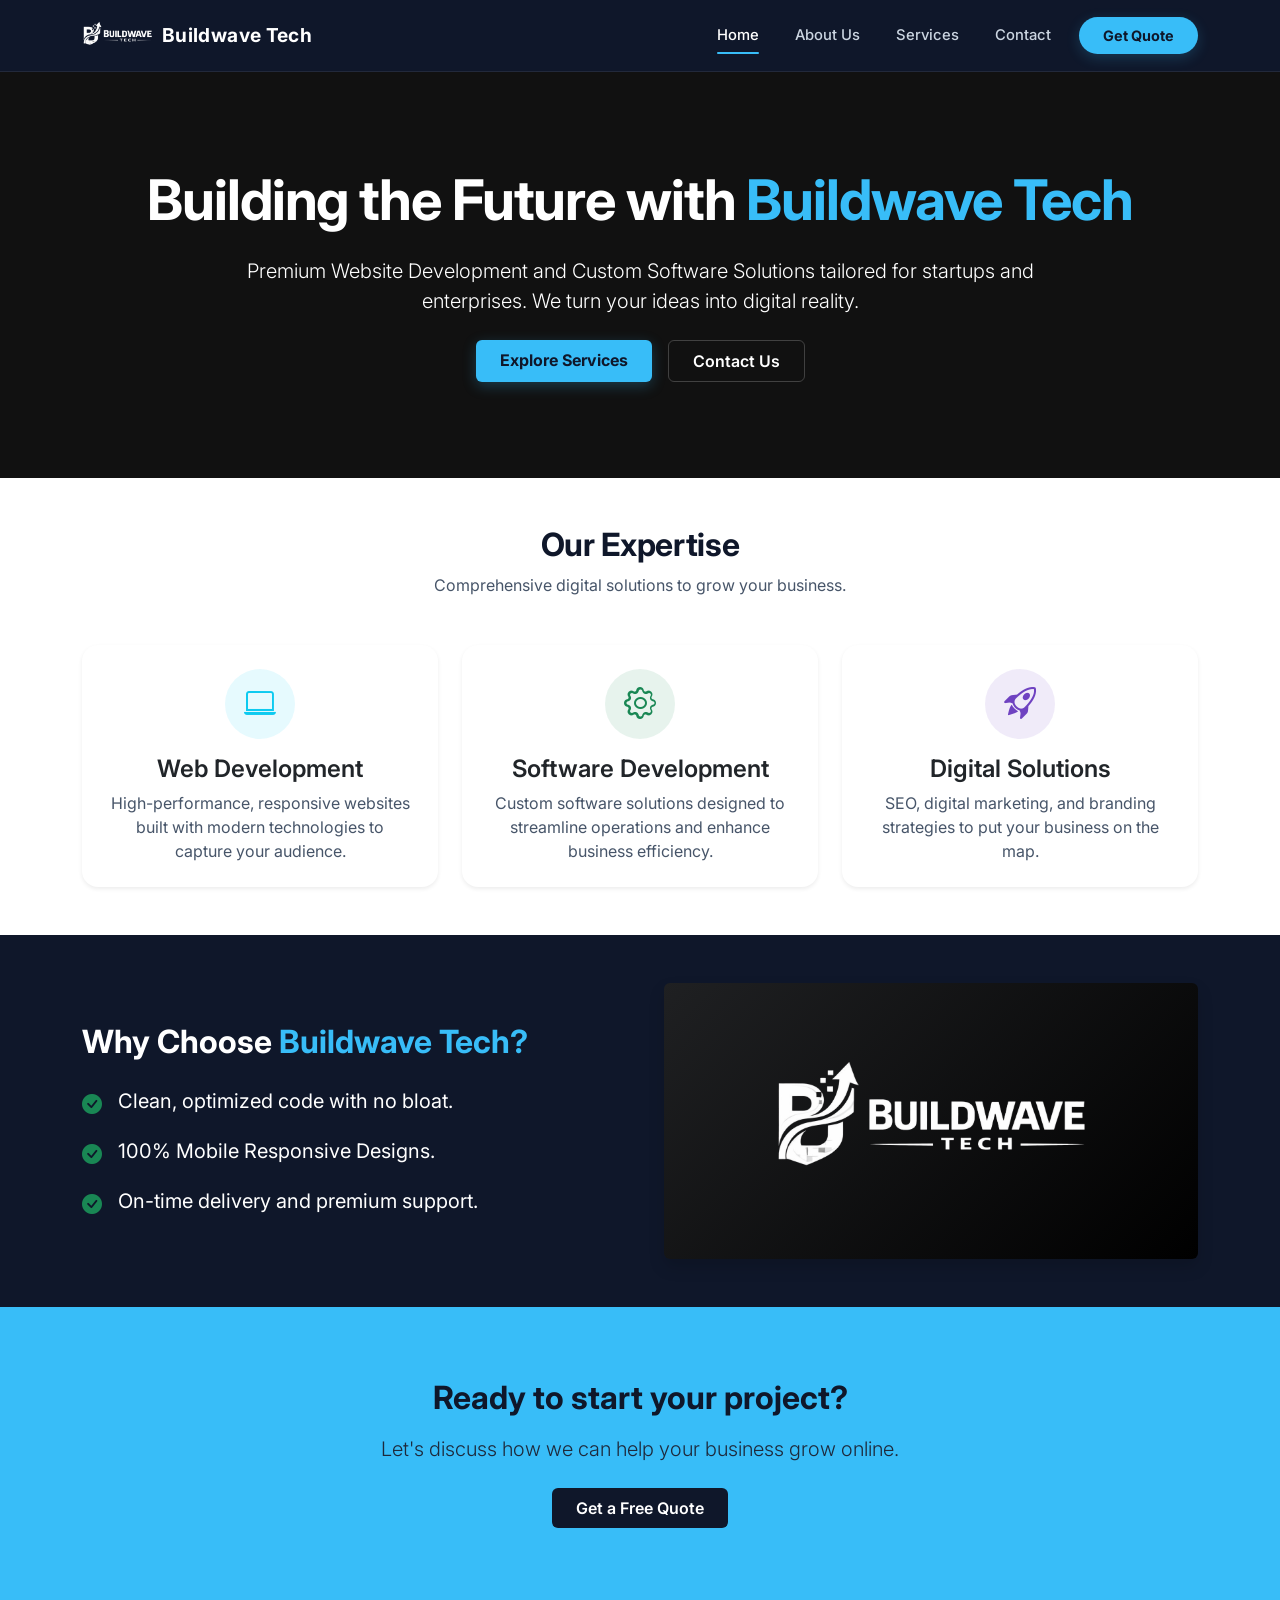
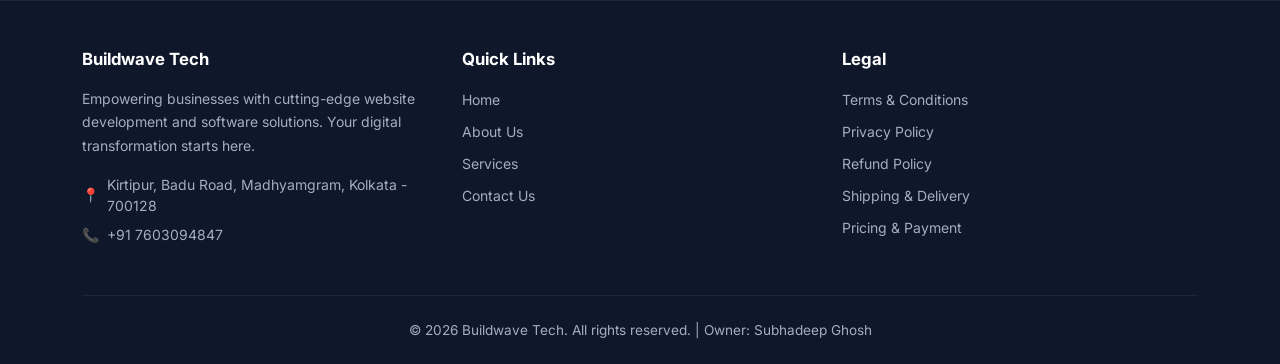
<file: index.html>
<!DOCTYPE html>
<html lang="en">
<head>
    <meta charset="UTF-8">
    <meta name="viewport" content="width=device-width, initial-scale=1.0">
    <title>Buildwave Tech - Home</title>
    <!-- Bootstrap CSS -->
    <link href="https://cdn.jsdelivr.net/npm/bootstrap@5.3.3/dist/css/bootstrap.min.css" rel="stylesheet">
    <!-- Bootstrap Icons -->
    <link href="https://cdn.jsdelivr.net/npm/bootstrap-icons@1.11.3/font/bootstrap-icons.min.css" rel="stylesheet">
    <!-- Google Fonts -->
    <link href="https://fonts.googleapis.com/css2?family=Inter:wght@400;500;600;700;800;900&display=swap" rel="stylesheet">
    <!-- Custom CSS -->
    <link href="assets/css/style.css" rel="stylesheet">
</head>
<body>

<!-- Navbar -->
<nav class="navbar navbar-expand-lg navbar-bwt sticky-top">
    <div class="container">
        <a class="navbar-brand" href="index.html">
            <img src="assets/img/bwt logo.png" alt="Buildwave Tech Logo">
            <span class="d-none d-sm-inline">Buildwave Tech</span>
        </a>
        <button class="navbar-toggler navbar-toggler-bwt" type="button" data-bs-toggle="offcanvas" data-bs-target="#mobileMenu" aria-controls="mobileMenu" aria-label="Toggle navigation">
            <span class="navbar-toggler-icon"></span>
        </button>
        <div class="collapse navbar-collapse" id="navbarNav">
            <ul class="navbar-nav ms-auto align-items-lg-center gap-1">
                <li class="nav-item"><a class="nav-link active" href="index.html">Home</a></li>
                <li class="nav-item"><a class="nav-link" href="about.html">About Us</a></li>
                <li class="nav-item"><a class="nav-link" href="services.html">Services</a></li>
                <li class="nav-item"><a class="nav-link" href="contact.html">Contact</a></li>
                <li class="nav-item ms-lg-2"><a class="btn btn-quote" href="contact.html">Get Quote</a></li>
            </ul>
        </div>
    </div>
</nav>

<!-- Mobile Offcanvas Menu -->
<div class="offcanvas offcanvas-start offcanvas-bwt" tabindex="-1" id="mobileMenu" aria-labelledby="mobileMenuLabel">
    <div class="offcanvas-header">
        <div class="d-flex align-items-center gap-2">
            <img src="assets/img/bwt logo.png" alt="Logo" style="height:32px">
            <span class="text-white fw-bold fs-5">Buildwave Tech</span>
        </div>
        <button type="button" class="btn-close" data-bs-dismiss="offcanvas" aria-label="Close"></button>
    </div>
    <div class="offcanvas-body">
        <ul class="navbar-nav gap-1">
            <li class="nav-item"><a class="nav-link active" href="index.html">Home</a></li>
            <li class="nav-item"><a class="nav-link" href="about.html">About Us</a></li>
            <li class="nav-item"><a class="nav-link" href="services.html">Services</a></li>
            <li class="nav-item"><a class="nav-link" href="contact.html">Contact</a></li>
        </ul>
        <div class="mt-4">
            <a class="btn btn-quote w-100 text-center" href="contact.html">Get Quote</a>
        </div>
    </div>
</div>

<!-- HERO SECTION -->
<section class="hero-section text-center text-white py-5" style="background-color: #111;">
    <div class="container py-5">
        <h1 class="display-4 fw-bold mb-4">Building the Future with <span class="text-sky">Buildwave Tech</span></h1>
        <p class="lead mb-4 mx-auto" style="max-width: 800px;">Premium Website Development and Custom Software Solutions tailored for startups and enterprises. We turn your ideas into digital reality.</p>
        <div class="d-flex gap-3 justify-content-center">
            <a href="services.html" class="btn btn-sky px-4 py-2">Explore Services</a>
            <a href="contact.html" class="btn btn-outline-light-custom px-4 py-2">Contact Us</a>
        </div>
    </div>
</section>

<!-- OUR EXPERTISE SECTION -->
<section class="py-5 bg-white">
    <div class="container text-center">
        <h2 class="section-title fw-bold mb-2">Our Expertise</h2>
        <p class="mb-5" style="color: #475569;">Comprehensive digital solutions to grow your business.</p>
        
        <div class="row g-4">
            <div class="col-md-4">
                <div class="service-card card h-100 border-0 shadow-sm p-4 text-center">
                    <div class="icon-box mx-auto mb-3 bg-info bg-opacity-10 text-info rounded-circle d-flex align-items-center justify-content-center" style="width: 70px; height: 70px; font-size: 32px;">
                        <i class="bi bi-laptop"></i>
                    </div>
                    <h4 class="card-title fw-semibold">Web Development</h4>
                    <p class="card-text" style="color: #475569;">High-performance, responsive websites built with modern technologies to capture your audience.</p>
                </div>
            </div>
            
            <div class="col-md-4">
                <div class="service-card card h-100 border-0 shadow-sm p-4 text-center">
                    <div class="icon-box mx-auto mb-3 bg-success bg-opacity-10 text-success rounded-circle d-flex align-items-center justify-content-center" style="width: 70px; height: 70px; font-size: 32px;">
                        <i class="bi bi-gear"></i>
                    </div>
                    <h4 class="card-title fw-semibold">Software Development</h4>
                    <p class="card-text" style="color: #475569;">Custom software solutions designed to streamline operations and enhance business efficiency.</p>
                </div>
            </div>
            
            <div class="col-md-4">
                <div class="service-card card h-100 border-0 shadow-sm p-4 text-center">
                    <div class="icon-box mx-auto mb-3 rounded-circle d-flex align-items-center justify-content-center" style="width: 70px; height: 70px; font-size: 32px; background-color: rgba(111, 66, 193, 0.1); color: #6f42c1;">
                        <i class="bi bi-rocket-takeoff"></i>
                    </div>
                    <h4 class="card-title fw-semibold">Digital Solutions</h4>
                    <p class="card-text" style="color: #475569;">SEO, digital marketing, and branding strategies to put your business on the map.</p>
                </div>
            </div>
        </div>
    </div>
</section>

<!-- WHY CHOOSE US SECTION -->
<section class="why-section py-5" style="background-color: #0f172a;">
    <div class="container">
        <div class="row align-items-center g-5">
            <div class="col-md-6">
                <h2 class="fw-bold mb-4">Why Choose <span class="text-sky">Buildwave Tech?</span></h2>
                <ul class="list-unstyled mb-0 d-flex flex-column gap-3 fs-5">
                    <li class="d-flex align-items-start gap-3">
                        <i class="bi bi-check-circle-fill text-success mt-1"></i>
                        <span>Clean, optimized code with no bloat.</span>
                    </li>
                    <li class="d-flex align-items-start gap-3">
                        <i class="bi bi-check-circle-fill text-success mt-1"></i>
                        <span>100% Mobile Responsive Designs.</span>
                    </li>
                    <li class="d-flex align-items-start gap-3">
                        <i class="bi bi-check-circle-fill text-success mt-1"></i>
                        <span>On-time delivery and premium support.</span>
                    </li>
                </ul>
            </div>
            <div class="col-md-6">
                <div class="rounded p-5 text-center shadow" style="background: linear-gradient(135deg, #1f2022, #000);">
                    <img src="assets/img/bwt logo.png" alt="Buildwave Tech" class="img-fluid" style="max-height: 180px;">
                </div>
            </div>
        </div>
    </div>
</section>

<!-- CTA SECTION -->
<section class="cta-section-sky py-5 text-center" style="background-color: #38BDF8;">
    <div class="container py-4">
        <h2 class="fw-bold mb-3" style="color: #0F172A;">Ready to start your project?</h2>
        <p class="lead mb-4" style="color: #1e293b;">Let's discuss how we can help your business grow online.</p>
        <a href="contact.html" class="btn btn-dark-custom px-4 py-2 fw-semibold">Get a Free Quote</a>
    </div>
</section>

<!-- Footer -->
<footer class="footer-bwt">
    <div class="container">
        <div class="row g-4">
            <!-- Company Info -->
            <div class="col-md-4">
                <h5>Buildwave Tech</h5>
                <p class="mb-3" style="font-size:0.875rem;line-height:1.7">Empowering businesses with cutting-edge website development and software solutions. Your digital transformation starts here.</p>
                <div class="d-flex align-items-center gap-2 mb-2" style="font-size:0.875rem">
                    <span class="text-sky">📍</span>
                    <span>Kirtipur, Badu Road, Madhyamgram, Kolkata - 700128</span>
                </div>
                <div class="d-flex align-items-center gap-2" style="font-size:0.875rem">
                    <span class="text-sky">📞</span>
                    <span>+91 7603094847</span>
                </div>
            </div>
            <!-- Quick Links -->
            <div class="col-md-4">
                <h5>Quick Links</h5>
                <ul class="list-unstyled d-flex flex-column gap-2">
                    <li><a href="index.html">Home</a></li>
                    <li><a href="about.html">About Us</a></li>
                    <li><a href="services.html">Services</a></li>
                    <li><a href="contact.html">Contact Us</a></li>
                </ul>
            </div>
            <!-- Legal -->
            <div class="col-md-4">
                <h5>Legal</h5>
                <ul class="list-unstyled d-flex flex-column gap-2">
                    <li><a href="terms.html">Terms &amp; Conditions</a></li>
                    <li><a href="privacy.html">Privacy Policy</a></li>
                    <li><a href="refund.html">Refund Policy</a></li>
                    <li><a href="shipping.html">Shipping & Delivery</a></li>
                    <li><a href="pricing.html">Pricing & Payment</a></li>
                </ul>
            </div>
        </div>
        <div class="footer-bottom">
            <p class="mb-0">&copy; 2026 Buildwave Tech. All rights reserved. | Owner: Subhadeep Ghosh</p>
        </div>
    </div>
</footer>

<!-- Bootstrap JS -->
<script src="https://cdn.jsdelivr.net/npm/bootstrap@5.3.3/dist/js/bootstrap.bundle.min.js"></script>
</body>
</html>
</file>
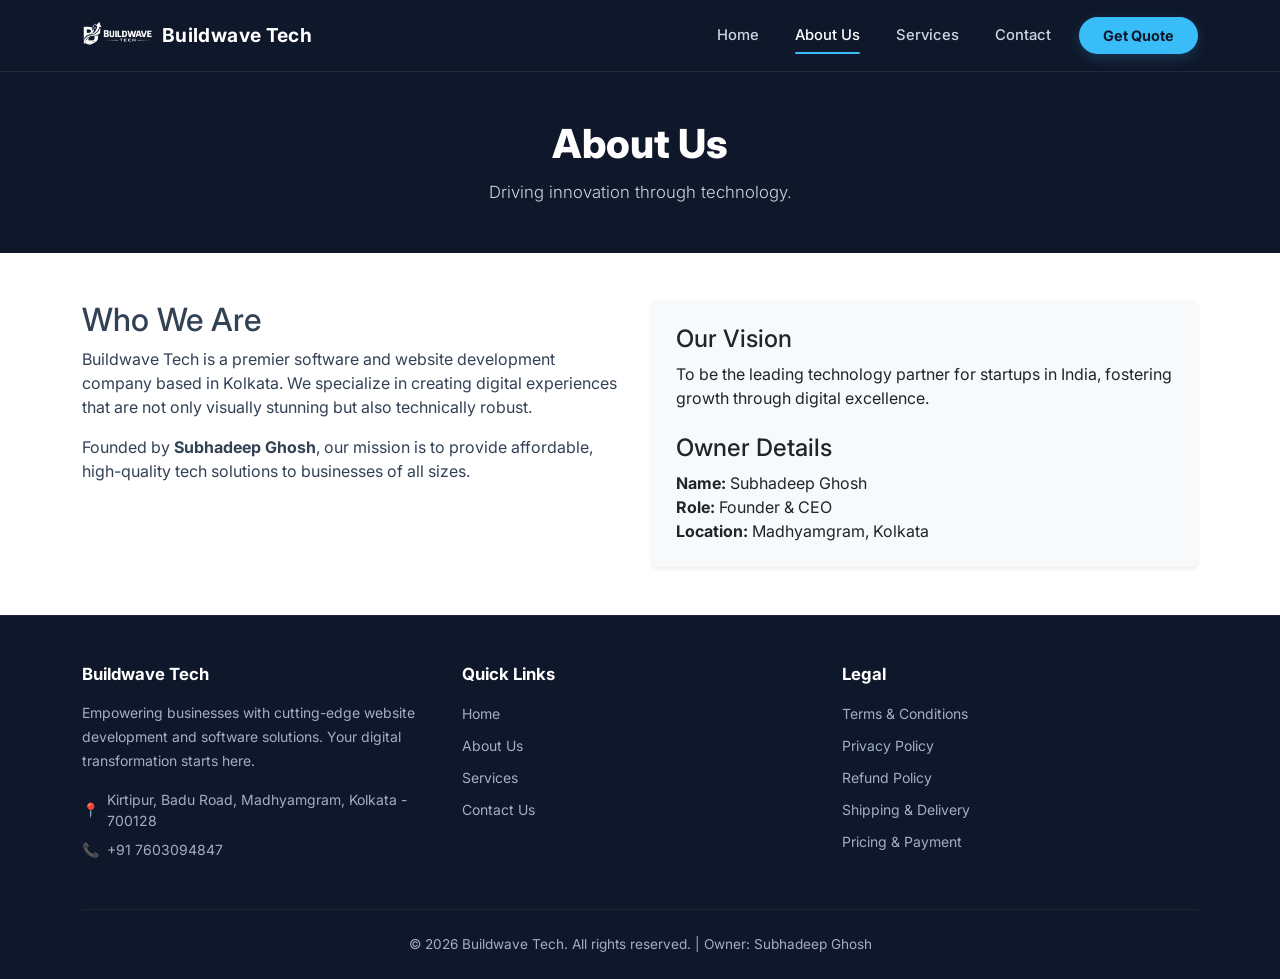
<file: about.html>
<!DOCTYPE html>
<html lang="en">
<head>
    <meta charset="UTF-8">
    <meta name="viewport" content="width=device-width, initial-scale=1.0">
    <title>About Us - Buildwave Tech</title>
    <!-- Bootstrap CSS -->
    <link href="https://cdn.jsdelivr.net/npm/bootstrap@5.3.3/dist/css/bootstrap.min.css" rel="stylesheet">
    <!-- Bootstrap Icons -->
    <link href="https://cdn.jsdelivr.net/npm/bootstrap-icons@1.11.3/font/bootstrap-icons.min.css" rel="stylesheet">
    <!-- Google Fonts -->
    <link href="https://fonts.googleapis.com/css2?family=Inter:wght@400;500;600;700;800;900&display=swap" rel="stylesheet">
    <!-- Custom CSS -->
    <link href="assets/css/style.css" rel="stylesheet">
</head>
<body>
<!-- Navbar -->
<nav class="navbar navbar-expand-lg navbar-bwt sticky-top">
    <div class="container">
        <a class="navbar-brand" href="index.html">
            <img src="assets/img/bwt logo.png" alt="Buildwave Tech Logo">
            <span class="d-none d-sm-inline">Buildwave Tech</span>
        </a>
        <button class="navbar-toggler navbar-toggler-bwt" type="button" data-bs-toggle="offcanvas" data-bs-target="#mobileMenu" aria-controls="mobileMenu" aria-label="Toggle navigation">
            <span class="navbar-toggler-icon"></span>
        </button>
        <div class="collapse navbar-collapse" id="navbarNav">
            <ul class="navbar-nav ms-auto align-items-lg-center gap-1">
                <li class="nav-item"><a class="nav-link" href="index.html">Home</a></li>
                <li class="nav-item"><a class="nav-link active" href="about.html">About Us</a></li>
                <li class="nav-item"><a class="nav-link" href="services.html">Services</a></li>
                <li class="nav-item"><a class="nav-link" href="contact.html">Contact</a></li>
                <li class="nav-item ms-lg-2"><a class="btn btn-quote" href="contact.html">Get Quote</a></li>
            </ul>
        </div>
    </div>
</nav>

<!-- Mobile Offcanvas Menu -->
<div class="offcanvas offcanvas-start offcanvas-bwt" tabindex="-1" id="mobileMenu" aria-labelledby="mobileMenuLabel">
    <div class="offcanvas-header">
        <div class="d-flex align-items-center gap-2">
            <img src="assets/img/bwt logo.png" alt="Logo" style="height:32px">
            <span class="text-white fw-bold fs-5">Buildwave Tech</span>
        </div>
        <button type="button" class="btn-close" data-bs-dismiss="offcanvas" aria-label="Close"></button>
    </div>
    <div class="offcanvas-body">
        <ul class="navbar-nav gap-1">
            <li class="nav-item"><a class="nav-link" href="index.html">Home</a></li>
            <li class="nav-item"><a class="nav-link active" href="about.html">About Us</a></li>
            <li class="nav-item"><a class="nav-link" href="services.html">Services</a></li>
            <li class="nav-item"><a class="nav-link" href="contact.html">Contact</a></li>
        </ul>
        <div class="mt-4">
            <a class="btn btn-quote w-100 text-center" href="contact.html">Get Quote</a>
        </div>
    </div>
</div>

<header class="page-header py-5 text-center">
    <div class="container">
        <h1>About Us</h1>
        <p class="lead mb-0">Driving innovation through technology.</p>
    </div>
</header>

<section class="py-5 bg-white">
    <div class="container">
        <div class="row g-4">
            <div class="col-md-6">
                <h2>Who We Are</h2>
                <p>Buildwave Tech is a premier software and website development company based in Kolkata. We specialize in creating digital experiences that are not only visually stunning but also technically robust.</p>
                <p>Founded by <strong>Subhadeep Ghosh</strong>, our mission is to provide affordable, high-quality tech solutions to businesses of all sizes.</p>
            </div>
            <div class="col-md-6">
                <div class="card bg-light border-0 rounded shadow-sm h-100">
                    <div class="card-body p-4">
                        <h3 class="h4">Our Vision</h3>
                        <p>To be the leading technology partner for startups in India, fostering growth through digital excellence.</p>
                        <h3 class="h4 mt-4">Owner Details</h3>
                        <ul class="list-unstyled mb-0">
                            <li><strong>Name:</strong> Subhadeep Ghosh</li>
                            <li><strong>Role:</strong> Founder & CEO</li>
                            <li><strong>Location:</strong> Madhyamgram, Kolkata</li>
                        </ul>
                    </div>
                </div>
            </div>
        </div>
    </div>
</section>

<!-- Footer -->
<footer class="footer-bwt">
    <div class="container">
        <div class="row g-4">
            <!-- Company Info -->
            <div class="col-md-4">
                <h5>Buildwave Tech</h5>
                <p class="mb-3" style="font-size:0.875rem;line-height:1.7">Empowering businesses with cutting-edge website development and software solutions. Your digital transformation starts here.</p>
                <div class="d-flex align-items-center gap-2 mb-2" style="font-size:0.875rem">
                    <span class="text-sky">📍</span>
                    <span>Kirtipur, Badu Road, Madhyamgram, Kolkata - 700128</span>
                </div>
                <div class="d-flex align-items-center gap-2" style="font-size:0.875rem">
                    <span class="text-sky">📞</span>
                    <span>+91 7603094847</span>
                </div>
            </div>
            <!-- Quick Links -->
            <div class="col-md-4">
                <h5>Quick Links</h5>
                <ul class="list-unstyled d-flex flex-column gap-2">
                    <li><a href="index.html">Home</a></li>
                    <li><a href="about.html">About Us</a></li>
                    <li><a href="services.html">Services</a></li>
                    <li><a href="contact.html">Contact Us</a></li>
                </ul>
            </div>
            <!-- Legal -->
            <div class="col-md-4">
                <h5>Legal</h5>
                <ul class="list-unstyled d-flex flex-column gap-2">
                    <li><a href="terms.html">Terms &amp; Conditions</a></li>
                    <li><a href="privacy.html">Privacy Policy</a></li>
                    <li><a href="refund.html">Refund Policy</a></li>
                    <li><a href="shipping.html">Shipping & Delivery</a></li>
                    <li><a href="pricing.html">Pricing & Payment</a></li>
                </ul>
            </div>
        </div>
        <div class="footer-bottom">
            <p class="mb-0">&copy; 2026 Buildwave Tech. All rights reserved. | Owner: Subhadeep Ghosh</p>
        </div>
    </div>
</footer>

<!-- Bootstrap JS -->
<script src="https://cdn.jsdelivr.net/npm/bootstrap@5.3.3/dist/js/bootstrap.bundle.min.js"></script>
</body>
</html>
</file>
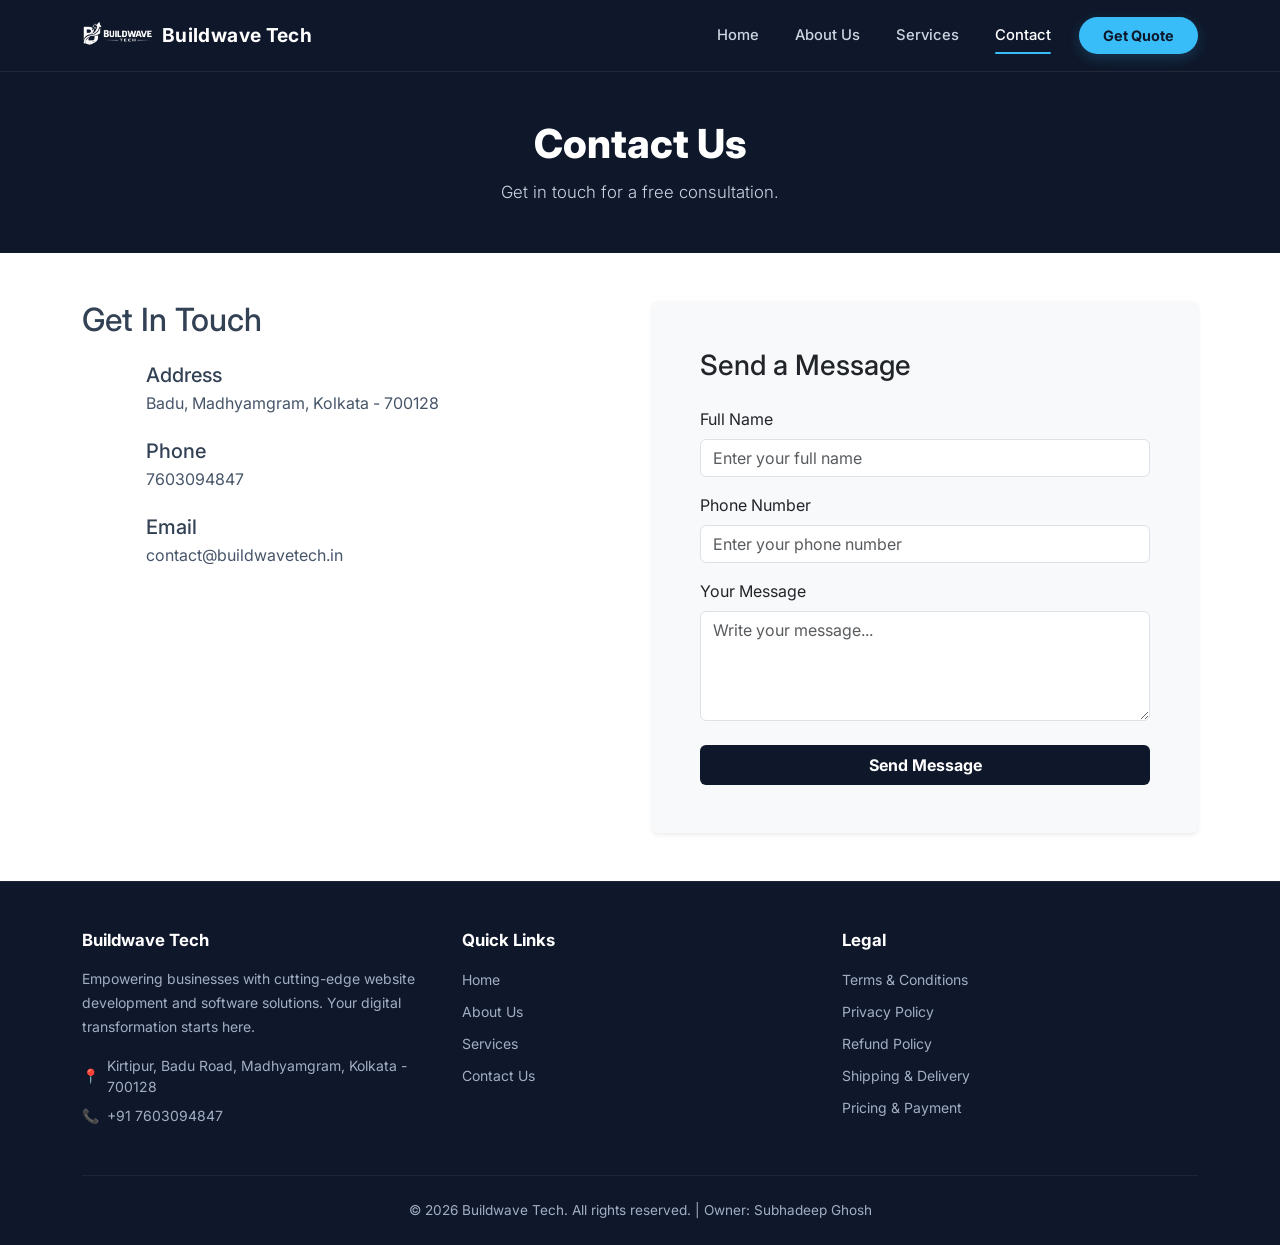
<file: contact.html>
<!DOCTYPE html>
<html lang="en">
<head>
    <meta charset="UTF-8">
    <meta name="viewport" content="width=device-width, initial-scale=1.0">

    <title>Contact Us - Buildwave Tech</title>

    <!-- Bootstrap CSS -->
    <link href="https://cdn.jsdelivr.net/npm/bootstrap@5.3.3/dist/css/bootstrap.min.css" rel="stylesheet">

    <!-- Bootstrap Icons -->
    <link href="https://cdn.jsdelivr.net/npm/bootstrap-icons@1.11.3/font/bootstrap-icons.min.css" rel="stylesheet">

    <!-- Google Fonts -->
    <link href="https://fonts.googleapis.com/css2?family=Inter:wght@400;500;600;700;800;900&display=swap" rel="stylesheet">

    <!-- Custom CSS -->
    <link href="assets/css/style.css" rel="stylesheet">
</head>

<body>

<!-- Navbar -->
<nav class="navbar navbar-expand-lg navbar-bwt sticky-top">
    <div class="container">

        <a class="navbar-brand" href="index.html">
            <img src="assets/img/bwt logo.png" alt="Buildwave Tech Logo">
            <span class="d-none d-sm-inline">Buildwave Tech</span>
        </a>

        <button
            class="navbar-toggler navbar-toggler-bwt"
            type="button"
            data-bs-toggle="offcanvas"
            data-bs-target="#mobileMenu"
            aria-controls="mobileMenu"
            aria-label="Toggle navigation">

            <span class="navbar-toggler-icon"></span>
        </button>

        <div class="collapse navbar-collapse" id="navbarNav">

            <ul class="navbar-nav ms-auto align-items-lg-center gap-1">

                <li class="nav-item">
                    <a class="nav-link" href="index.html">Home</a>
                </li>

                <li class="nav-item">
                    <a class="nav-link" href="about.html">About Us</a>
                </li>

                <li class="nav-item">
                    <a class="nav-link" href="services.html">Services</a>
                </li>

                <li class="nav-item">
                    <a class="nav-link active" href="contact.html">Contact</a>
                </li>

                <li class="nav-item ms-lg-2">
                    <a class="btn btn-quote" href="contact.html">Get Quote</a>
                </li>

            </ul>

        </div>
    </div>
</nav>


<!-- Mobile Offcanvas Menu -->
<div
    class="offcanvas offcanvas-start offcanvas-bwt"
    tabindex="-1"
    id="mobileMenu"
    aria-labelledby="mobileMenuLabel">

    <div class="offcanvas-header">

        <div class="d-flex align-items-center gap-2">

            <img
                src="assets/img/bwt logo.png"
                alt="Logo"
                style="height:32px">

            <span class="text-white fw-bold fs-5">
                Buildwave Tech
            </span>

        </div>

        <button
            type="button"
            class="btn-close"
            data-bs-dismiss="offcanvas"
            aria-label="Close">
        </button>

    </div>

    <div class="offcanvas-body">

        <ul class="navbar-nav gap-1">

            <li class="nav-item">
                <a class="nav-link" href="index.html">Home</a>
            </li>

            <li class="nav-item">
                <a class="nav-link" href="about.html">About Us</a>
            </li>

            <li class="nav-item">
                <a class="nav-link" href="services.html">Services</a>
            </li>

            <li class="nav-item">
                <a class="nav-link active" href="contact.html">Contact</a>
            </li>

        </ul>

        <div class="mt-4">

            <a
                class="btn btn-quote w-100 text-center"
                href="contact.html">

                Get Quote

            </a>

        </div>

    </div>
</div>


<!-- Page Header -->
<header class="page-header py-5 text-center">

    <div class="container">

        <h1>Contact Us</h1>

        <p class="lead mb-0">
            Get in touch for a free consultation.
        </p>

    </div>

</header>


<!-- Contact Section -->
<section class="py-5 bg-white">

    <div class="container">

        <div class="row g-4">


            <!-- Contact Information -->
            <div class="col-lg-6">

                <h2 class="mb-4">
                    Get In Touch
                </h2>


                <!-- Address -->
                <div class="d-flex align-items-center mb-4">

                    <div
                        class="bg-sky text-white rounded-circle d-flex align-items-center justify-content-center me-3"
                        style="width:48px;height:48px;background-color: var(--bwt-sky) !important;">

                        <i class="bi bi-geo-alt-fill fs-5"></i>

                    </div>

                    <div>

                        <h5 class="mb-1">
                            Address
                        </h5>

                        <p
                            class="mb-0"
                            style="color: #475569;">

                            Badu, Madhyamgram, Kolkata - 700128

                        </p>

                    </div>

                </div>


                <!-- Phone -->
                <div class="d-flex align-items-center mb-4">

                    <div
                        class="bg-sky text-white rounded-circle d-flex align-items-center justify-content-center me-3"
                        style="width:48px;height:48px;background-color: var(--bwt-sky) !important;">

                        <i class="bi bi-telephone-fill fs-5"></i>

                    </div>

                    <div>

                        <h5 class="mb-1">
                            Phone
                        </h5>

                        <p
                            class="mb-0"
                            style="color: #475569;">

                            7603094847

                        </p>

                    </div>

                </div>


                <!-- Email -->
                <div class="d-flex align-items-center mb-4">

                    <div
                        class="bg-sky text-white rounded-circle d-flex align-items-center justify-content-center me-3"
                        style="width:48px;height:48px;background-color: var(--bwt-sky) !important;">

                        <i class="bi bi-envelope-fill fs-5"></i>

                    </div>

                    <div>

                        <h5 class="mb-1">
                            Email
                        </h5>

                        <p
                            class="mb-0"
                            style="color: #475569;">

                            contact@buildwavetech.in

                        </p>

                    </div>

                </div>

            </div>


            <!-- Contact Form -->
            <div class="col-lg-6">

                <div class="card bg-light border-0 rounded shadow-sm">

                    <div class="card-body p-4 p-md-5">

                        <h3 class="mb-4">
                            Send a Message
                        </h3>


                        <!-- WhatsApp Contact Form -->
                        <form id="contactForm">


                            <!-- Full Name -->
                            <div class="mb-3">

                                <label
                                    for="fullName"
                                    class="form-label">

                                    Full Name

                                </label>

                                <input
                                    type="text"
                                    class="form-control"
                                    id="fullName"
                                    placeholder="Enter your full name"
                                    required>

                            </div>


                            <!-- Phone Number -->
                            <div class="mb-3">

                                <label
                                    for="phoneNumber"
                                    class="form-label">

                                    Phone Number

                                </label>

                                <input
                                    type="tel"
                                    class="form-control"
                                    id="phoneNumber"
                                    placeholder="Enter your phone number"
                                    required>

                            </div>


                            <!-- Message -->
                            <div class="mb-4">

                                <label
                                    for="message"
                                    class="form-label">

                                    Your Message

                                </label>

                                <textarea
                                    class="form-control"
                                    id="message"
                                    rows="4"
                                    placeholder="Write your message..."
                                    required></textarea>

                            </div>


                            <!-- Submit Button -->
                            <button
                                type="submit"
                                class="btn btn-dark-custom w-100 py-2">

                                Send Message

                            </button>

                        </form>

                    </div>

                </div>

            </div>

        </div>

    </div>

</section>


<!-- Footer -->
<footer class="footer-bwt">

    <div class="container">

        <div class="row g-4">


            <!-- Company Info -->
            <div class="col-md-4">

                <h5>
                    Buildwave Tech
                </h5>

                <p
                    class="mb-3"
                    style="font-size:0.875rem;line-height:1.7">

                    Empowering businesses with cutting-edge website development and software solutions. Your digital transformation starts here.

                </p>

                <div
                    class="d-flex align-items-center gap-2 mb-2"
                    style="font-size:0.875rem">

                    <span class="text-sky">
                        📍
                    </span>

                    <span>
                        Kirtipur, Badu Road, Madhyamgram, Kolkata - 700128
                    </span>

                </div>

                <div
                    class="d-flex align-items-center gap-2"
                    style="font-size:0.875rem">

                    <span class="text-sky">
                        📞
                    </span>

                    <span>
                        +91 7603094847
                    </span>

                </div>

            </div>


            <!-- Quick Links -->
            <div class="col-md-4">

                <h5>
                    Quick Links
                </h5>

                <ul class="list-unstyled d-flex flex-column gap-2">

                    <li>
                        <a href="index.html">
                            Home
                        </a>
                    </li>

                    <li>
                        <a href="about.html">
                            About Us
                        </a>
                    </li>

                    <li>
                        <a href="services.html">
                            Services
                        </a>
                    </li>

                    <li>
                        <a href="contact.html">
                            Contact Us
                        </a>
                    </li>

                </ul>

            </div>


            <!-- Legal -->
            <div class="col-md-4">

                <h5>
                    Legal
                </h5>

                <ul class="list-unstyled d-flex flex-column gap-2">

                    <li>
                        <a href="terms.html">
                            Terms &amp; Conditions
                        </a>
                    </li>

                    <li>
                        <a href="privacy.html">
                            Privacy Policy
                        </a>
                    </li>

                    <li>
                        <a href="refund.html">
                            Refund Policy
                        </a>
                    </li>

                    <li>
                        <a href="shipping.html">
                            Shipping &amp; Delivery
                        </a>
                    </li>

                    <li>
                        <a href="pricing.html">
                            Pricing &amp; Payment
                        </a>
                    </li>

                </ul>

            </div>

        </div>


        <!-- Footer Bottom -->
        <div class="footer-bottom">

            <p class="mb-0">

                &copy; 2026 Buildwave Tech. All rights reserved. |
                Owner: Subhadeep Ghosh

            </p>

        </div>

    </div>

</footer>


<!-- Bootstrap JS -->
<script src="https://cdn.jsdelivr.net/npm/bootstrap@5.3.3/dist/js/bootstrap.bundle.min.js"></script>


<!-- WhatsApp Form Script -->
<script>

document.getElementById("contactForm").addEventListener("submit", function(event) {

    event.preventDefault();


    // Get form values
    const name = document.getElementById("fullName").value.trim();

    const phone = document.getElementById("phoneNumber").value.trim();

    const message = document.getElementById("message").value.trim();


    // WhatsApp message
    const whatsappMessage =
        "Hello Buildwave Tech,%0A%0A" +
        "Name: " + encodeURIComponent(name) + "%0A" +
        "Phone: " + encodeURIComponent(phone) + "%0A" +
        "Message: " + encodeURIComponent(message);


    // Your WhatsApp number
    const whatsappURL =
        "https://wa.me/917603094847?text=" + whatsappMessage;


    // Open WhatsApp
    window.open(whatsappURL, "_blank");

});

</script>

</body>
</html>
</file>
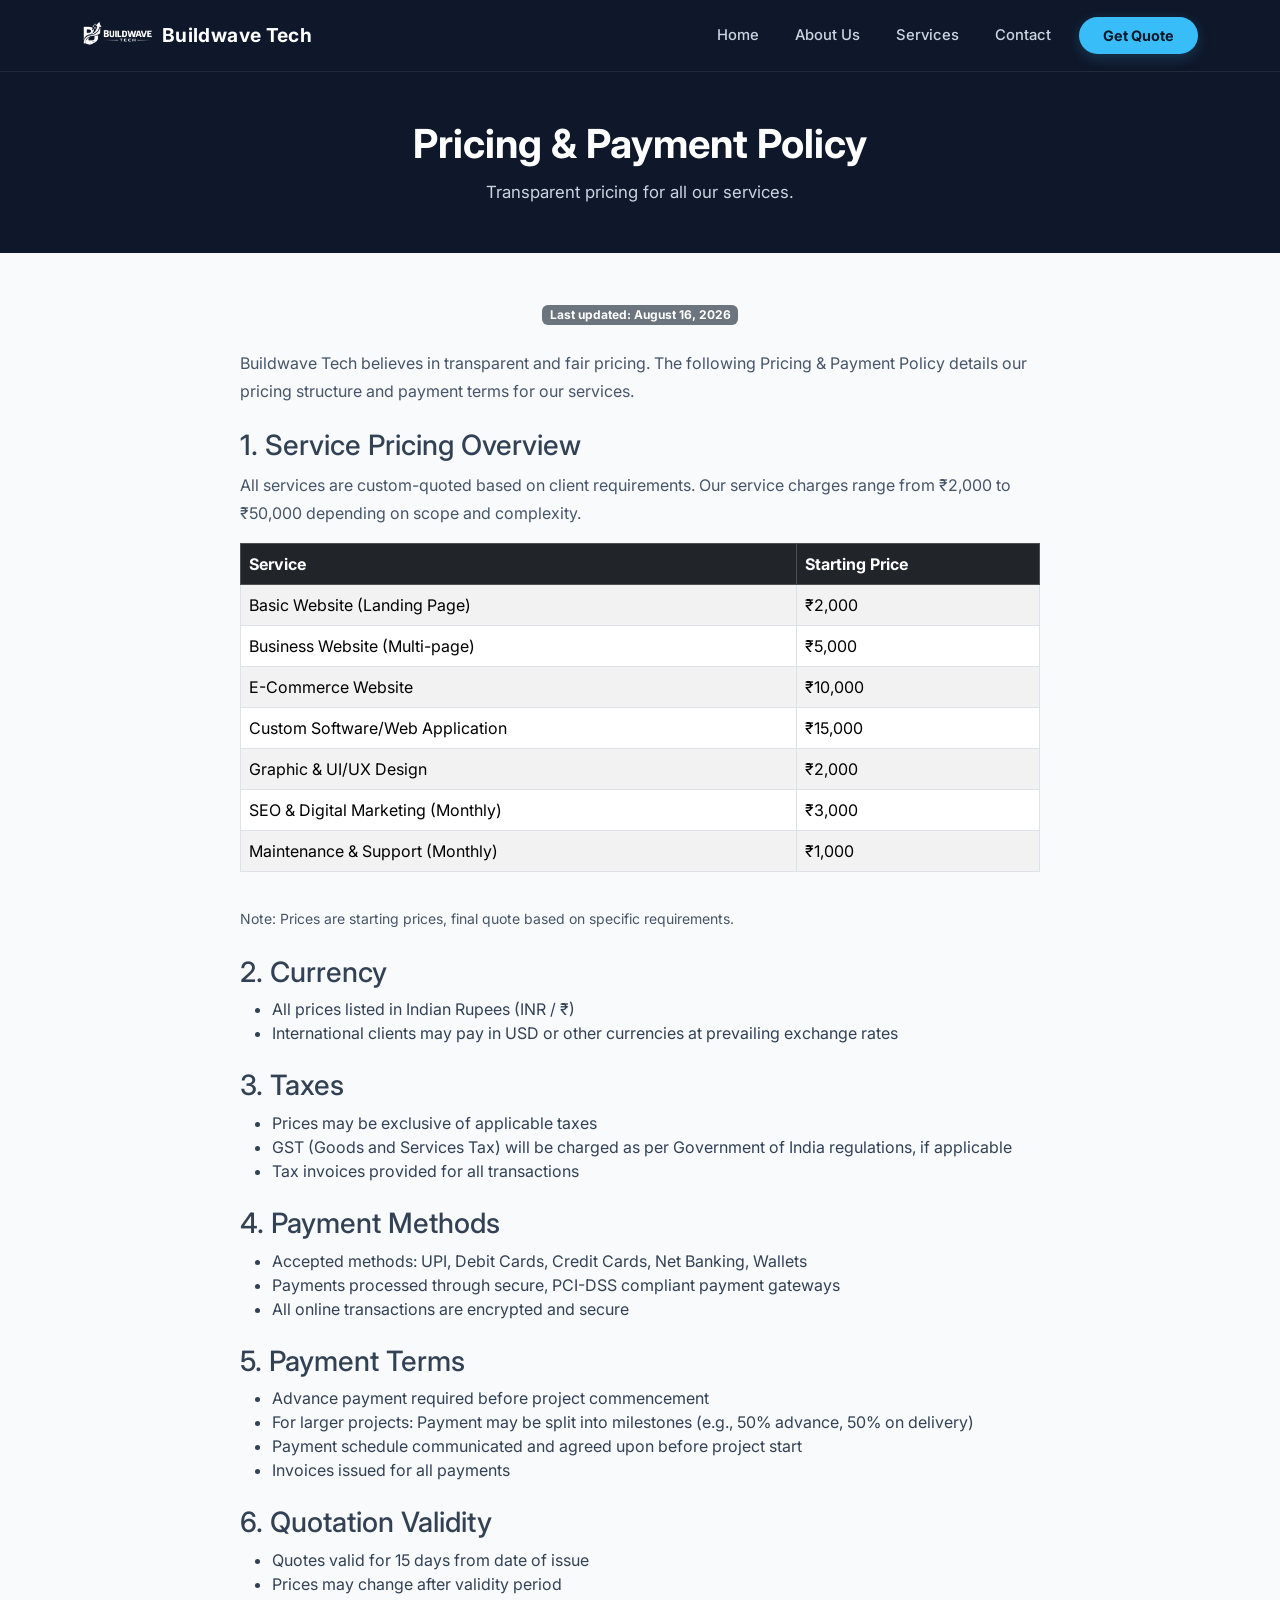
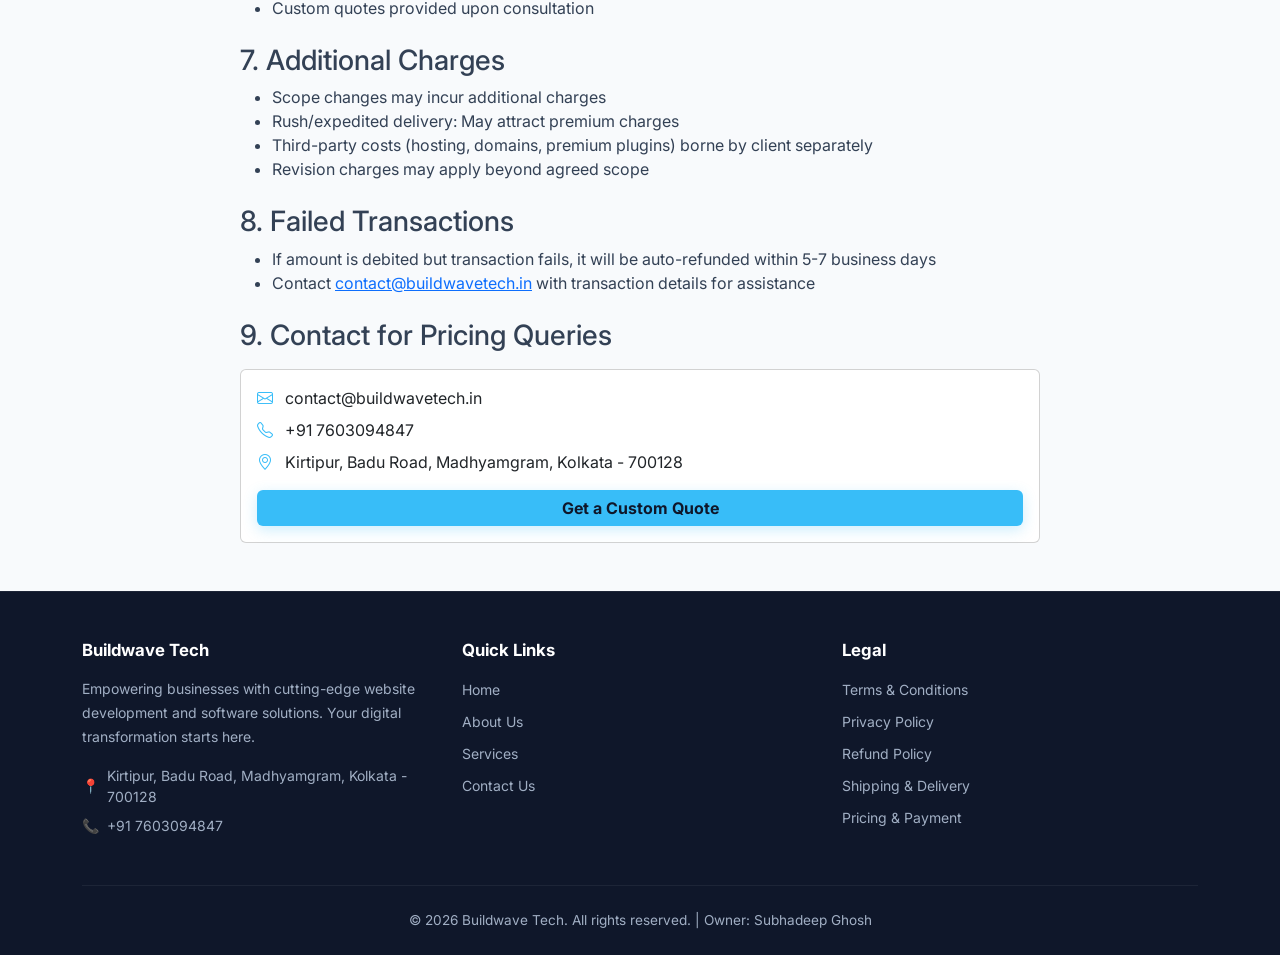
<file: pricing.html>
<!DOCTYPE html>
<html lang="en">
<head>
    <meta charset="UTF-8">
    <meta name="viewport" content="width=device-width, initial-scale=1.0">
    <title>Pricing & Payment Policy - Buildwave Tech</title>
    <!-- Bootstrap CSS -->
    <link href="https://cdn.jsdelivr.net/npm/bootstrap@5.3.3/dist/css/bootstrap.min.css" rel="stylesheet">
    <!-- Bootstrap Icons -->
    <link href="https://cdn.jsdelivr.net/npm/bootstrap-icons@1.11.3/font/bootstrap-icons.min.css" rel="stylesheet">
    <!-- Google Fonts -->
    <link href="https://fonts.googleapis.com/css2?family=Inter:wght@400;500;600;700;800;900&display=swap" rel="stylesheet">
    <!-- Custom CSS -->
    <link href="assets/css/style.css" rel="stylesheet">
</head>
<body>
    <!-- Navbar -->
    <nav class="navbar navbar-expand-lg navbar-bwt sticky-top">
        <div class="container">
            <a class="navbar-brand" href="index.html">
                <img src="assets/img/bwt logo.png" alt="Buildwave Tech Logo">
                <span class="d-none d-sm-inline">Buildwave Tech</span>
            </a>
            <button class="navbar-toggler navbar-toggler-bwt" type="button" data-bs-toggle="offcanvas" data-bs-target="#mobileMenu" aria-controls="mobileMenu" aria-label="Toggle navigation">
                <span class="navbar-toggler-icon"></span>
            </button>
            <div class="collapse navbar-collapse" id="navbarNav">
                <ul class="navbar-nav ms-auto align-items-lg-center gap-1">
                    <li class="nav-item"><a class="nav-link" href="index.html">Home</a></li>
                    <li class="nav-item"><a class="nav-link" href="about.html">About Us</a></li>
                    <li class="nav-item"><a class="nav-link" href="services.html">Services</a></li>
                    <li class="nav-item"><a class="nav-link" href="contact.html">Contact</a></li>
                    <li class="nav-item ms-lg-2"><a class="btn btn-quote" href="contact.html">Get Quote</a></li>
                </ul>
            </div>
        </div>
    </nav>

    <!-- Mobile Offcanvas Menu -->
    <div class="offcanvas offcanvas-start offcanvas-bwt" tabindex="-1" id="mobileMenu" aria-labelledby="mobileMenuLabel">
        <div class="offcanvas-header">
            <div class="d-flex align-items-center gap-2">
                <img src="assets/img/bwt logo.png" alt="Logo" style="height:32px">
                <span class="text-white fw-bold fs-5">Buildwave Tech</span>
            </div>
            <button type="button" class="btn-close" data-bs-dismiss="offcanvas" aria-label="Close"></button>
        </div>
        <div class="offcanvas-body">
            <ul class="navbar-nav gap-1">
                <li class="nav-item"><a class="nav-link" href="index.html">Home</a></li>
                <li class="nav-item"><a class="nav-link" href="about.html">About Us</a></li>
                <li class="nav-item"><a class="nav-link" href="services.html">Services</a></li>
                <li class="nav-item"><a class="nav-link" href="contact.html">Contact</a></li>
            </ul>
            <div class="mt-4">
                <a class="btn btn-quote w-100 text-center" href="contact.html">Get Quote</a>
            </div>
        </div>
    </div>

    <!-- Page Header -->
    <section class="page-header py-5" style="background-color: #0f172a;">
        <div class="container text-center">
            <h1 class="fw-bold">Pricing &amp; Payment Policy</h1>
            <p class="mb-0">Transparent pricing for all our services.</p>
        </div>
    </section>

    <!-- Content -->
    <section class="py-5">
        <div class="container">
            <div class="legal-content mx-auto" style="max-width: 800px;">
                <div class="mb-4 text-center">
                    <span class="badge bg-secondary">Last updated: August 16, 2026</span>
                </div>
                
                <p>Buildwave Tech believes in transparent and fair pricing. The following Pricing &amp; Payment Policy details our pricing structure and payment terms for our services.</p>

                <h3 class="mt-4">1. Service Pricing Overview</h3>
                <p>All services are custom-quoted based on client requirements. Our service charges range from ₹2,000 to ₹50,000 depending on scope and complexity.</p>
                <div class="table-responsive my-3">
                    <table class="table table-striped table-bordered">
                        <thead class="table-dark">
                            <tr>
                                <th>Service</th>
                                <th>Starting Price</th>
                            </tr>
                        </thead>
                        <tbody>
                            <tr>
                                <td>Basic Website (Landing Page)</td>
                                <td>₹2,000</td>
                            </tr>
                            <tr>
                                <td>Business Website (Multi-page)</td>
                                <td>₹5,000</td>
                            </tr>
                            <tr>
                                <td>E-Commerce Website</td>
                                <td>₹10,000</td>
                            </tr>
                            <tr>
                                <td>Custom Software/Web Application</td>
                                <td>₹15,000</td>
                            </tr>
                            <tr>
                                <td>Graphic &amp; UI/UX Design</td>
                                <td>₹2,000</td>
                            </tr>
                            <tr>
                                <td>SEO &amp; Digital Marketing (Monthly)</td>
                                <td>₹3,000</td>
                            </tr>
                            <tr>
                                <td>Maintenance &amp; Support (Monthly)</td>
                                <td>₹1,000</td>
                            </tr>
                        </tbody>
                    </table>
                </div>
                <p style="color: #475569;"><small>Note: Prices are starting prices, final quote based on specific requirements.</small></p>

                <h3 class="mt-4">2. Currency</h3>
                <ul>
                    <li>All prices listed in Indian Rupees (INR / ₹)</li>
                    <li>International clients may pay in USD or other currencies at prevailing exchange rates</li>
                </ul>

                <h3 class="mt-4">3. Taxes</h3>
                <ul>
                    <li>Prices may be exclusive of applicable taxes</li>
                    <li>GST (Goods and Services Tax) will be charged as per Government of India regulations, if applicable</li>
                    <li>Tax invoices provided for all transactions</li>
                </ul>

                <h3 class="mt-4">4. Payment Methods</h3>
                <ul>
                    <li>Accepted methods: UPI, Debit Cards, Credit Cards, Net Banking, Wallets</li>
                    <li>Payments processed through secure, PCI-DSS compliant payment gateways</li>
                    <li>All online transactions are encrypted and secure</li>
                </ul>

                <h3 class="mt-4">5. Payment Terms</h3>
                <ul>
                    <li>Advance payment required before project commencement</li>
                    <li>For larger projects: Payment may be split into milestones (e.g., 50% advance, 50% on delivery)</li>
                    <li>Payment schedule communicated and agreed upon before project start</li>
                    <li>Invoices issued for all payments</li>
                </ul>

                <h3 class="mt-4">6. Quotation Validity</h3>
                <ul>
                    <li>Quotes valid for 15 days from date of issue</li>
                    <li>Prices may change after validity period</li>
                    <li>Custom quotes provided upon consultation</li>
                </ul>

                <h3 class="mt-4">7. Additional Charges</h3>
                <ul>
                    <li>Scope changes may incur additional charges</li>
                    <li>Rush/expedited delivery: May attract premium charges</li>
                    <li>Third-party costs (hosting, domains, premium plugins) borne by client separately</li>
                    <li>Revision charges may apply beyond agreed scope</li>
                </ul>

                <h3 class="mt-4">8. Failed Transactions</h3>
                <ul>
                    <li>If amount is debited but transaction fails, it will be auto-refunded within 5-7 business days</li>
                    <li>Contact <a href="mailto:contact@buildwavetech.in">contact@buildwavetech.in</a> with transaction details for assistance</li>
                </ul>

                <h3 class="mt-4">9. Contact for Pricing Queries</h3>
                <div class="card mt-3">
                    <div class="card-body">
                        <ul class="list-unstyled mb-3">
                            <li class="mb-2"><i class="bi bi-envelope text-sky me-2"></i> contact@buildwavetech.in</li>
                            <li class="mb-2"><i class="bi bi-telephone text-sky me-2"></i> +91 7603094847</li>
                            <li class="mb-2"><i class="bi bi-geo-alt text-sky me-2"></i> Kirtipur, Badu Road, Madhyamgram, Kolkata - 700128</li>
                        </ul>
                        <a href="contact.html" class="btn btn-sky w-100">Get a Custom Quote</a>
                    </div>
                </div>
            </div>
        </div>
    </section>

    <!-- Footer -->
    <footer class="footer-bwt">
        <div class="container">
            <div class="row g-4">
                <!-- Company Info -->
                <div class="col-md-4">
                    <h5>Buildwave Tech</h5>
                    <p class="mb-3" style="font-size:0.875rem;line-height:1.7">Empowering businesses with cutting-edge website development and software solutions. Your digital transformation starts here.</p>
                    <div class="d-flex align-items-center gap-2 mb-2" style="font-size:0.875rem">
                        <span class="text-sky">📍</span>
                        <span>Kirtipur, Badu Road, Madhyamgram, Kolkata - 700128</span>
                    </div>
                    <div class="d-flex align-items-center gap-2" style="font-size:0.875rem">
                        <span class="text-sky">📞</span>
                        <span>+91 7603094847</span>
                    </div>
                </div>
                <!-- Quick Links -->
                <div class="col-md-4">
                    <h5>Quick Links</h5>
                    <ul class="list-unstyled d-flex flex-column gap-2">
                        <li><a href="index.html">Home</a></li>
                        <li><a href="about.html">About Us</a></li>
                        <li><a href="services.html">Services</a></li>
                        <li><a href="contact.html">Contact Us</a></li>
                    </ul>
                </div>
                <!-- Legal -->
                <div class="col-md-4">
                    <h5>Legal</h5>
                    <ul class="list-unstyled d-flex flex-column gap-2">
                        <li><a href="terms.html">Terms &amp; Conditions</a></li>
                        <li><a href="privacy.html">Privacy Policy</a></li>
                        <li><a href="refund.html">Refund Policy</a></li>
                    <li><a href="shipping.html">Shipping & Delivery</a></li>
                    <li><a href="pricing.html">Pricing & Payment</a></li>
                    </ul>
                </div>
            </div>
            <div class="footer-bottom">
                <p class="mb-0">&copy; 2026 Buildwave Tech. All rights reserved. | Owner: Subhadeep Ghosh</p>
            </div>
        </div>
    </footer>

    <!-- Bootstrap JS -->
    <script src="https://cdn.jsdelivr.net/npm/bootstrap@5.3.3/dist/js/bootstrap.bundle.min.js"></script>
</body>
</html>
</file>
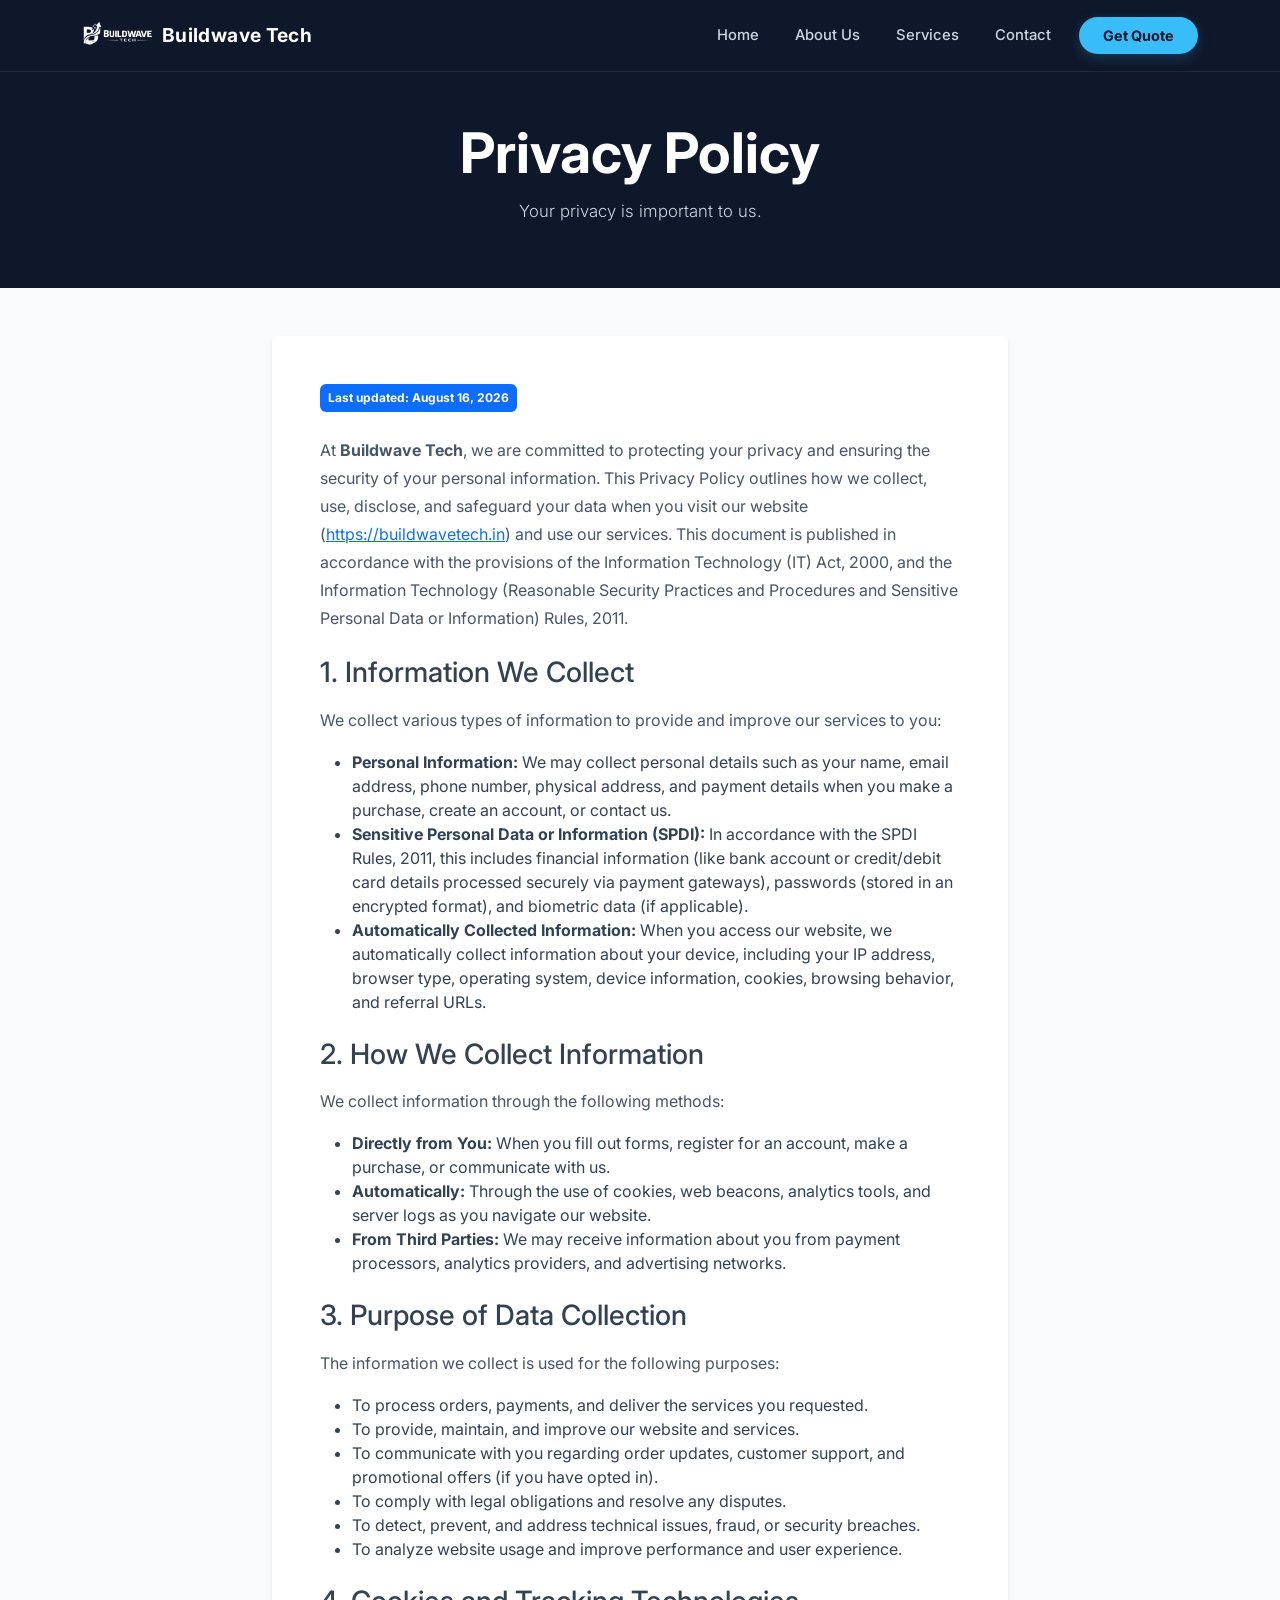
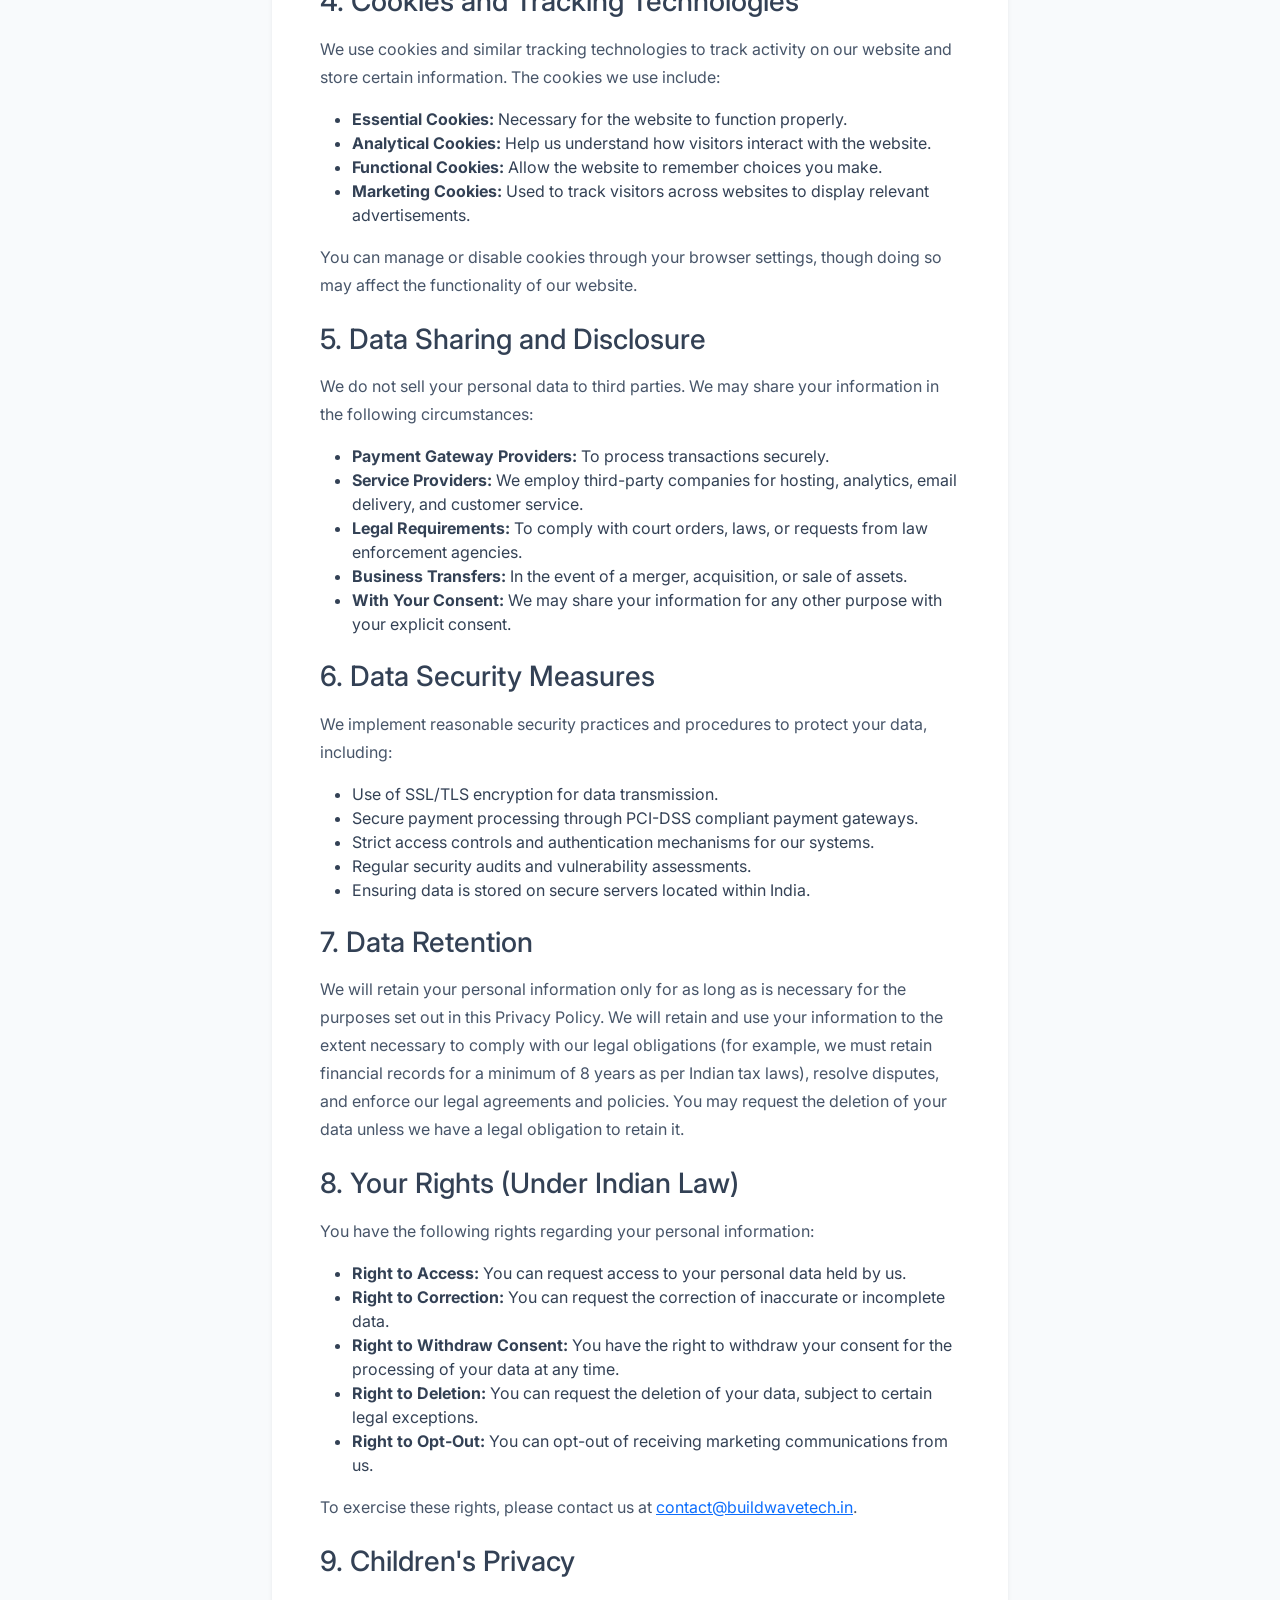
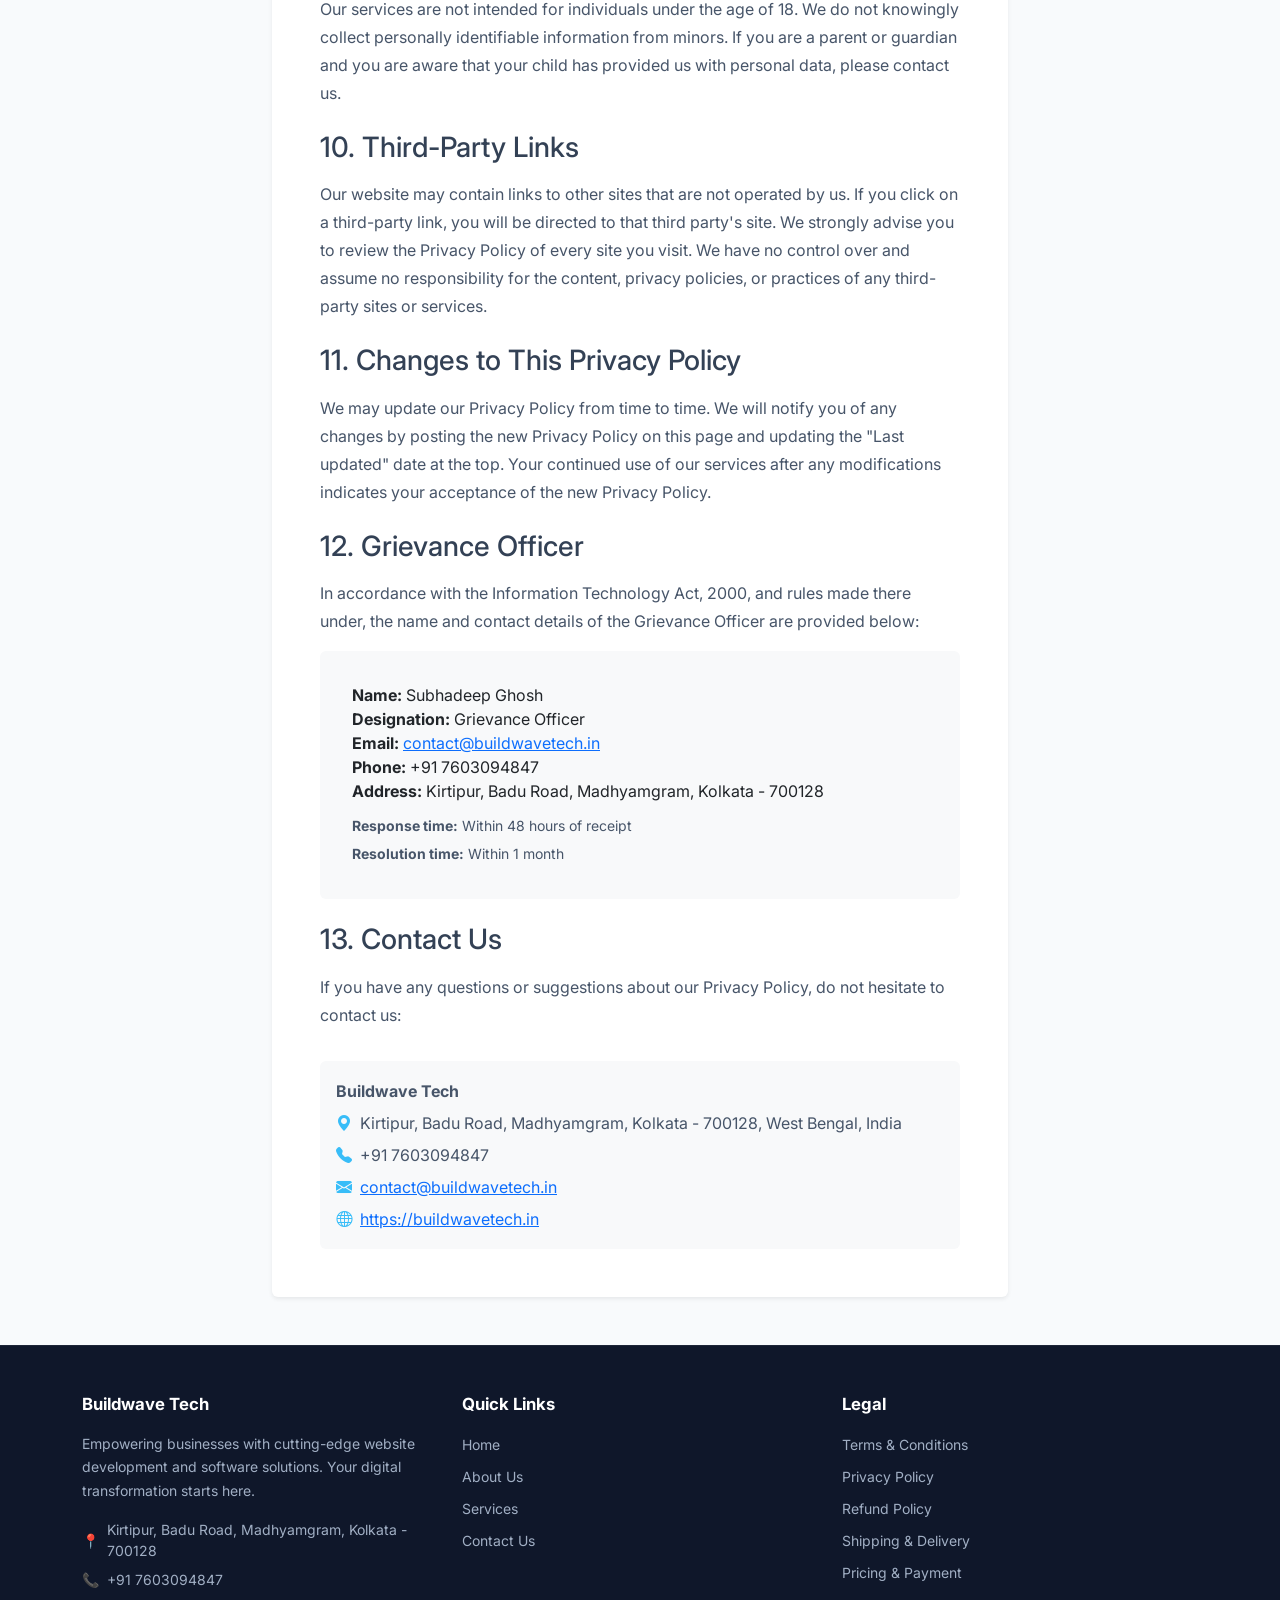
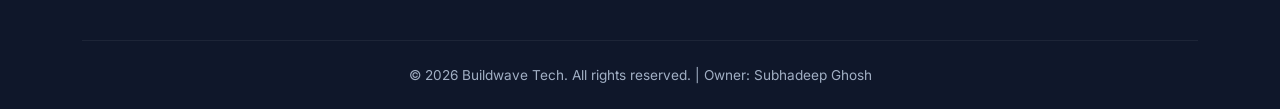
<file: privacy.html>
<!DOCTYPE html>
<html lang="en">
<head>
    <meta charset="UTF-8">
    <meta name="viewport" content="width=device-width, initial-scale=1.0">
    <title>Privacy Policy - Buildwave Tech</title>
    <!-- Bootstrap CSS -->
    <link href="https://cdn.jsdelivr.net/npm/bootstrap@5.3.3/dist/css/bootstrap.min.css" rel="stylesheet">
    <!-- Bootstrap Icons -->
    <link href="https://cdn.jsdelivr.net/npm/bootstrap-icons@1.11.3/font/bootstrap-icons.min.css" rel="stylesheet">
    <!-- Google Fonts -->
    <link href="https://fonts.googleapis.com/css2?family=Inter:wght@400;500;600;700;800;900&display=swap" rel="stylesheet">
    <!-- Custom CSS -->
    <link href="assets/css/style.css" rel="stylesheet">
</head>
<body>

    <!-- Navbar -->
    <nav class="navbar navbar-expand-lg navbar-bwt sticky-top">
        <div class="container">
            <a class="navbar-brand" href="index.html">
                <img src="assets/img/bwt logo.png" alt="Buildwave Tech Logo">
                <span class="d-none d-sm-inline">Buildwave Tech</span>
            </a>
            <button class="navbar-toggler navbar-toggler-bwt" type="button" data-bs-toggle="offcanvas" data-bs-target="#mobileMenu" aria-controls="mobileMenu" aria-label="Toggle navigation">
                <span class="navbar-toggler-icon"></span>
            </button>
            <div class="collapse navbar-collapse" id="navbarNav">
                <ul class="navbar-nav ms-auto align-items-lg-center gap-1">
                    <li class="nav-item"><a class="nav-link" href="index.html">Home</a></li>
                    <li class="nav-item"><a class="nav-link" href="about.html">About Us</a></li>
                    <li class="nav-item"><a class="nav-link" href="services.html">Services</a></li>
                    <li class="nav-item"><a class="nav-link" href="contact.html">Contact</a></li>
                    <li class="nav-item ms-lg-2"><a class="btn btn-quote" href="contact.html">Get Quote</a></li>
                </ul>
            </div>
        </div>
    </nav>

    <!-- Mobile Offcanvas Menu -->
    <div class="offcanvas offcanvas-start offcanvas-bwt" tabindex="-1" id="mobileMenu" aria-labelledby="mobileMenuLabel">
        <div class="offcanvas-header">
            <div class="d-flex align-items-center gap-2">
                <img src="assets/img/bwt logo.png" alt="Logo" style="height:32px">
                <span class="text-white fw-bold fs-5">Buildwave Tech</span>
            </div>
            <button type="button" class="btn-close" data-bs-dismiss="offcanvas" aria-label="Close"></button>
        </div>
        <div class="offcanvas-body">
            <ul class="navbar-nav gap-1">
                <li class="nav-item"><a class="nav-link" href="index.html">Home</a></li>
                <li class="nav-item"><a class="nav-link" href="about.html">About Us</a></li>
                <li class="nav-item"><a class="nav-link" href="services.html">Services</a></li>
                <li class="nav-item"><a class="nav-link" href="contact.html">Contact</a></li>
            </ul>
            <div class="mt-4">
                <a class="btn btn-quote w-100 text-center" href="contact.html">Get Quote</a>
            </div>
        </div>
    </div>

    <!-- Page Header -->
    <header class="page-header py-5 text-center" style="background-color: #0f172a;">
        <div class="container">
            <h1 class="display-4 fw-bold">Privacy Policy</h1>
            <p class="lead">Your privacy is important to us.</p>
        </div>
    </header>

    <!-- Main Content -->
    <section class="py-5">
        <div class="container">
            <div class="row justify-content-center">
                <div class="col-lg-10 col-xl-8">
                    <div class="legal-content bg-white p-4 p-md-5 rounded shadow-sm">
                        <div class="mb-4">
                            <span class="badge bg-primary text-white p-2">Last updated: August 16, 2026</span>
                        </div>
                        
                        <p>At <strong>Buildwave Tech</strong>, we are committed to protecting your privacy and ensuring the security of your personal information. This Privacy Policy outlines how we collect, use, disclose, and safeguard your data when you visit our website (<a href="https://buildwavetech.in">https://buildwavetech.in</a>) and use our services. This document is published in accordance with the provisions of the Information Technology (IT) Act, 2000, and the Information Technology (Reasonable Security Practices and Procedures and Sensitive Personal Data or Information) Rules, 2011.</p>

                        <h3 class="mt-4 mb-3">1. Information We Collect</h3>
                        <p>We collect various types of information to provide and improve our services to you:</p>
                        <ul>
                            <li><strong>Personal Information:</strong> We may collect personal details such as your name, email address, phone number, physical address, and payment details when you make a purchase, create an account, or contact us.</li>
                            <li><strong>Sensitive Personal Data or Information (SPDI):</strong> In accordance with the SPDI Rules, 2011, this includes financial information (like bank account or credit/debit card details processed securely via payment gateways), passwords (stored in an encrypted format), and biometric data (if applicable).</li>
                            <li><strong>Automatically Collected Information:</strong> When you access our website, we automatically collect information about your device, including your IP address, browser type, operating system, device information, cookies, browsing behavior, and referral URLs.</li>
                        </ul>

                        <h3 class="mt-4 mb-3">2. How We Collect Information</h3>
                        <p>We collect information through the following methods:</p>
                        <ul>
                            <li><strong>Directly from You:</strong> When you fill out forms, register for an account, make a purchase, or communicate with us.</li>
                            <li><strong>Automatically:</strong> Through the use of cookies, web beacons, analytics tools, and server logs as you navigate our website.</li>
                            <li><strong>From Third Parties:</strong> We may receive information about you from payment processors, analytics providers, and advertising networks.</li>
                        </ul>

                        <h3 class="mt-4 mb-3">3. Purpose of Data Collection</h3>
                        <p>The information we collect is used for the following purposes:</p>
                        <ul>
                            <li>To process orders, payments, and deliver the services you requested.</li>
                            <li>To provide, maintain, and improve our website and services.</li>
                            <li>To communicate with you regarding order updates, customer support, and promotional offers (if you have opted in).</li>
                            <li>To comply with legal obligations and resolve any disputes.</li>
                            <li>To detect, prevent, and address technical issues, fraud, or security breaches.</li>
                            <li>To analyze website usage and improve performance and user experience.</li>
                        </ul>

                        <h3 class="mt-4 mb-3">4. Cookies and Tracking Technologies</h3>
                        <p>We use cookies and similar tracking technologies to track activity on our website and store certain information. The cookies we use include:</p>
                        <ul>
                            <li><strong>Essential Cookies:</strong> Necessary for the website to function properly.</li>
                            <li><strong>Analytical Cookies:</strong> Help us understand how visitors interact with the website.</li>
                            <li><strong>Functional Cookies:</strong> Allow the website to remember choices you make.</li>
                            <li><strong>Marketing Cookies:</strong> Used to track visitors across websites to display relevant advertisements.</li>
                        </ul>
                        <p>You can manage or disable cookies through your browser settings, though doing so may affect the functionality of our website.</p>

                        <h3 class="mt-4 mb-3">5. Data Sharing and Disclosure</h3>
                        <p>We do not sell your personal data to third parties. We may share your information in the following circumstances:</p>
                        <ul>
                            <li><strong>Payment Gateway Providers:</strong> To process transactions securely.</li>
                            <li><strong>Service Providers:</strong> We employ third-party companies for hosting, analytics, email delivery, and customer service.</li>
                            <li><strong>Legal Requirements:</strong> To comply with court orders, laws, or requests from law enforcement agencies.</li>
                            <li><strong>Business Transfers:</strong> In the event of a merger, acquisition, or sale of assets.</li>
                            <li><strong>With Your Consent:</strong> We may share your information for any other purpose with your explicit consent.</li>
                        </ul>

                        <h3 class="mt-4 mb-3">6. Data Security Measures</h3>
                        <p>We implement reasonable security practices and procedures to protect your data, including:</p>
                        <ul>
                            <li>Use of SSL/TLS encryption for data transmission.</li>
                            <li>Secure payment processing through PCI-DSS compliant payment gateways.</li>
                            <li>Strict access controls and authentication mechanisms for our systems.</li>
                            <li>Regular security audits and vulnerability assessments.</li>
                            <li>Ensuring data is stored on secure servers located within India.</li>
                        </ul>

                        <h3 class="mt-4 mb-3">7. Data Retention</h3>
                        <p>We will retain your personal information only for as long as is necessary for the purposes set out in this Privacy Policy. We will retain and use your information to the extent necessary to comply with our legal obligations (for example, we must retain financial records for a minimum of 8 years as per Indian tax laws), resolve disputes, and enforce our legal agreements and policies. You may request the deletion of your data unless we have a legal obligation to retain it.</p>

                        <h3 class="mt-4 mb-3">8. Your Rights (Under Indian Law)</h3>
                        <p>You have the following rights regarding your personal information:</p>
                        <ul>
                            <li><strong>Right to Access:</strong> You can request access to your personal data held by us.</li>
                            <li><strong>Right to Correction:</strong> You can request the correction of inaccurate or incomplete data.</li>
                            <li><strong>Right to Withdraw Consent:</strong> You have the right to withdraw your consent for the processing of your data at any time.</li>
                            <li><strong>Right to Deletion:</strong> You can request the deletion of your data, subject to certain legal exceptions.</li>
                            <li><strong>Right to Opt-Out:</strong> You can opt-out of receiving marketing communications from us.</li>
                        </ul>
                        <p>To exercise these rights, please contact us at <a href="mailto:contact@buildwavetech.in">contact@buildwavetech.in</a>.</p>

                        <h3 class="mt-4 mb-3">9. Children's Privacy</h3>
                        <p>Our services are not intended for individuals under the age of 18. We do not knowingly collect personally identifiable information from minors. If you are a parent or guardian and you are aware that your child has provided us with personal data, please contact us.</p>

                        <h3 class="mt-4 mb-3">10. Third-Party Links</h3>
                        <p>Our website may contain links to other sites that are not operated by us. If you click on a third-party link, you will be directed to that third party's site. We strongly advise you to review the Privacy Policy of every site you visit. We have no control over and assume no responsibility for the content, privacy policies, or practices of any third-party sites or services.</p>

                        <h3 class="mt-4 mb-3">11. Changes to This Privacy Policy</h3>
                        <p>We may update our Privacy Policy from time to time. We will notify you of any changes by posting the new Privacy Policy on this page and updating the "Last updated" date at the top. Your continued use of our services after any modifications indicates your acceptance of the new Privacy Policy.</p>

                        <h3 class="mt-4 mb-3">12. Grievance Officer</h3>
                        <p>In accordance with the Information Technology Act, 2000, and rules made there under, the name and contact details of the Grievance Officer are provided below:</p>
                        <div class="card bg-light border-0 mb-4 p-3">
                            <div class="card-body">
                                <strong>Name:</strong> Subhadeep Ghosh<br>
                                <strong>Designation:</strong> Grievance Officer<br>
                                <strong>Email:</strong> <a href="mailto:contact@buildwavetech.in">contact@buildwavetech.in</a><br>
                                <strong>Phone:</strong> +91 7603094847<br>
                                <strong>Address:</strong> Kirtipur, Badu Road, Madhyamgram, Kolkata - 700128<br>
                                <p class="mb-0 mt-2"><small><strong>Response time:</strong> Within 48 hours of receipt<br>
                                <strong>Resolution time:</strong> Within 1 month</small></p>
                            </div>
                        </div>

                        <h3 class="mt-4 mb-3">13. Contact Us</h3>
                        <p>If you have any questions or suggestions about our Privacy Policy, do not hesitate to contact us:</p>
                        <div class="contact-box bg-light border-0 p-3 rounded">
                            <p class="mb-1"><strong>Buildwave Tech</strong></p>
                            <p class="mb-1"><i class="bi bi-geo-alt-fill text-sky me-2"></i>Kirtipur, Badu Road, Madhyamgram, Kolkata - 700128, West Bengal, India</p>
                            <p class="mb-1"><i class="bi bi-telephone-fill text-sky me-2"></i>+91 7603094847</p>
                            <p class="mb-1"><i class="bi bi-envelope-fill text-sky me-2"></i><a href="mailto:contact@buildwavetech.in">contact@buildwavetech.in</a></p>
                            <p class="mb-0"><i class="bi bi-globe text-sky me-2"></i><a href="https://buildwavetech.in">https://buildwavetech.in</a></p>
                        </div>

                    </div>
                </div>
            </div>
        </div>
    </section>

    <!-- Footer -->
    <footer class="footer-bwt">
        <div class="container">
            <div class="row g-4">
                <!-- Company Info -->
                <div class="col-md-4">
                    <h5>Buildwave Tech</h5>
                    <p class="mb-3" style="font-size:0.875rem;line-height:1.7">Empowering businesses with cutting-edge website development and software solutions. Your digital transformation starts here.</p>
                    <div class="d-flex align-items-center gap-2 mb-2" style="font-size:0.875rem">
                        <span class="text-sky">📍</span>
                        <span>Kirtipur, Badu Road, Madhyamgram, Kolkata - 700128</span>
                    </div>
                    <div class="d-flex align-items-center gap-2" style="font-size:0.875rem">
                        <span class="text-sky">📞</span>
                        <span>+91 7603094847</span>
                    </div>
                </div>
                <!-- Quick Links -->
                <div class="col-md-4">
                    <h5>Quick Links</h5>
                    <ul class="list-unstyled d-flex flex-column gap-2">
                        <li><a href="index.html">Home</a></li>
                        <li><a href="about.html">About Us</a></li>
                        <li><a href="services.html">Services</a></li>
                        <li><a href="contact.html">Contact Us</a></li>
                    </ul>
                </div>
                <!-- Legal -->
                <div class="col-md-4">
                    <h5>Legal</h5>
                    <ul class="list-unstyled d-flex flex-column gap-2">
                        <li><a href="terms.html">Terms &amp; Conditions</a></li>
                        <li><a href="privacy.html">Privacy Policy</a></li>
                        <li><a href="refund.html">Refund Policy</a></li>
                    <li><a href="shipping.html">Shipping & Delivery</a></li>
                    <li><a href="pricing.html">Pricing & Payment</a></li>
                    </ul>
                </div>
            </div>
            <div class="footer-bottom">
                <p class="mb-0">&copy; 2026 Buildwave Tech. All rights reserved. | Owner: Subhadeep Ghosh</p>
            </div>
        </div>
    </footer>

    <!-- Bootstrap JS -->
    <script src="https://cdn.jsdelivr.net/npm/bootstrap@5.3.3/dist/js/bootstrap.bundle.min.js"></script>
</body>
</html>
</file>
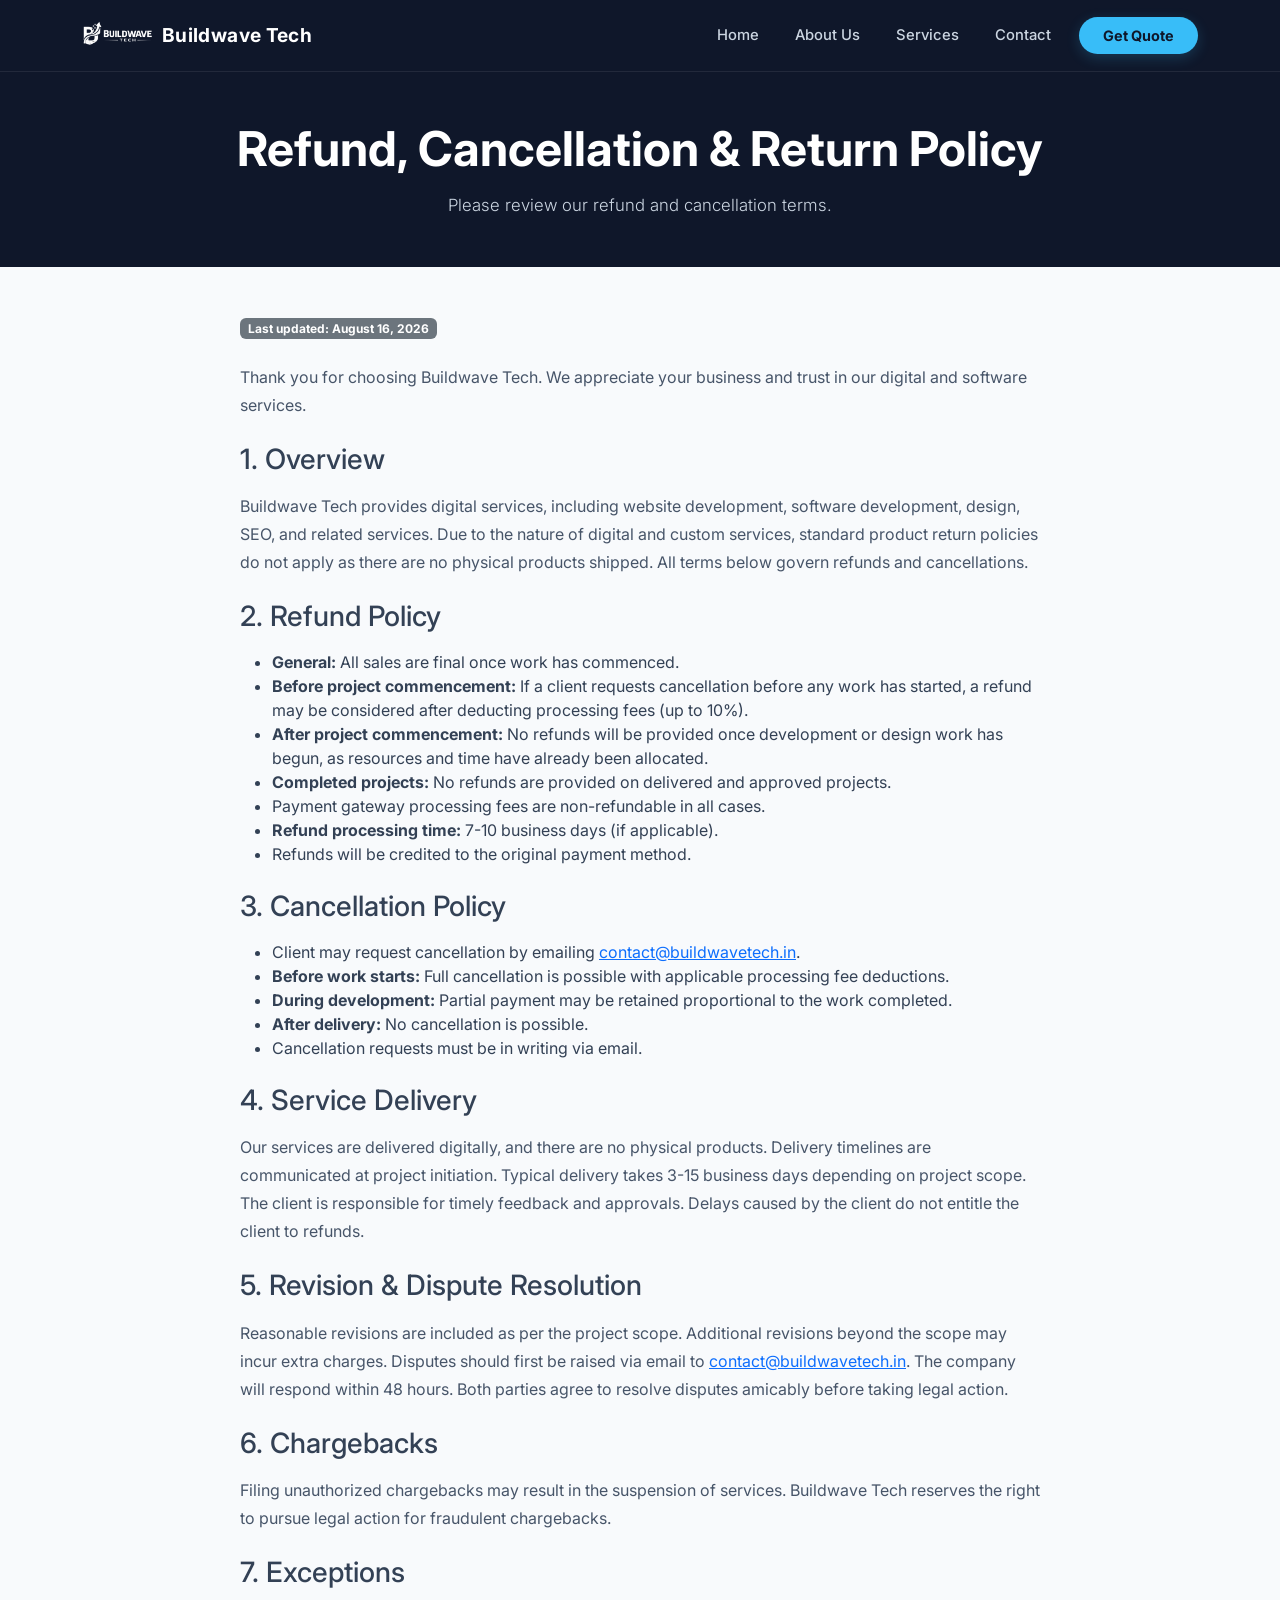
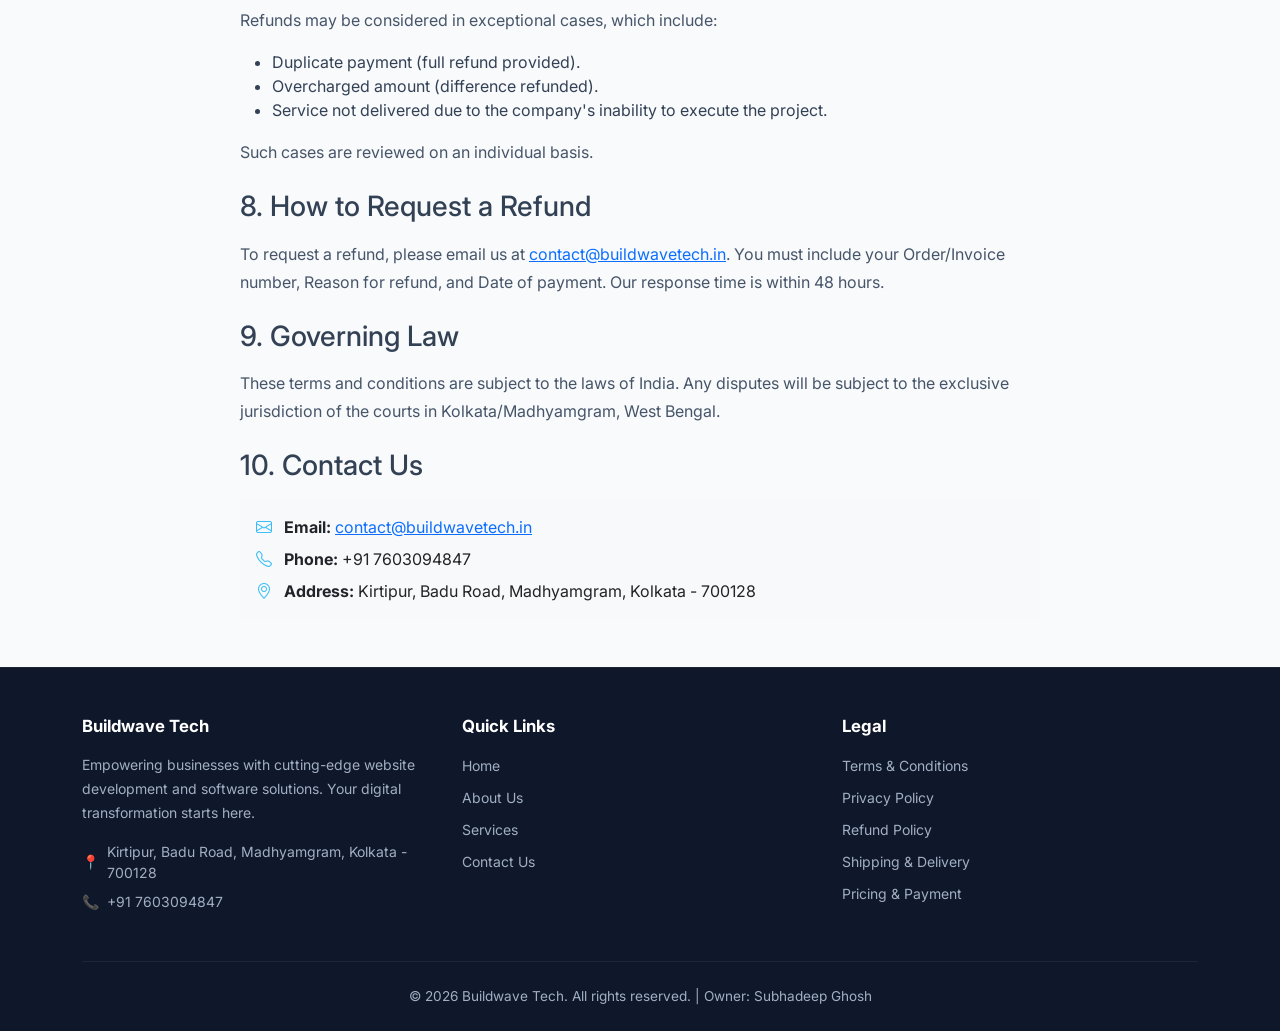
<file: refund.html>
<!DOCTYPE html>
<html lang="en">
<head>
    <meta charset="UTF-8">
    <meta name="viewport" content="width=device-width, initial-scale=1.0">
    <title>Refund, Cancellation & Return Policy - Buildwave Tech</title>
    <!-- Bootstrap CSS -->
    <link href="https://cdn.jsdelivr.net/npm/bootstrap@5.3.3/dist/css/bootstrap.min.css" rel="stylesheet">
    <!-- Bootstrap Icons -->
    <link href="https://cdn.jsdelivr.net/npm/bootstrap-icons@1.11.3/font/bootstrap-icons.min.css" rel="stylesheet">
    <!-- Google Fonts -->
    <link href="https://fonts.googleapis.com/css2?family=Inter:wght@400;500;600;700;800;900&display=swap" rel="stylesheet">
    <!-- Custom CSS -->
    <link href="assets/css/style.css" rel="stylesheet">
</head>
<body>
    <!-- Navbar -->
    <nav class="navbar navbar-expand-lg navbar-bwt sticky-top">
        <div class="container">
            <a class="navbar-brand" href="index.html">
                <img src="assets/img/bwt logo.png" alt="Buildwave Tech Logo">
                <span class="d-none d-sm-inline">Buildwave Tech</span>
            </a>
            <button class="navbar-toggler navbar-toggler-bwt" type="button" data-bs-toggle="offcanvas" data-bs-target="#mobileMenu" aria-controls="mobileMenu" aria-label="Toggle navigation">
                <span class="navbar-toggler-icon"></span>
            </button>
            <div class="collapse navbar-collapse" id="navbarNav">
                <ul class="navbar-nav ms-auto align-items-lg-center gap-1">
                    <li class="nav-item"><a class="nav-link" href="index.html">Home</a></li>
                    <li class="nav-item"><a class="nav-link" href="about.html">About Us</a></li>
                    <li class="nav-item"><a class="nav-link" href="services.html">Services</a></li>
                    <li class="nav-item"><a class="nav-link" href="contact.html">Contact</a></li>
                    <li class="nav-item ms-lg-2"><a class="btn btn-quote" href="contact.html">Get Quote</a></li>
                </ul>
            </div>
        </div>
    </nav>

    <!-- Mobile Offcanvas Menu -->
    <div class="offcanvas offcanvas-start offcanvas-bwt" tabindex="-1" id="mobileMenu" aria-labelledby="mobileMenuLabel">
        <div class="offcanvas-header">
            <div class="d-flex align-items-center gap-2">
                <img src="assets/img/bwt logo.png" alt="Logo" style="height:32px">
                <span class="text-white fw-bold fs-5">Buildwave Tech</span>
            </div>
            <button type="button" class="btn-close" data-bs-dismiss="offcanvas" aria-label="Close"></button>
        </div>
        <div class="offcanvas-body">
            <ul class="navbar-nav gap-1">
                <li class="nav-item"><a class="nav-link" href="index.html">Home</a></li>
                <li class="nav-item"><a class="nav-link" href="about.html">About Us</a></li>
                <li class="nav-item"><a class="nav-link" href="services.html">Services</a></li>
                <li class="nav-item"><a class="nav-link" href="contact.html">Contact</a></li>
            </ul>
            <div class="mt-4">
                <a class="btn btn-quote w-100 text-center" href="contact.html">Get Quote</a>
            </div>
        </div>
    </div>

    <!-- Page Header -->
    <section class="page-header py-5" style="background-color: #0f172a;">
        <div class="container text-center">
            <h1 class="display-5 fw-bold mb-3">Refund, Cancellation & Return Policy</h1>
            <p class="lead mb-0">Please review our refund and cancellation terms.</p>
        </div>
    </section>

    <!-- Content -->
    <section class="py-5">
        <div class="container">
            <div class="row justify-content-center">
                <div class="col-lg-10">
                    <div class="legal-content">
                        <div class="mb-4">
                            <span class="badge bg-secondary">Last updated: August 16, 2026</span>
                        </div>
                        
                        <p>Thank you for choosing Buildwave Tech. We appreciate your business and trust in our digital and software services.</p>

                        <h3 class="mt-4 mb-3">1. Overview</h3>
                        <p>Buildwave Tech provides digital services, including website development, software development, design, SEO, and related services. Due to the nature of digital and custom services, standard product return policies do not apply as there are no physical products shipped. All terms below govern refunds and cancellations.</p>

                        <h3 class="mt-4 mb-3">2. Refund Policy</h3>
                        <ul>
                            <li><strong>General:</strong> All sales are final once work has commenced.</li>
                            <li><strong>Before project commencement:</strong> If a client requests cancellation before any work has started, a refund may be considered after deducting processing fees (up to 10%).</li>
                            <li><strong>After project commencement:</strong> No refunds will be provided once development or design work has begun, as resources and time have already been allocated.</li>
                            <li><strong>Completed projects:</strong> No refunds are provided on delivered and approved projects.</li>
                            <li>Payment gateway processing fees are non-refundable in all cases.</li>
                            <li><strong>Refund processing time:</strong> 7-10 business days (if applicable).</li>
                            <li>Refunds will be credited to the original payment method.</li>
                        </ul>

                        <h3 class="mt-4 mb-3">3. Cancellation Policy</h3>
                        <ul>
                            <li>Client may request cancellation by emailing <a href="mailto:contact@buildwavetech.in">contact@buildwavetech.in</a>.</li>
                            <li><strong>Before work starts:</strong> Full cancellation is possible with applicable processing fee deductions.</li>
                            <li><strong>During development:</strong> Partial payment may be retained proportional to the work completed.</li>
                            <li><strong>After delivery:</strong> No cancellation is possible.</li>
                            <li>Cancellation requests must be in writing via email.</li>
                        </ul>

                        <h3 class="mt-4 mb-3">4. Service Delivery</h3>
                        <p>Our services are delivered digitally, and there are no physical products. Delivery timelines are communicated at project initiation. Typical delivery takes 3-15 business days depending on project scope. The client is responsible for timely feedback and approvals. Delays caused by the client do not entitle the client to refunds.</p>

                        <h3 class="mt-4 mb-3">5. Revision & Dispute Resolution</h3>
                        <p>Reasonable revisions are included as per the project scope. Additional revisions beyond the scope may incur extra charges. Disputes should first be raised via email to <a href="mailto:contact@buildwavetech.in">contact@buildwavetech.in</a>. The company will respond within 48 hours. Both parties agree to resolve disputes amicably before taking legal action.</p>

                        <h3 class="mt-4 mb-3">6. Chargebacks</h3>
                        <p>Filing unauthorized chargebacks may result in the suspension of services. Buildwave Tech reserves the right to pursue legal action for fraudulent chargebacks.</p>

                        <h3 class="mt-4 mb-3">7. Exceptions</h3>
                        <p>Refunds may be considered in exceptional cases, which include:</p>
                        <ul>
                            <li>Duplicate payment (full refund provided).</li>
                            <li>Overcharged amount (difference refunded).</li>
                            <li>Service not delivered due to the company's inability to execute the project.</li>
                        </ul>
                        <p>Such cases are reviewed on an individual basis.</p>

                        <h3 class="mt-4 mb-3">8. How to Request a Refund</h3>
                        <p>To request a refund, please email us at <a href="mailto:contact@buildwavetech.in">contact@buildwavetech.in</a>. You must include your Order/Invoice number, Reason for refund, and Date of payment. Our response time is within 48 hours.</p>

                        <h3 class="mt-4 mb-3">9. Governing Law</h3>
                        <p>These terms and conditions are subject to the laws of India. Any disputes will be subject to the exclusive jurisdiction of the courts in Kolkata/Madhyamgram, West Bengal.</p>

                        <h3 class="mt-4 mb-3">10. Contact Us</h3>
                        <div class="card bg-light border-0">
                            <div class="card-body">
                                <ul class="list-unstyled mb-0">
                                    <li class="mb-2"><i class="bi bi-envelope text-sky me-2"></i> <strong>Email:</strong> <a href="mailto:contact@buildwavetech.in">contact@buildwavetech.in</a></li>
                                    <li class="mb-2"><i class="bi bi-telephone text-sky me-2"></i> <strong>Phone:</strong> +91 7603094847</li>
                                    <li><i class="bi bi-geo-alt text-sky me-2"></i> <strong>Address:</strong> Kirtipur, Badu Road, Madhyamgram, Kolkata - 700128</li>
                                </ul>
                            </div>
                        </div>
                    </div>
                </div>
            </div>
        </div>
    </section>

    <!-- Footer -->
    <footer class="footer-bwt">
        <div class="container">
            <div class="row g-4">
                <!-- Company Info -->
                <div class="col-md-4">
                    <h5>Buildwave Tech</h5>
                    <p class="mb-3" style="font-size:0.875rem;line-height:1.7">Empowering businesses with cutting-edge website development and software solutions. Your digital transformation starts here.</p>
                    <div class="d-flex align-items-center gap-2 mb-2" style="font-size:0.875rem">
                        <span class="text-sky">📍</span>
                        <span>Kirtipur, Badu Road, Madhyamgram, Kolkata - 700128</span>
                    </div>
                    <div class="d-flex align-items-center gap-2" style="font-size:0.875rem">
                        <span class="text-sky">📞</span>
                        <span>+91 7603094847</span>
                    </div>
                </div>
                <!-- Quick Links -->
                <div class="col-md-4">
                    <h5>Quick Links</h5>
                    <ul class="list-unstyled d-flex flex-column gap-2">
                        <li><a href="index.html">Home</a></li>
                        <li><a href="about.html">About Us</a></li>
                        <li><a href="services.html">Services</a></li>
                        <li><a href="contact.html">Contact Us</a></li>
                    </ul>
                </div>
                <!-- Legal -->
                <div class="col-md-4">
                    <h5>Legal</h5>
                    <ul class="list-unstyled d-flex flex-column gap-2">
                        <li><a href="terms.html">Terms &amp; Conditions</a></li>
                        <li><a href="privacy.html">Privacy Policy</a></li>
                        <li><a href="refund.html">Refund Policy</a></li>
                    <li><a href="shipping.html">Shipping & Delivery</a></li>
                    <li><a href="pricing.html">Pricing & Payment</a></li>
                    </ul>
                </div>
            </div>
            <div class="footer-bottom">
                <p class="mb-0">&copy; 2026 Buildwave Tech. All rights reserved. | Owner: Subhadeep Ghosh</p>
            </div>
        </div>
    </footer>

    <!-- Bootstrap JS -->
    <script src="https://cdn.jsdelivr.net/npm/bootstrap@5.3.3/dist/js/bootstrap.bundle.min.js"></script>
</body>
</html>
</file>
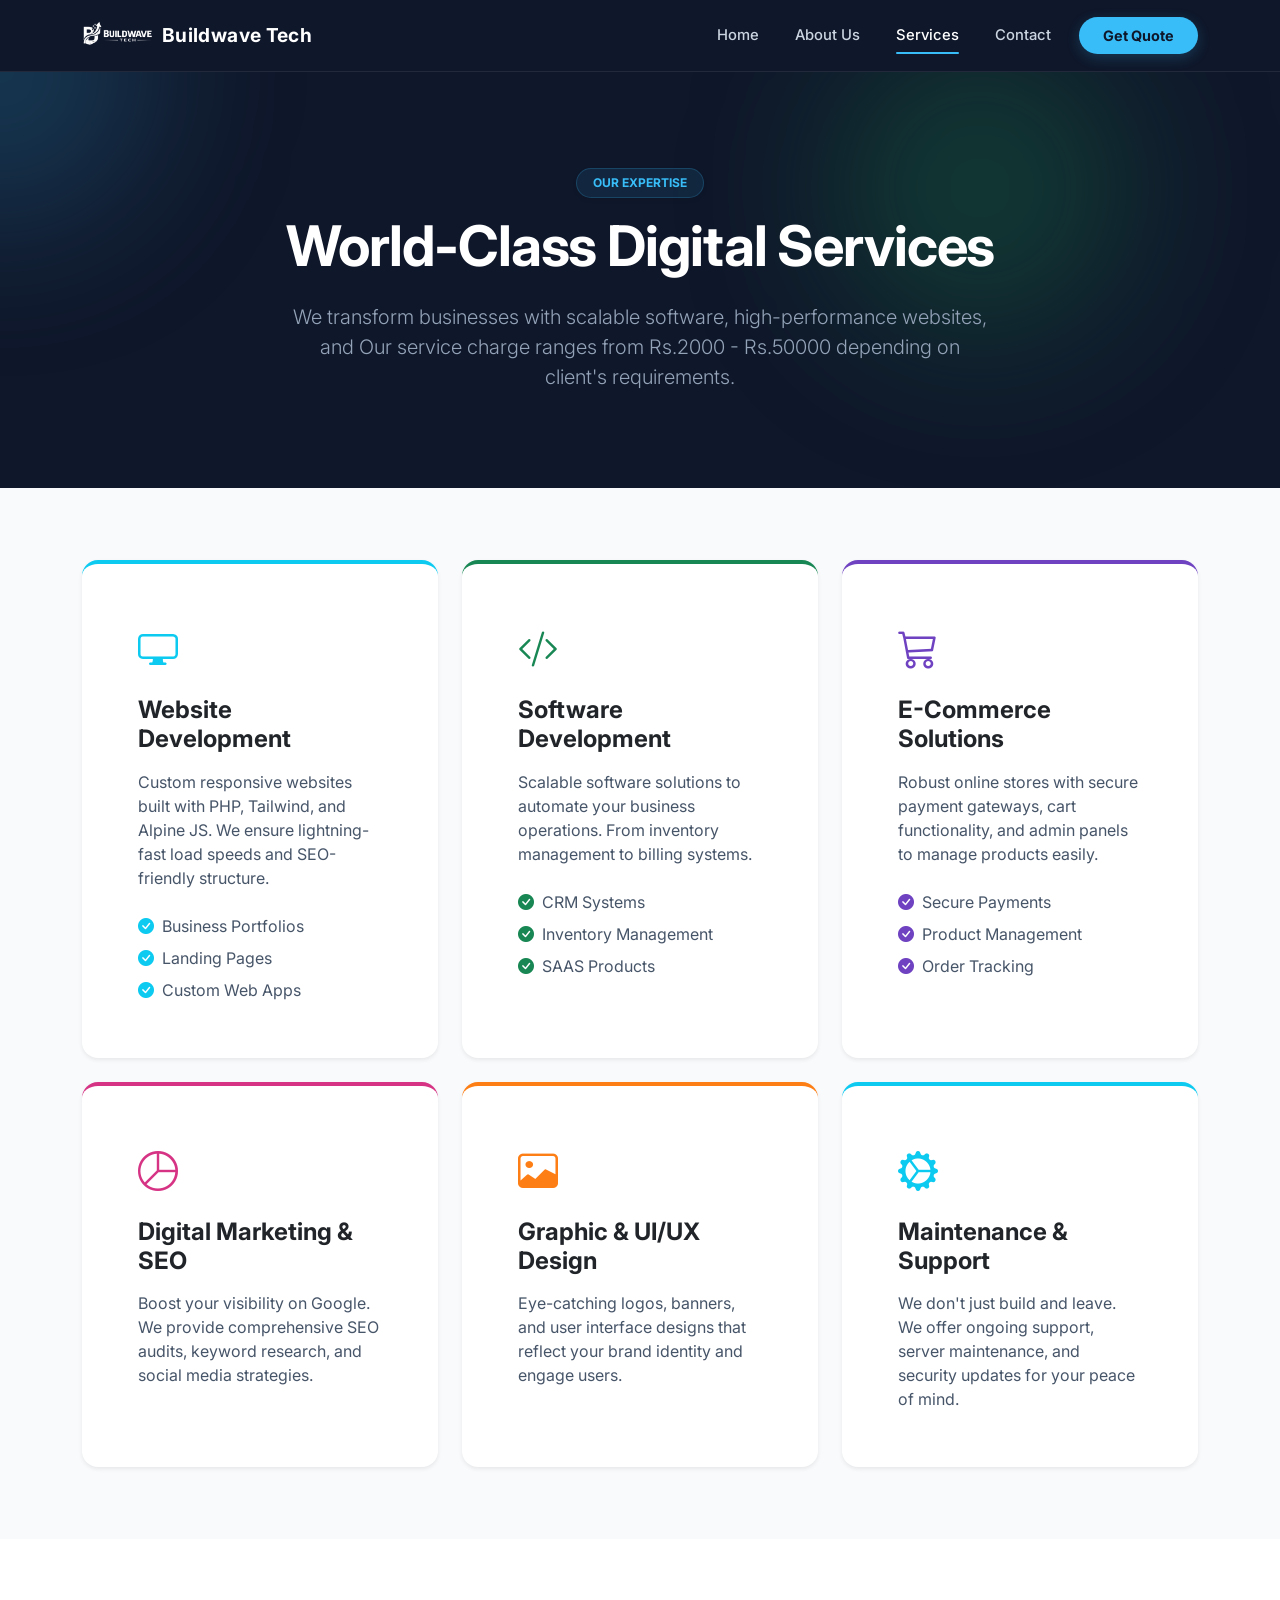
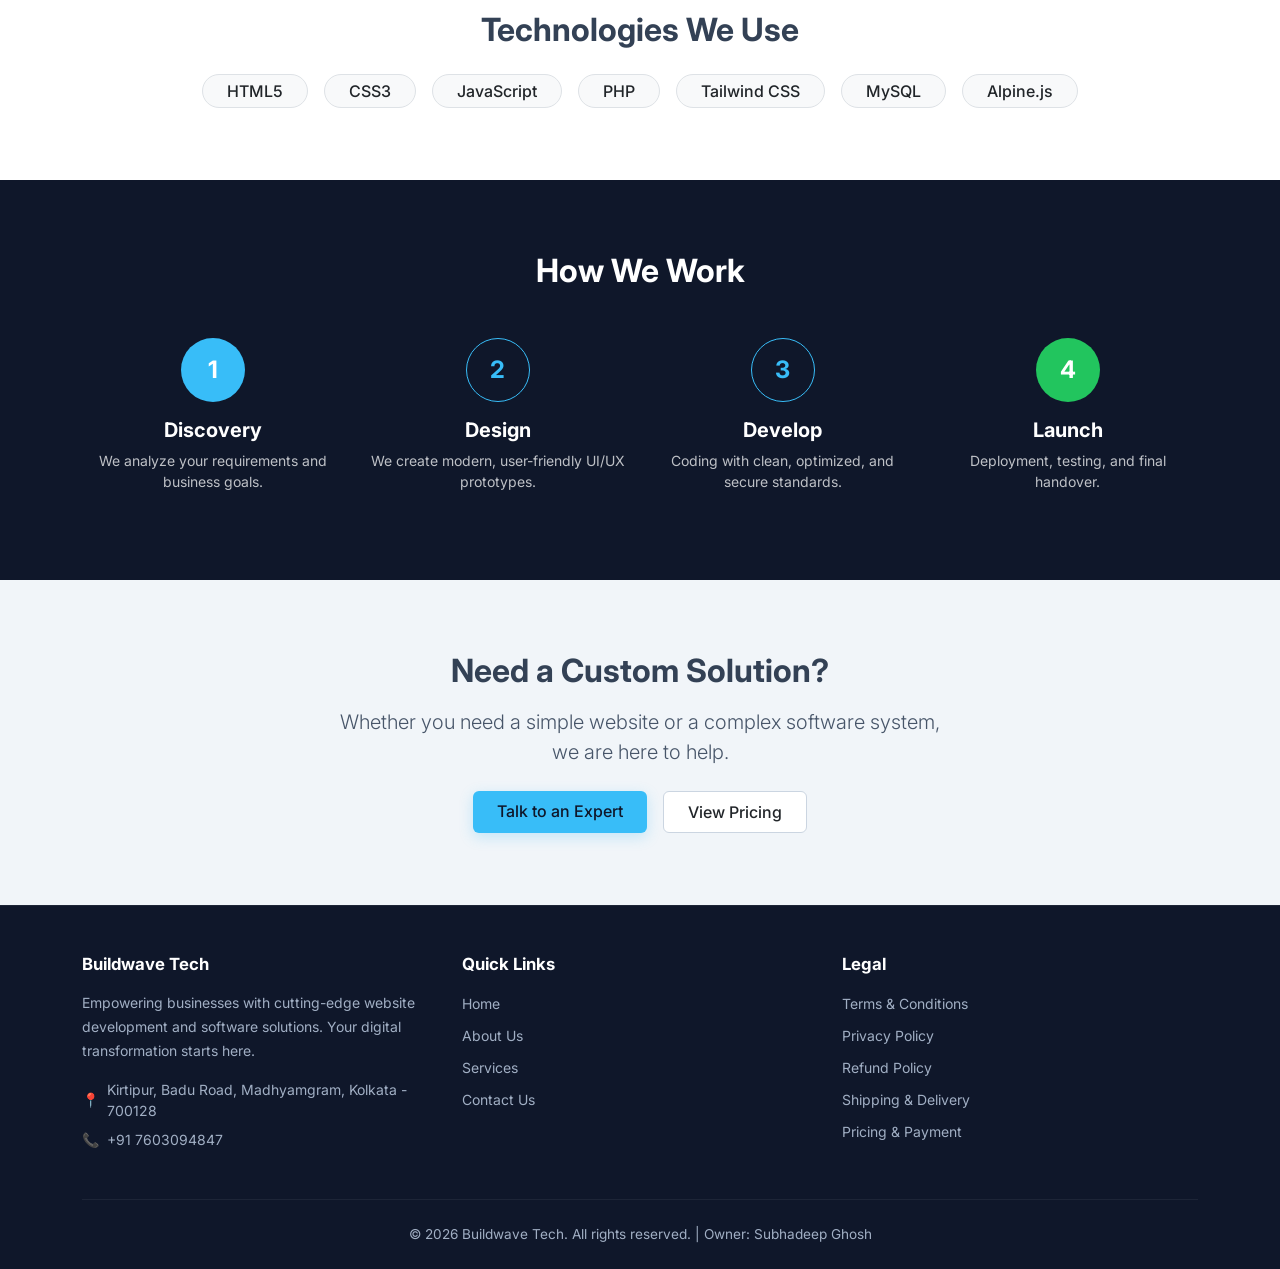
<file: services.html>
<!DOCTYPE html>
<html lang="en">
<head>
    <meta charset="UTF-8">
    <meta name="viewport" content="width=device-width, initial-scale=1.0">
    <title>Services - Buildwave Tech</title>
    <!-- Bootstrap CSS -->
    <link href="https://cdn.jsdelivr.net/npm/bootstrap@5.3.3/dist/css/bootstrap.min.css" rel="stylesheet">
    <!-- Bootstrap Icons -->
    <link href="https://cdn.jsdelivr.net/npm/bootstrap-icons@1.11.3/font/bootstrap-icons.min.css" rel="stylesheet">
    <!-- Google Fonts -->
    <link href="https://fonts.googleapis.com/css2?family=Inter:wght@400;500;600;700;800;900&display=swap" rel="stylesheet">
    <!-- Custom CSS -->
    <link href="assets/css/style.css" rel="stylesheet">
</head>
<body>

<!-- Navbar -->
<nav class="navbar navbar-expand-lg navbar-bwt sticky-top">
    <div class="container">
        <a class="navbar-brand" href="index.html">
            <img src="assets/img/bwt logo.png" alt="Buildwave Tech Logo">
            <span class="d-none d-sm-inline">Buildwave Tech</span>
        </a>
        <button class="navbar-toggler navbar-toggler-bwt" type="button" data-bs-toggle="offcanvas" data-bs-target="#mobileMenu" aria-controls="mobileMenu" aria-label="Toggle navigation">
            <span class="navbar-toggler-icon"></span>
        </button>
        <div class="collapse navbar-collapse" id="navbarNav">
            <ul class="navbar-nav ms-auto align-items-lg-center gap-1">
                <li class="nav-item"><a class="nav-link" href="index.html">Home</a></li>
                <li class="nav-item"><a class="nav-link" href="about.html">About Us</a></li>
                <li class="nav-item"><a class="nav-link active" href="services.html">Services</a></li>
                <li class="nav-item"><a class="nav-link" href="contact.html">Contact</a></li>
                <li class="nav-item ms-lg-2"><a class="btn btn-quote" href="contact.html">Get Quote</a></li>
            </ul>
        </div>
    </div>
</nav>

<!-- Mobile Offcanvas Menu -->
<div class="offcanvas offcanvas-start offcanvas-bwt" tabindex="-1" id="mobileMenu" aria-labelledby="mobileMenuLabel">
    <div class="offcanvas-header">
        <div class="d-flex align-items-center gap-2">
            <img src="assets/img/bwt logo.png" alt="Logo" style="height:32px">
            <span class="text-white fw-bold fs-5">Buildwave Tech</span>
        </div>
        <button type="button" class="btn-close" data-bs-dismiss="offcanvas" aria-label="Close"></button>
    </div>
    <div class="offcanvas-body">
        <ul class="navbar-nav gap-1">
            <li class="nav-item"><a class="nav-link" href="index.html">Home</a></li>
            <li class="nav-item"><a class="nav-link" href="about.html">About Us</a></li>
            <li class="nav-item"><a class="nav-link active" href="services.html">Services</a></li>
            <li class="nav-item"><a class="nav-link" href="contact.html">Contact</a></li>
        </ul>
        <div class="mt-4">
            <a class="btn btn-quote w-100 text-center" href="contact.html">Get Quote</a>
        </div>
    </div>
</div>

<!-- Hero Section -->
<section class="hero-section py-5 text-center text-white position-relative" style="background-color: #0f172a; overflow: hidden;">
    <!-- decorative gradient blurs -->
    <div class="position-absolute top-0 start-0 translate-middle rounded-circle" style="width: 300px; height: 300px; background: rgba(56, 189, 248, 0.2); filter: blur(80px);"></div>
    <div class="position-absolute bottom-0 end-0 translate-middle rounded-circle" style="width: 300px; height: 300px; background: rgba(34, 197, 94, 0.2); filter: blur(80px);"></div>
    <div class="container position-relative z-1 py-5">
        <span class="badge bg-primary text-uppercase mb-3 px-3 py-2 rounded-pill shadow-sm" style="background-color: rgba(56, 189, 248, 0.1) !important; color: #38bdf8 !important; border: 1px solid rgba(56, 189, 248, 0.2);">Our Expertise</span>
        <h1 class="display-4 fw-bold mb-4">World-Class Digital Services</h1>
        <p class="lead mb-0 mx-auto" style="max-width: 700px; color: #94a3b8;">We transform businesses with scalable software, high-performance websites, and Our service charge ranges from Rs.2000 - Rs.50000 depending on client's requirements.</p>
    </div>
</section>

<!-- Services Grid -->
<section class="py-5" style="background-color: #f8fafc;">
    <div class="container py-4">
        <div class="row g-4">
            <!-- Website Development -->
            <div class="col-lg-4 col-md-6">
                <div class="service-card card h-100 border-0 shadow-sm" style="border-top: 4px solid #0dcaf0 !important;">
                    <div class="card-body p-4">
                        <div class="mb-3">
                            <i class="bi bi-display fs-1 text-info"></i>
                        </div>
                        <h4 class="card-title fw-bold mb-3">Website Development</h4>
                        <p class="card-text mb-4" style="color: #475569;">Custom responsive websites built with PHP, Tailwind, and Alpine JS. We ensure lightning-fast load speeds and SEO-friendly structure.</p>
                        <ul class="list-unstyled mb-0" style="color: #475569;">
                            <li class="mb-2"><i class="bi bi-check-circle-fill text-info me-2"></i>Business Portfolios</li>
                            <li class="mb-2"><i class="bi bi-check-circle-fill text-info me-2"></i>Landing Pages</li>
                            <li><i class="bi bi-check-circle-fill text-info me-2"></i>Custom Web Apps</li>
                        </ul>
                    </div>
                </div>
            </div>
            
            <!-- Software Development -->
            <div class="col-lg-4 col-md-6">
                <div class="service-card card h-100 border-0 shadow-sm" style="border-top: 4px solid #198754 !important;">
                    <div class="card-body p-4">
                        <div class="mb-3">
                            <i class="bi bi-code-slash fs-1 text-success"></i>
                        </div>
                        <h4 class="card-title fw-bold mb-3">Software Development</h4>
                        <p class="card-text mb-4" style="color: #475569;">Scalable software solutions to automate your business operations. From inventory management to billing systems.</p>
                        <ul class="list-unstyled mb-0" style="color: #475569;">
                            <li class="mb-2"><i class="bi bi-check-circle-fill text-success me-2"></i>CRM Systems</li>
                            <li class="mb-2"><i class="bi bi-check-circle-fill text-success me-2"></i>Inventory Management</li>
                            <li><i class="bi bi-check-circle-fill text-success me-2"></i>SAAS Products</li>
                        </ul>
                    </div>
                </div>
            </div>

            <!-- E-Commerce Solutions -->
            <div class="col-lg-4 col-md-6">
                <div class="service-card card h-100 border-0 shadow-sm" style="border-top: 4px solid #6f42c1 !important;">
                    <div class="card-body p-4">
                        <div class="mb-3">
                            <i class="bi bi-cart3 fs-1" style="color: #6f42c1;"></i>
                        </div>
                        <h4 class="card-title fw-bold mb-3">E-Commerce Solutions</h4>
                        <p class="card-text mb-4" style="color: #475569;">Robust online stores with secure payment gateways, cart functionality, and admin panels to manage products easily.</p>
                        <ul class="list-unstyled mb-0" style="color: #475569;">
                            <li class="mb-2"><i class="bi bi-check-circle-fill me-2" style="color: #6f42c1;"></i>Secure Payments</li>
                            <li class="mb-2"><i class="bi bi-check-circle-fill me-2" style="color: #6f42c1;"></i>Product Management</li>
                            <li><i class="bi bi-check-circle-fill me-2" style="color: #6f42c1;"></i>Order Tracking</li>
                        </ul>
                    </div>
                </div>
            </div>

            <!-- Digital Marketing & SEO -->
            <div class="col-lg-4 col-md-6">
                <div class="service-card card h-100 border-0 shadow-sm" style="border-top: 4px solid #d63384 !important;">
                    <div class="card-body p-4">
                        <div class="mb-3">
                            <i class="bi bi-pie-chart fs-1" style="color: #d63384;"></i>
                        </div>
                        <h4 class="card-title fw-bold mb-3">Digital Marketing &amp; SEO</h4>
                        <p class="card-text mb-0" style="color: #475569;">Boost your visibility on Google. We provide comprehensive SEO audits, keyword research, and social media strategies.</p>
                    </div>
                </div>
            </div>

            <!-- Graphic & UI/UX Design -->
            <div class="col-lg-4 col-md-6">
                <div class="service-card card h-100 border-0 shadow-sm" style="border-top: 4px solid #fd7e14 !important;">
                    <div class="card-body p-4">
                        <div class="mb-3">
                            <i class="bi bi-image fs-1" style="color: #fd7e14;"></i>
                        </div>
                        <h4 class="card-title fw-bold mb-3">Graphic &amp; UI/UX Design</h4>
                        <p class="card-text mb-0" style="color: #475569;">Eye-catching logos, banners, and user interface designs that reflect your brand identity and engage users.</p>
                    </div>
                </div>
            </div>

            <!-- Maintenance & Support -->
            <div class="col-lg-4 col-md-6">
                <div class="service-card card h-100 border-0 shadow-sm" style="border-top: 4px solid #0dcaf0 !important;">
                    <div class="card-body p-4">
                        <div class="mb-3">
                            <i class="bi bi-gear-wide-connected fs-1 text-info"></i>
                        </div>
                        <h4 class="card-title fw-bold mb-3">Maintenance &amp; Support</h4>
                        <p class="card-text mb-0" style="color: #475569;">We don't just build and leave. We offer ongoing support, server maintenance, and security updates for your peace of mind.</p>
                    </div>
                </div>
            </div>
        </div>
    </div>
</section>

<!-- Tech Stack Section -->
<section class="py-5 bg-white text-center">
    <div class="container py-4">
        <h2 class="fw-bold mb-4">Technologies We Use</h2>
        <div class="d-flex flex-wrap justify-content-center gap-3">
            <span class="tech-badge badge bg-light text-dark border px-4 py-2 fs-6 rounded-pill fw-medium">HTML5</span>
            <span class="tech-badge badge bg-light text-dark border px-4 py-2 fs-6 rounded-pill fw-medium">CSS3</span>
            <span class="tech-badge badge bg-light text-dark border px-4 py-2 fs-6 rounded-pill fw-medium">JavaScript</span>
            <span class="tech-badge badge bg-light text-dark border px-4 py-2 fs-6 rounded-pill fw-medium">PHP</span>
            <span class="tech-badge badge bg-light text-dark border px-4 py-2 fs-6 rounded-pill fw-medium">Tailwind CSS</span>
            <span class="tech-badge badge bg-light text-dark border px-4 py-2 fs-6 rounded-pill fw-medium">MySQL</span>
            <span class="tech-badge badge bg-light text-dark border px-4 py-2 fs-6 rounded-pill fw-medium">Alpine.js</span>
        </div>
    </div>
</section>

<!-- How We Work Section -->
<section class="why-section py-5 text-white" style="background-color: #0f172a;">
    <div class="container py-4 text-center">
        <h2 class="fw-bold mb-5">How We Work</h2>
        <div class="row g-4 position-relative">
            <!-- Step 1 -->
            <div class="col-md-3">
                <div class="mb-3">
                    <div class="d-inline-flex align-items-center justify-content-center rounded-circle" style="width: 64px; height: 64px; background-color: #38bdf8; color: #fff; font-size: 1.5rem; font-weight: bold;">
                        1
                    </div>
                </div>
                <h5 class="fw-bold mb-2">Discovery</h5>
                <p class="text-light opacity-75 small">We analyze your requirements and business goals.</p>
            </div>
            <!-- Step 2 -->
            <div class="col-md-3">
                <div class="mb-3">
                    <div class="d-inline-flex align-items-center justify-content-center rounded-circle border" style="width: 64px; height: 64px; border-color: #38bdf8 !important; color: #38bdf8; font-size: 1.5rem; font-weight: bold; background: transparent;">
                        2
                    </div>
                </div>
                <h5 class="fw-bold mb-2">Design</h5>
                <p class="text-light opacity-75 small">We create modern, user-friendly UI/UX prototypes.</p>
            </div>
            <!-- Step 3 -->
            <div class="col-md-3">
                <div class="mb-3">
                    <div class="d-inline-flex align-items-center justify-content-center rounded-circle border" style="width: 64px; height: 64px; border-color: #38bdf8 !important; color: #38bdf8; font-size: 1.5rem; font-weight: bold; background: transparent;">
                        3
                    </div>
                </div>
                <h5 class="fw-bold mb-2">Develop</h5>
                <p class="text-light opacity-75 small">Coding with clean, optimized, and secure standards.</p>
            </div>
            <!-- Step 4 -->
            <div class="col-md-3">
                <div class="mb-3">
                    <div class="d-inline-flex align-items-center justify-content-center rounded-circle" style="width: 64px; height: 64px; background-color: #22c55e; color: #fff; font-size: 1.5rem; font-weight: bold;">
                        4
                    </div>
                </div>
                <h5 class="fw-bold mb-2">Launch</h5>
                <p class="text-light opacity-75 small">Deployment, testing, and final handover.</p>
            </div>
        </div>
    </div>
</section>

<!-- CTA Section -->
<section class="py-5" style="background-color: #f1f5f9;">
    <div class="container py-4 text-center">
        <h2 class="fw-bold mb-3">Need a Custom Solution?</h2>
        <p class="lead mb-4 mx-auto" style="max-width: 600px; color: #475569;">Whether you need a simple website or a complex software system, we are here to help.</p>
        <div class="d-flex justify-content-center gap-3 flex-wrap">
            <a href="contact.html" class="btn btn-sky px-4 py-2" style="background-color: #38bdf8; border:none; font-weight: 500; color: #0F172A;">Talk to an Expert</a>
            <a href="contact.html" class="btn bg-white border px-4 py-2 text-dark" style="font-weight: 500; border-color: #cbd5e1 !important;">View Pricing</a>
        </div>
    </div>
</section>

<!-- Footer -->
<footer class="footer-bwt">
    <div class="container">
        <div class="row g-4">
            <!-- Company Info -->
            <div class="col-md-4">
                <h5>Buildwave Tech</h5>
                <p class="mb-3" style="font-size:0.875rem;line-height:1.7">Empowering businesses with cutting-edge website development and software solutions. Your digital transformation starts here.</p>
                <div class="d-flex align-items-center gap-2 mb-2" style="font-size:0.875rem">
                    <span class="text-sky">📍</span>
                    <span>Kirtipur, Badu Road, Madhyamgram, Kolkata - 700128</span>
                </div>
                <div class="d-flex align-items-center gap-2" style="font-size:0.875rem">
                    <span class="text-sky">📞</span>
                    <span>+91 7603094847</span>
                </div>
            </div>
            <!-- Quick Links -->
            <div class="col-md-4">
                <h5>Quick Links</h5>
                <ul class="list-unstyled d-flex flex-column gap-2">
                    <li><a href="index.html">Home</a></li>
                    <li><a href="about.html">About Us</a></li>
                    <li><a href="services.html">Services</a></li>
                    <li><a href="contact.html">Contact Us</a></li>
                </ul>
            </div>
            <!-- Legal -->
            <div class="col-md-4">
                <h5>Legal</h5>
                <ul class="list-unstyled d-flex flex-column gap-2">
                    <li><a href="terms.html">Terms &amp; Conditions</a></li>
                    <li><a href="privacy.html">Privacy Policy</a></li>
                    <li><a href="refund.html">Refund Policy</a></li>
                    <li><a href="shipping.html">Shipping & Delivery</a></li>
                    <li><a href="pricing.html">Pricing & Payment</a></li>
                </ul>
            </div>
        </div>
        <div class="footer-bottom">
            <p class="mb-0">&copy; 2026 Buildwave Tech. All rights reserved. | Owner: Subhadeep Ghosh</p>
        </div>
    </div>
</footer>

<!-- Bootstrap JS -->
<script src="https://cdn.jsdelivr.net/npm/bootstrap@5.3.3/dist/js/bootstrap.bundle.min.js"></script>
</body>
</html>
</file>
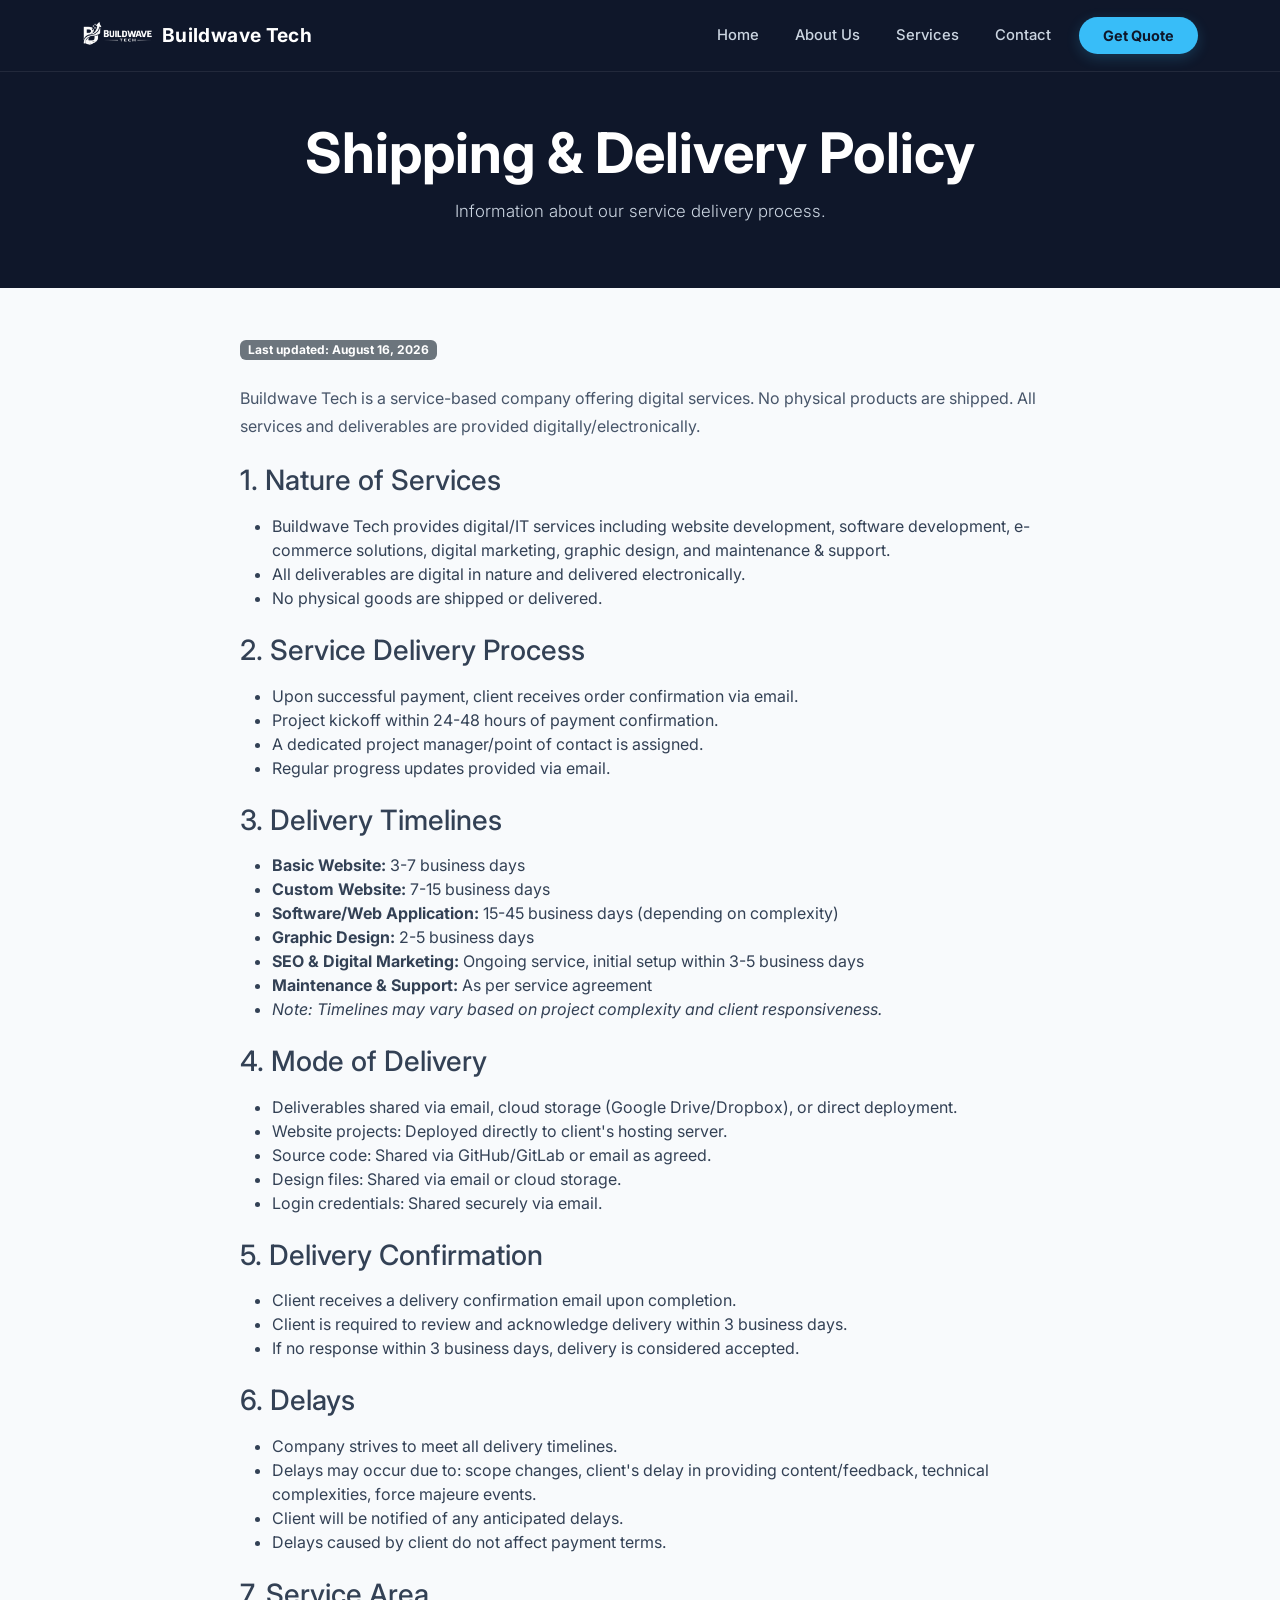
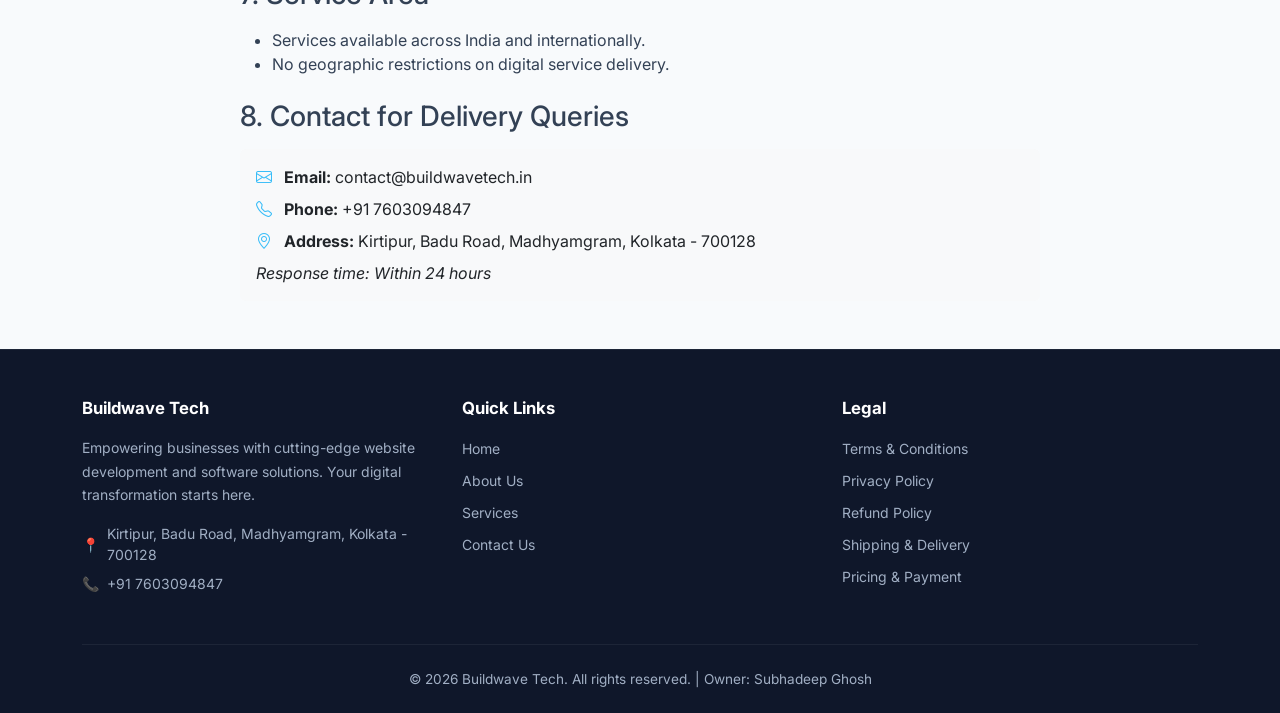
<file: shipping.html>
<!DOCTYPE html>
<html lang="en">
<head>
    <meta charset="UTF-8">
    <meta name="viewport" content="width=device-width, initial-scale=1.0">
    <title>Shipping & Delivery Policy - Buildwave Tech</title>
    <!-- Bootstrap CSS -->
    <link href="https://cdn.jsdelivr.net/npm/bootstrap@5.3.3/dist/css/bootstrap.min.css" rel="stylesheet">
    <!-- Bootstrap Icons -->
    <link href="https://cdn.jsdelivr.net/npm/bootstrap-icons@1.11.3/font/bootstrap-icons.min.css" rel="stylesheet">
    <!-- Google Fonts -->
    <link href="https://fonts.googleapis.com/css2?family=Inter:wght@400;500;600;700;800;900&display=swap" rel="stylesheet">
    <!-- Custom CSS -->
    <link href="assets/css/style.css" rel="stylesheet">
</head>
<body>

<!-- Navbar -->
<nav class="navbar navbar-expand-lg navbar-bwt sticky-top">
    <div class="container">
        <a class="navbar-brand" href="index.html">
            <img src="assets/img/bwt logo.png" alt="Buildwave Tech Logo">
            <span class="d-none d-sm-inline">Buildwave Tech</span>
        </a>
        <button class="navbar-toggler navbar-toggler-bwt" type="button" data-bs-toggle="offcanvas" data-bs-target="#mobileMenu" aria-controls="mobileMenu" aria-label="Toggle navigation">
            <span class="navbar-toggler-icon"></span>
        </button>
        <div class="collapse navbar-collapse" id="navbarNav">
            <ul class="navbar-nav ms-auto align-items-lg-center gap-1">
                <li class="nav-item"><a class="nav-link" href="index.html">Home</a></li>
                <li class="nav-item"><a class="nav-link" href="about.html">About Us</a></li>
                <li class="nav-item"><a class="nav-link" href="services.html">Services</a></li>
                <li class="nav-item"><a class="nav-link" href="contact.html">Contact</a></li>
                <li class="nav-item ms-lg-2"><a class="btn btn-quote" href="contact.html">Get Quote</a></li>
            </ul>
        </div>
    </div>
</nav>

<!-- Mobile Offcanvas Menu -->
<div class="offcanvas offcanvas-start offcanvas-bwt" tabindex="-1" id="mobileMenu" aria-labelledby="mobileMenuLabel">
    <div class="offcanvas-header">
        <div class="d-flex align-items-center gap-2">
            <img src="assets/img/bwt logo.png" alt="Logo" style="height:32px">
            <span class="text-white fw-bold fs-5">Buildwave Tech</span>
        </div>
        <button type="button" class="btn-close" data-bs-dismiss="offcanvas" aria-label="Close"></button>
    </div>
    <div class="offcanvas-body">
        <ul class="navbar-nav gap-1">
            <li class="nav-item"><a class="nav-link" href="index.html">Home</a></li>
            <li class="nav-item"><a class="nav-link" href="about.html">About Us</a></li>
            <li class="nav-item"><a class="nav-link" href="services.html">Services</a></li>
            <li class="nav-item"><a class="nav-link" href="contact.html">Contact</a></li>
        </ul>
        <div class="mt-4">
            <a class="btn btn-quote w-100 text-center" href="contact.html">Get Quote</a>
        </div>
    </div>
</div>

<div class="page-header py-5" style="background-color: #0f172a;">
    <div class="container text-center">
        <h1 class="display-4 fw-bold">Shipping &amp; Delivery Policy</h1>
        <p class="lead">Information about our service delivery process.</p>
    </div>
</div>

<section class="py-5">
    <div class="container">
        <div class="row justify-content-center">
            <div class="col-lg-10">
                <div class="legal-content">
                    <div class="mb-4">
                        <span class="badge bg-secondary">Last updated: August 16, 2026</span>
                    </div>

                    <p>Buildwave Tech is a service-based company offering digital services. No physical products are shipped. All services and deliverables are provided digitally/electronically.</p>

                    <h3 class="mt-4 mb-3">1. Nature of Services</h3>
                    <ul>
                        <li>Buildwave Tech provides digital/IT services including website development, software development, e-commerce solutions, digital marketing, graphic design, and maintenance &amp; support.</li>
                        <li>All deliverables are digital in nature and delivered electronically.</li>
                        <li>No physical goods are shipped or delivered.</li>
                    </ul>

                    <h3 class="mt-4 mb-3">2. Service Delivery Process</h3>
                    <ul>
                        <li>Upon successful payment, client receives order confirmation via email.</li>
                        <li>Project kickoff within 24-48 hours of payment confirmation.</li>
                        <li>A dedicated project manager/point of contact is assigned.</li>
                        <li>Regular progress updates provided via email.</li>
                    </ul>

                    <h3 class="mt-4 mb-3">3. Delivery Timelines</h3>
                    <ul>
                        <li><strong>Basic Website:</strong> 3-7 business days</li>
                        <li><strong>Custom Website:</strong> 7-15 business days</li>
                        <li><strong>Software/Web Application:</strong> 15-45 business days (depending on complexity)</li>
                        <li><strong>Graphic Design:</strong> 2-5 business days</li>
                        <li><strong>SEO &amp; Digital Marketing:</strong> Ongoing service, initial setup within 3-5 business days</li>
                        <li><strong>Maintenance &amp; Support:</strong> As per service agreement</li>
                        <li><em>Note: Timelines may vary based on project complexity and client responsiveness.</em></li>
                    </ul>

                    <h3 class="mt-4 mb-3">4. Mode of Delivery</h3>
                    <ul>
                        <li>Deliverables shared via email, cloud storage (Google Drive/Dropbox), or direct deployment.</li>
                        <li>Website projects: Deployed directly to client's hosting server.</li>
                        <li>Source code: Shared via GitHub/GitLab or email as agreed.</li>
                        <li>Design files: Shared via email or cloud storage.</li>
                        <li>Login credentials: Shared securely via email.</li>
                    </ul>

                    <h3 class="mt-4 mb-3">5. Delivery Confirmation</h3>
                    <ul>
                        <li>Client receives a delivery confirmation email upon completion.</li>
                        <li>Client is required to review and acknowledge delivery within 3 business days.</li>
                        <li>If no response within 3 business days, delivery is considered accepted.</li>
                    </ul>

                    <h3 class="mt-4 mb-3">6. Delays</h3>
                    <ul>
                        <li>Company strives to meet all delivery timelines.</li>
                        <li>Delays may occur due to: scope changes, client's delay in providing content/feedback, technical complexities, force majeure events.</li>
                        <li>Client will be notified of any anticipated delays.</li>
                        <li>Delays caused by client do not affect payment terms.</li>
                    </ul>

                    <h3 class="mt-4 mb-3">7. Service Area</h3>
                    <ul>
                        <li>Services available across India and internationally.</li>
                        <li>No geographic restrictions on digital service delivery.</li>
                    </ul>

                    <h3 class="mt-4 mb-3">8. Contact for Delivery Queries</h3>
                    <div class="card bg-light border-0">
                        <div class="card-body">
                            <ul class="list-unstyled mb-0">
                                <li class="mb-2"><i class="bi bi-envelope text-sky me-2"></i> <strong>Email:</strong> contact@buildwavetech.in</li>
                                <li class="mb-2"><i class="bi bi-telephone text-sky me-2"></i> <strong>Phone:</strong> +91 7603094847</li>
                                <li class="mb-2"><i class="bi bi-geo-alt text-sky me-2"></i> <strong>Address:</strong> Kirtipur, Badu Road, Madhyamgram, Kolkata - 700128</li>
                                <li><em>Response time: Within 24 hours</em></li>
                            </ul>
                        </div>
                    </div>

                </div>
            </div>
        </div>
    </div>
</section>

<!-- Footer -->
<footer class="footer-bwt">
    <div class="container">
        <div class="row g-4">
            <!-- Company Info -->
            <div class="col-md-4">
                <h5>Buildwave Tech</h5>
                <p class="mb-3" style="font-size:0.875rem;line-height:1.7">Empowering businesses with cutting-edge website development and software solutions. Your digital transformation starts here.</p>
                <div class="d-flex align-items-center gap-2 mb-2" style="font-size:0.875rem">
                    <span class="text-sky">📍</span>
                    <span>Kirtipur, Badu Road, Madhyamgram, Kolkata - 700128</span>
                </div>
                <div class="d-flex align-items-center gap-2" style="font-size:0.875rem">
                    <span class="text-sky">📞</span>
                    <span>+91 7603094847</span>
                </div>
            </div>
            <!-- Quick Links -->
            <div class="col-md-4">
                <h5>Quick Links</h5>
                <ul class="list-unstyled d-flex flex-column gap-2">
                    <li><a href="index.html">Home</a></li>
                    <li><a href="about.html">About Us</a></li>
                    <li><a href="services.html">Services</a></li>
                    <li><a href="contact.html">Contact Us</a></li>
                </ul>
            </div>
            <!-- Legal -->
            <div class="col-md-4">
                <h5>Legal</h5>
                <ul class="list-unstyled d-flex flex-column gap-2">
                    <li><a href="terms.html">Terms &amp; Conditions</a></li>
                    <li><a href="privacy.html">Privacy Policy</a></li>
                    <li><a href="refund.html">Refund Policy</a></li>
                    <li><a href="shipping.html">Shipping & Delivery</a></li>
                    <li><a href="pricing.html">Pricing & Payment</a></li>
                </ul>
            </div>
        </div>
        <div class="footer-bottom">
            <p class="mb-0">&copy; 2026 Buildwave Tech. All rights reserved. | Owner: Subhadeep Ghosh</p>
        </div>
    </div>
</footer>

<!-- Bootstrap JS -->
<script src="https://cdn.jsdelivr.net/npm/bootstrap@5.3.3/dist/js/bootstrap.bundle.min.js"></script>
</body>
</html>
</file>
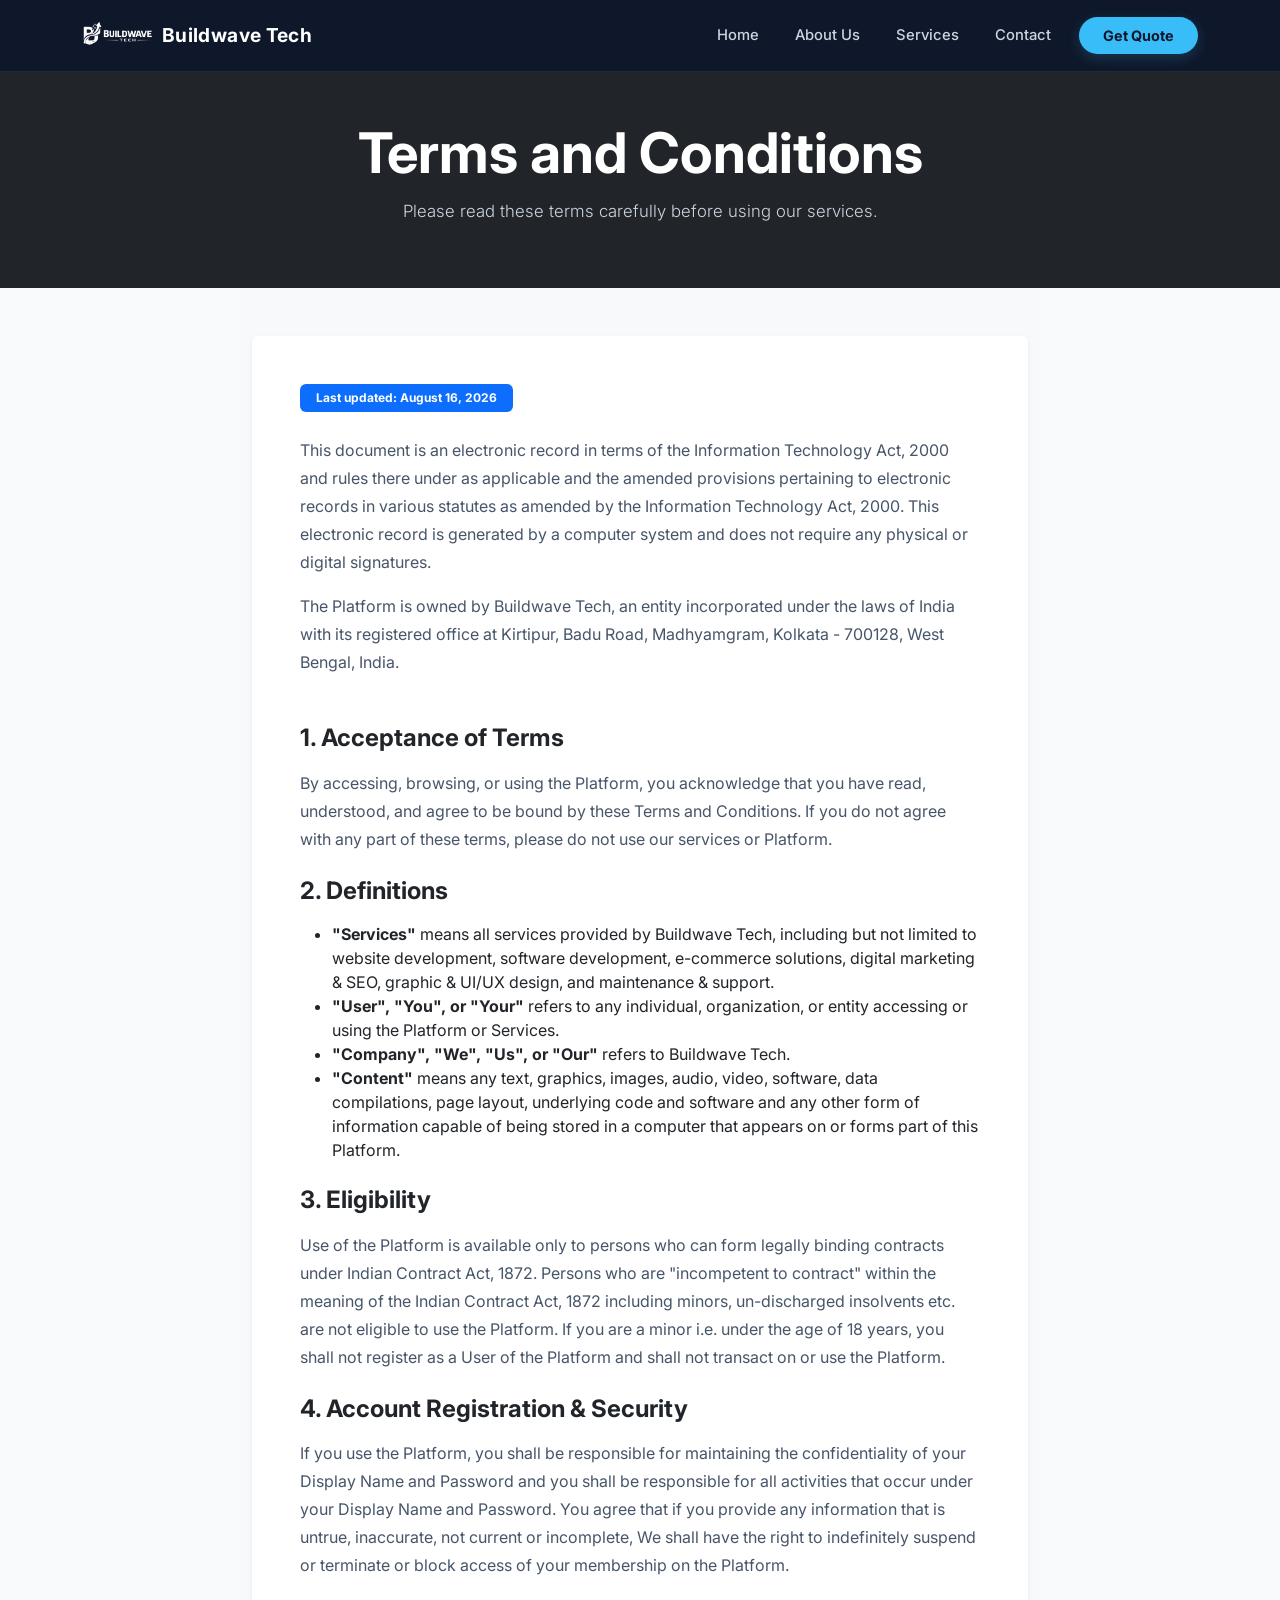
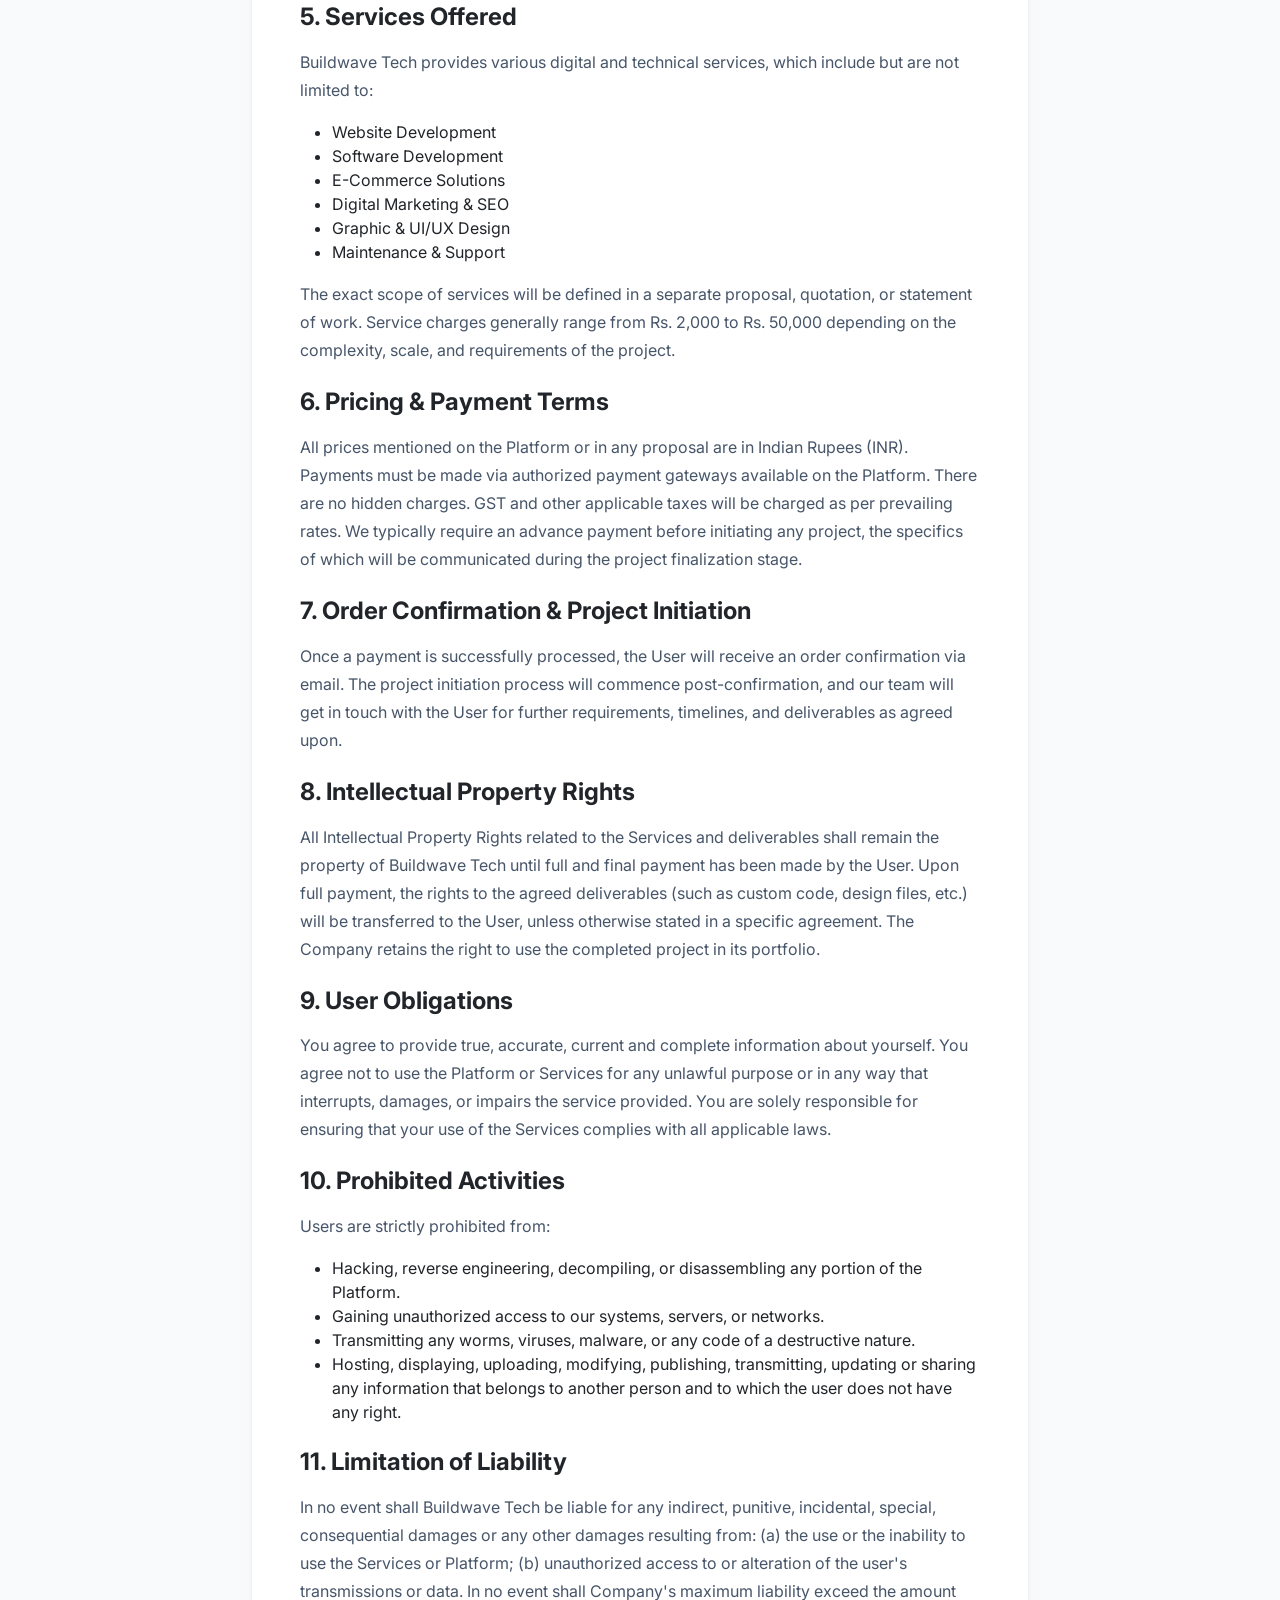
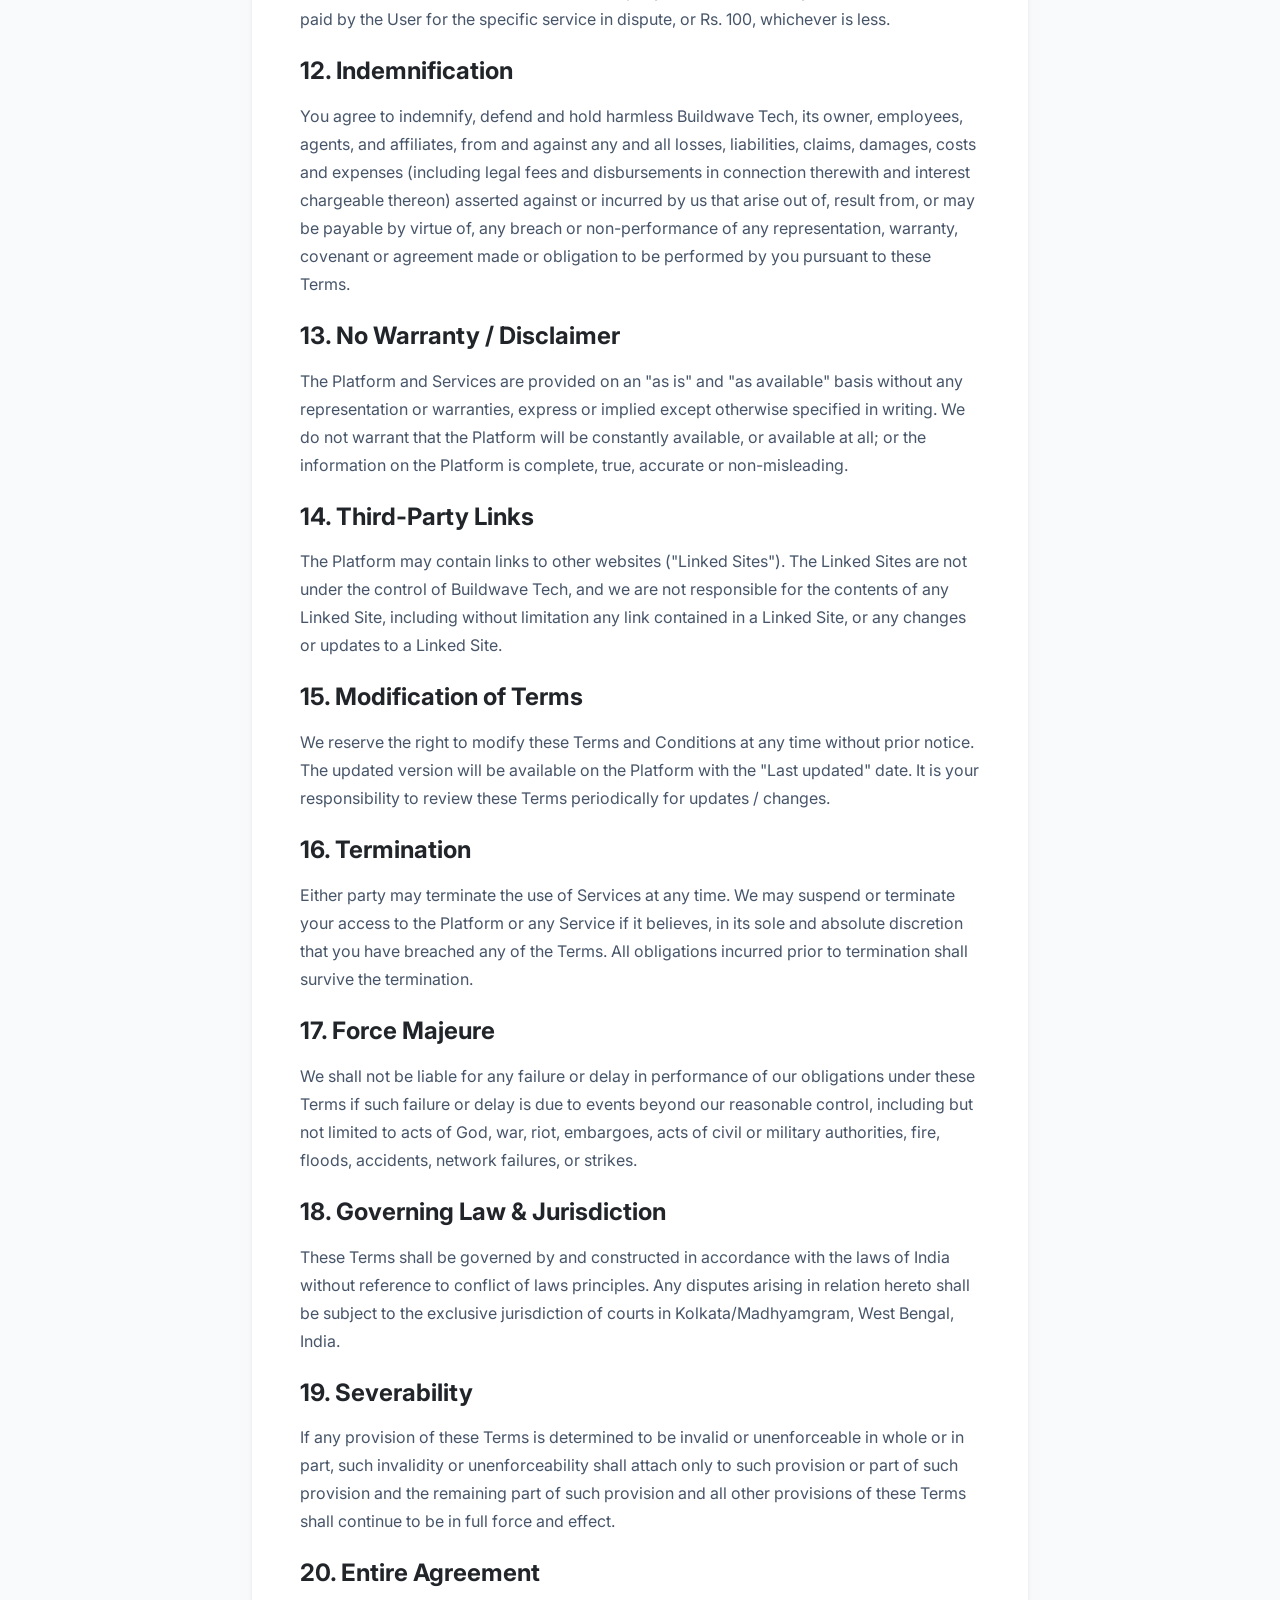
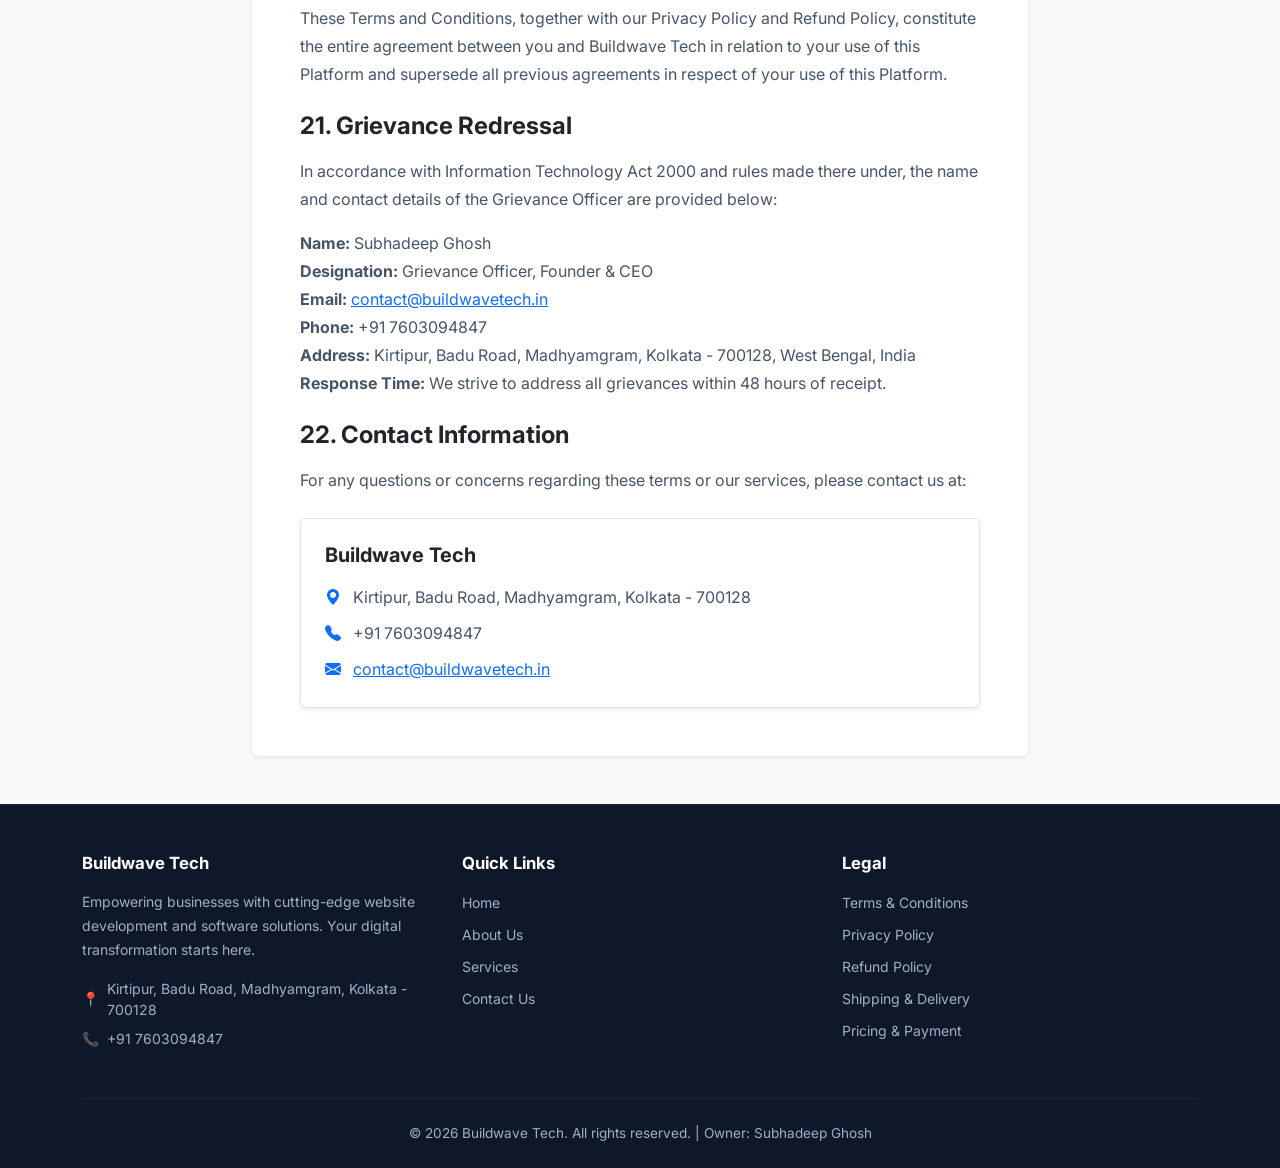
<file: terms.html>
<!DOCTYPE html>
<html lang="en">
<head>
    <meta charset="UTF-8">
    <meta name="viewport" content="width=device-width, initial-scale=1.0">
    <title>Terms and Conditions - Buildwave Tech</title>
    <!-- Bootstrap CSS -->
    <link href="https://cdn.jsdelivr.net/npm/bootstrap@5.3.3/dist/css/bootstrap.min.css" rel="stylesheet">
    <!-- Bootstrap Icons -->
    <link href="https://cdn.jsdelivr.net/npm/bootstrap-icons@1.11.3/font/bootstrap-icons.min.css" rel="stylesheet">
    <!-- Google Fonts -->
    <link href="https://fonts.googleapis.com/css2?family=Inter:wght@400;500;600;700;800;900&display=swap" rel="stylesheet">
    <!-- Custom CSS -->
    <link href="assets/css/style.css" rel="stylesheet">
</head>
<body>

<!-- Navbar -->
<nav class="navbar navbar-expand-lg navbar-bwt sticky-top">
    <div class="container">
        <a class="navbar-brand" href="index.html">
            <img src="assets/img/bwt logo.png" alt="Buildwave Tech Logo">
            <span class="d-none d-sm-inline">Buildwave Tech</span>
        </a>
        <button class="navbar-toggler navbar-toggler-bwt" type="button" data-bs-toggle="offcanvas" data-bs-target="#mobileMenu" aria-controls="mobileMenu" aria-label="Toggle navigation">
            <span class="navbar-toggler-icon"></span>
        </button>
        <div class="collapse navbar-collapse" id="navbarNav">
            <ul class="navbar-nav ms-auto align-items-lg-center gap-1">
                <li class="nav-item"><a class="nav-link" href="index.html">Home</a></li>
                <li class="nav-item"><a class="nav-link" href="about.html">About Us</a></li>
                <li class="nav-item"><a class="nav-link" href="services.html">Services</a></li>
                <li class="nav-item"><a class="nav-link" href="contact.html">Contact</a></li>
                <li class="nav-item ms-lg-2"><a class="btn btn-quote" href="contact.html">Get Quote</a></li>
            </ul>
        </div>
    </div>
</nav>

<!-- Mobile Offcanvas Menu -->
<div class="offcanvas offcanvas-start offcanvas-bwt" tabindex="-1" id="mobileMenu" aria-labelledby="mobileMenuLabel">
    <div class="offcanvas-header">
        <div class="d-flex align-items-center gap-2">
            <img src="assets/img/bwt logo.png" alt="Logo" style="height:32px">
            <span class="text-white fw-bold fs-5">Buildwave Tech</span>
        </div>
        <button type="button" class="btn-close" data-bs-dismiss="offcanvas" aria-label="Close"></button>
    </div>
    <div class="offcanvas-body">
        <ul class="navbar-nav gap-1">
            <li class="nav-item"><a class="nav-link" href="index.html">Home</a></li>
            <li class="nav-item"><a class="nav-link" href="about.html">About Us</a></li>
            <li class="nav-item"><a class="nav-link" href="services.html">Services</a></li>
            <li class="nav-item"><a class="nav-link" href="contact.html">Contact</a></li>
        </ul>
        <div class="mt-4">
            <a class="btn btn-quote w-100 text-center" href="contact.html">Get Quote</a>
        </div>
    </div>
</div>

<main>
    <section class="page-header py-5 bg-dark text-white text-center">
        <div class="container">
            <h1 class="display-4 fw-bold">Terms and Conditions</h1>
            <p class="lead">Please read these terms carefully before using our services.</p>
        </div>
    </section>

    <section class="legal-content py-5 bg-light">
        <div class="container">
            <div class="card border-0 shadow-sm">
                <div class="card-body p-4 p-md-5">
                    <div class="mb-4">
                        <span class="badge bg-primary px-3 py-2">Last updated: August 16, 2026</span>
                    </div>

                    <div class="legal-text">
                        <p>This document is an electronic record in terms of the Information Technology Act, 2000 and rules there under as applicable and the amended provisions pertaining to electronic records in various statutes as amended by the Information Technology Act, 2000. This electronic record is generated by a computer system and does not require any physical or digital signatures.</p>
                        <p>The Platform is owned by Buildwave Tech, an entity incorporated under the laws of India with its registered office at Kirtipur, Badu Road, Madhyamgram, Kolkata - 700128, West Bengal, India.</p>

                        <h4 class="mt-5 mb-3 fw-bold">1. Acceptance of Terms</h4>
                        <p>By accessing, browsing, or using the Platform, you acknowledge that you have read, understood, and agree to be bound by these Terms and Conditions. If you do not agree with any part of these terms, please do not use our services or Platform.</p>

                        <h4 class="mt-4 mb-3 fw-bold">2. Definitions</h4>
                        <ul class="mb-4">
                            <li><strong>"Services"</strong> means all services provided by Buildwave Tech, including but not limited to website development, software development, e-commerce solutions, digital marketing & SEO, graphic & UI/UX design, and maintenance & support.</li>
                            <li><strong>"User", "You", or "Your"</strong> refers to any individual, organization, or entity accessing or using the Platform or Services.</li>
                            <li><strong>"Company", "We", "Us", or "Our"</strong> refers to Buildwave Tech.</li>
                            <li><strong>"Content"</strong> means any text, graphics, images, audio, video, software, data compilations, page layout, underlying code and software and any other form of information capable of being stored in a computer that appears on or forms part of this Platform.</li>
                        </ul>

                        <h4 class="mt-4 mb-3 fw-bold">3. Eligibility</h4>
                        <p>Use of the Platform is available only to persons who can form legally binding contracts under Indian Contract Act, 1872. Persons who are "incompetent to contract" within the meaning of the Indian Contract Act, 1872 including minors, un-discharged insolvents etc. are not eligible to use the Platform. If you are a minor i.e. under the age of 18 years, you shall not register as a User of the Platform and shall not transact on or use the Platform.</p>

                        <h4 class="mt-4 mb-3 fw-bold">4. Account Registration & Security</h4>
                        <p>If you use the Platform, you shall be responsible for maintaining the confidentiality of your Display Name and Password and you shall be responsible for all activities that occur under your Display Name and Password. You agree that if you provide any information that is untrue, inaccurate, not current or incomplete, We shall have the right to indefinitely suspend or terminate or block access of your membership on the Platform.</p>

                        <h4 class="mt-4 mb-3 fw-bold">5. Services Offered</h4>
                        <p>Buildwave Tech provides various digital and technical services, which include but are not limited to:</p>
                        <ul>
                            <li>Website Development</li>
                            <li>Software Development</li>
                            <li>E-Commerce Solutions</li>
                            <li>Digital Marketing & SEO</li>
                            <li>Graphic & UI/UX Design</li>
                            <li>Maintenance & Support</li>
                        </ul>
                        <p>The exact scope of services will be defined in a separate proposal, quotation, or statement of work. Service charges generally range from Rs. 2,000 to Rs. 50,000 depending on the complexity, scale, and requirements of the project.</p>

                        <h4 class="mt-4 mb-3 fw-bold">6. Pricing & Payment Terms</h4>
                        <p>All prices mentioned on the Platform or in any proposal are in Indian Rupees (INR). Payments must be made via authorized payment gateways available on the Platform. There are no hidden charges. GST and other applicable taxes will be charged as per prevailing rates. We typically require an advance payment before initiating any project, the specifics of which will be communicated during the project finalization stage.</p>

                        <h4 class="mt-4 mb-3 fw-bold">7. Order Confirmation & Project Initiation</h4>
                        <p>Once a payment is successfully processed, the User will receive an order confirmation via email. The project initiation process will commence post-confirmation, and our team will get in touch with the User for further requirements, timelines, and deliverables as agreed upon.</p>

                        <h4 class="mt-4 mb-3 fw-bold">8. Intellectual Property Rights</h4>
                        <p>All Intellectual Property Rights related to the Services and deliverables shall remain the property of Buildwave Tech until full and final payment has been made by the User. Upon full payment, the rights to the agreed deliverables (such as custom code, design files, etc.) will be transferred to the User, unless otherwise stated in a specific agreement. The Company retains the right to use the completed project in its portfolio.</p>

                        <h4 class="mt-4 mb-3 fw-bold">9. User Obligations</h4>
                        <p>You agree to provide true, accurate, current and complete information about yourself. You agree not to use the Platform or Services for any unlawful purpose or in any way that interrupts, damages, or impairs the service provided. You are solely responsible for ensuring that your use of the Services complies with all applicable laws.</p>

                        <h4 class="mt-4 mb-3 fw-bold">10. Prohibited Activities</h4>
                        <p>Users are strictly prohibited from:</p>
                        <ul>
                            <li>Hacking, reverse engineering, decompiling, or disassembling any portion of the Platform.</li>
                            <li>Gaining unauthorized access to our systems, servers, or networks.</li>
                            <li>Transmitting any worms, viruses, malware, or any code of a destructive nature.</li>
                            <li>Hosting, displaying, uploading, modifying, publishing, transmitting, updating or sharing any information that belongs to another person and to which the user does not have any right.</li>
                        </ul>

                        <h4 class="mt-4 mb-3 fw-bold">11. Limitation of Liability</h4>
                        <p>In no event shall Buildwave Tech be liable for any indirect, punitive, incidental, special, consequential damages or any other damages resulting from: (a) the use or the inability to use the Services or Platform; (b) unauthorized access to or alteration of the user's transmissions or data. In no event shall Company's maximum liability exceed the amount paid by the User for the specific service in dispute, or Rs. 100, whichever is less.</p>

                        <h4 class="mt-4 mb-3 fw-bold">12. Indemnification</h4>
                        <p>You agree to indemnify, defend and hold harmless Buildwave Tech, its owner, employees, agents, and affiliates, from and against any and all losses, liabilities, claims, damages, costs and expenses (including legal fees and disbursements in connection therewith and interest chargeable thereon) asserted against or incurred by us that arise out of, result from, or may be payable by virtue of, any breach or non-performance of any representation, warranty, covenant or agreement made or obligation to be performed by you pursuant to these Terms.</p>

                        <h4 class="mt-4 mb-3 fw-bold">13. No Warranty / Disclaimer</h4>
                        <p>The Platform and Services are provided on an "as is" and "as available" basis without any representation or warranties, express or implied except otherwise specified in writing. We do not warrant that the Platform will be constantly available, or available at all; or the information on the Platform is complete, true, accurate or non-misleading.</p>

                        <h4 class="mt-4 mb-3 fw-bold">14. Third-Party Links</h4>
                        <p>The Platform may contain links to other websites ("Linked Sites"). The Linked Sites are not under the control of Buildwave Tech, and we are not responsible for the contents of any Linked Site, including without limitation any link contained in a Linked Site, or any changes or updates to a Linked Site.</p>

                        <h4 class="mt-4 mb-3 fw-bold">15. Modification of Terms</h4>
                        <p>We reserve the right to modify these Terms and Conditions at any time without prior notice. The updated version will be available on the Platform with the "Last updated" date. It is your responsibility to review these Terms periodically for updates / changes.</p>

                        <h4 class="mt-4 mb-3 fw-bold">16. Termination</h4>
                        <p>Either party may terminate the use of Services at any time. We may suspend or terminate your access to the Platform or any Service if it believes, in its sole and absolute discretion that you have breached any of the Terms. All obligations incurred prior to termination shall survive the termination.</p>

                        <h4 class="mt-4 mb-3 fw-bold">17. Force Majeure</h4>
                        <p>We shall not be liable for any failure or delay in performance of our obligations under these Terms if such failure or delay is due to events beyond our reasonable control, including but not limited to acts of God, war, riot, embargoes, acts of civil or military authorities, fire, floods, accidents, network failures, or strikes.</p>

                        <h4 class="mt-4 mb-3 fw-bold">18. Governing Law & Jurisdiction</h4>
                        <p>These Terms shall be governed by and constructed in accordance with the laws of India without reference to conflict of laws principles. Any disputes arising in relation hereto shall be subject to the exclusive jurisdiction of courts in Kolkata/Madhyamgram, West Bengal, India.</p>

                        <h4 class="mt-4 mb-3 fw-bold">19. Severability</h4>
                        <p>If any provision of these Terms is determined to be invalid or unenforceable in whole or in part, such invalidity or unenforceability shall attach only to such provision or part of such provision and the remaining part of such provision and all other provisions of these Terms shall continue to be in full force and effect.</p>

                        <h4 class="mt-4 mb-3 fw-bold">20. Entire Agreement</h4>
                        <p>These Terms and Conditions, together with our Privacy Policy and Refund Policy, constitute the entire agreement between you and Buildwave Tech in relation to your use of this Platform and supersede all previous agreements in respect of your use of this Platform.</p>

                        <h4 class="mt-4 mb-3 fw-bold">21. Grievance Redressal</h4>
                        <p>In accordance with Information Technology Act 2000 and rules made there under, the name and contact details of the Grievance Officer are provided below:</p>
                        <p>
                            <strong>Name:</strong> Subhadeep Ghosh<br>
                            <strong>Designation:</strong> Grievance Officer, Founder & CEO<br>
                            <strong>Email:</strong> <a href="mailto:contact@buildwavetech.in">contact@buildwavetech.in</a><br>
                            <strong>Phone:</strong> +91 7603094847<br>
                            <strong>Address:</strong> Kirtipur, Badu Road, Madhyamgram, Kolkata - 700128, West Bengal, India<br>
                            <strong>Response Time:</strong> We strive to address all grievances within 48 hours of receipt.
                        </p>

                        <h4 class="mt-4 mb-3 fw-bold">22. Contact Information</h4>
                        <p>For any questions or concerns regarding these terms or our services, please contact us at:</p>
                        
                        <div class="contact-box mt-4 p-4 bg-white border rounded shadow-sm">
                            <h5 class="fw-bold mb-3">Buildwave Tech</h5>
                            <p class="mb-2"><i class="bi bi-geo-alt-fill text-primary me-2"></i> Kirtipur, Badu Road, Madhyamgram, Kolkata - 700128</p>
                            <p class="mb-2"><i class="bi bi-telephone-fill text-primary me-2"></i> +91 7603094847</p>
                            <p class="mb-0"><i class="bi bi-envelope-fill text-primary me-2"></i> <a href="mailto:contact@buildwavetech.in">contact@buildwavetech.in</a></p>
                        </div>

                    </div>
                </div>
            </div>
        </div>
    </section>
</main>

<!-- Footer -->
<footer class="footer-bwt">
    <div class="container">
        <div class="row g-4">
            <!-- Company Info -->
            <div class="col-md-4">
                <h5>Buildwave Tech</h5>
                <p class="mb-3" style="font-size:0.875rem;line-height:1.7">Empowering businesses with cutting-edge website development and software solutions. Your digital transformation starts here.</p>
                <div class="d-flex align-items-center gap-2 mb-2" style="font-size:0.875rem">
                    <span class="text-sky">📍</span>
                    <span>Kirtipur, Badu Road, Madhyamgram, Kolkata - 700128</span>
                </div>
                <div class="d-flex align-items-center gap-2" style="font-size:0.875rem">
                    <span class="text-sky">📞</span>
                    <span>+91 7603094847</span>
                </div>
            </div>
            <!-- Quick Links -->
            <div class="col-md-4">
                <h5>Quick Links</h5>
                <ul class="list-unstyled d-flex flex-column gap-2">
                    <li><a href="index.html">Home</a></li>
                    <li><a href="about.html">About Us</a></li>
                    <li><a href="services.html">Services</a></li>
                    <li><a href="contact.html">Contact Us</a></li>
                </ul>
            </div>
            <!-- Legal -->
            <div class="col-md-4">
                <h5>Legal</h5>
                <ul class="list-unstyled d-flex flex-column gap-2">
                    <li><a href="terms.html">Terms &amp; Conditions</a></li>
                    <li><a href="privacy.html">Privacy Policy</a></li>
                    <li><a href="refund.html">Refund Policy</a></li>
                    <li><a href="shipping.html">Shipping & Delivery</a></li>
                    <li><a href="pricing.html">Pricing & Payment</a></li>
                </ul>
            </div>
        </div>
        <div class="footer-bottom">
            <p class="mb-0">&copy; 2026 Buildwave Tech. All rights reserved. | Owner: Subhadeep Ghosh</p>
        </div>
    </div>
</footer>

<!-- Bootstrap JS -->
<script src="https://cdn.jsdelivr.net/npm/bootstrap@5.3.3/dist/js/bootstrap.bundle.min.js"></script>
</body>
</html>
</file>
<file: assets/css/style.css>
/* ============================================
   Buildwave Tech – Custom Styles (Bootstrap 5)
   ============================================ */

/* --- Google Fonts --- */
@import url('https://fonts.googleapis.com/css2?family=Inter:wght@400;500;600;700;800;900&display=swap');

/* --- CSS Custom Properties --- */
:root {
  --bs-primary: #0F172A;
  --bs-secondary: #38BDF8;
  --bs-accent: #22C55E;
  --bs-dark: #1E293B;
  --bs-body-font-family: 'Inter', sans-serif;
  --transition-base: 0.3s ease;
}

/* --- Base --- */
html {
  scroll-behavior: smooth;
}

body {
  font-family: 'Inter', sans-serif;
  color: #334155;
  background-color: #f8fafc;
  -webkit-font-smoothing: antialiased;
  -moz-osx-font-smoothing: grayscale;
}

/* --- Navbar --- */
.navbar-bwt {
  background-color: var(--bs-primary);
  padding: 0.65rem 0;
  border-bottom: 1px solid rgba(255, 255, 255, 0.08);
}

.navbar-bwt .navbar-brand {
  display: flex;
  align-items: center;
  gap: 0.55rem;
  font-weight: 700;
  font-size: 1.2rem;
  color: #fff;
  letter-spacing: 0.02em;
}

.navbar-bwt .navbar-brand img {
  height: 40px;
  width: auto;
  object-fit: contain;
}

.navbar-bwt .nav-link {
  color: #cbd5e1;
  font-weight: 500;
  font-size: 0.925rem;
  padding: 0.5rem 1rem !important;
  transition: color var(--transition-base);
  position: relative;
}

.navbar-bwt .nav-link:hover,
.navbar-bwt .nav-link.active {
  color: #fff;
}

.navbar-bwt .nav-link.active::after {
  content: '';
  position: absolute;
  bottom: 0;
  left: 1rem;
  right: 1rem;
  height: 2px;
  background: var(--bs-secondary);
  border-radius: 2px;
}

.btn-quote {
  background-color: var(--bs-secondary);
  color: var(--bs-primary);
  font-weight: 700;
  border-radius: 50px;
  padding: 0.5rem 1.5rem;
  font-size: 0.9rem;
  border: none;
  box-shadow: 0 4px 14px rgba(56, 189, 248, 0.2);
  transition: all var(--transition-base);
}

.btn-quote:hover {
  background-color: #7dd3fc;
  color: var(--bs-primary);
  transform: translateY(-1px);
  box-shadow: 0 6px 20px rgba(56, 189, 248, 0.3);
}

.navbar-toggler-bwt {
  border: 1px solid rgba(255, 255, 255, 0.15);
  padding: 0.35rem 0.6rem;
  border-radius: 6px;
}

.navbar-toggler-bwt .navbar-toggler-icon {
  background-image: url("data:image/svg+xml,%3csvg xmlns='http://www.w3.org/2000/svg' viewBox='0 0 30 30'%3e%3cpath stroke='rgba%28203,213,225,1%29' stroke-linecap='round' stroke-miterlimit='10' stroke-width='2' d='M4 7h22M4 15h22M4 23h22'/%3e%3c/svg%3e");
}

/* --- Mobile offcanvas --- */
.offcanvas-bwt {
  background-color: var(--bs-primary);
  max-width: 280px;
}

.offcanvas-bwt .offcanvas-header {
  border-bottom: 1px solid rgba(255, 255, 255, 0.06);
  padding: 1rem 1.25rem;
}

.offcanvas-bwt .btn-close {
  filter: invert(1) grayscale(1) brightness(2);
}

.offcanvas-bwt .nav-link {
  color: #cbd5e1;
  font-weight: 500;
  padding: 0.65rem 1rem;
  border-radius: 6px;
  transition: all var(--transition-base);
}

.offcanvas-bwt .nav-link:hover,
.offcanvas-bwt .nav-link.active {
  color: #fff;
  background-color: rgba(255, 255, 255, 0.06);
}

/* --- Hero Section --- */
.hero-section {
  background-color: var(--bs-primary);
  position: relative;
  overflow: hidden;
  padding: 5rem 0 4.5rem;
}

.hero-section::before {
  content: '';
  position: absolute;
  inset: 0;
  background: url('https://images.unsplash.com/photo-1550751827-4bd374c3f58b?auto=format&fit=crop&q=80') center / cover no-repeat;
  opacity: 0.08;
  pointer-events: none;
}

.hero-section h1 {
  font-weight: 800;
  letter-spacing: -0.02em;
  line-height: 1.15;
}

.text-sky {
  color: var(--bs-secondary);
}

.text-accent {
  color: var(--bs-accent);
}

.bg-primary-custom {
  background-color: var(--bs-primary);
}

.bg-dark-custom {
  background-color: var(--bs-dark);
}

/* --- Buttons --- */
.btn-sky {
  background-color: var(--bs-secondary);
  color: var(--bs-primary);
  font-weight: 700;
  border: none;
  box-shadow: 0 4px 14px rgba(56, 189, 248, 0.25);
  transition: all var(--transition-base);
}

.btn-sky:hover {
  background-color: #7dd3fc;
  color: var(--bs-primary);
  transform: translateY(-1px);
  box-shadow: 0 6px 20px rgba(56, 189, 248, 0.35);
}

.btn-outline-light-custom {
  border: 1px solid rgba(255, 255, 255, 0.2);
  color: #fff;
  font-weight: 600;
  transition: all var(--transition-base);
}

.btn-outline-light-custom:hover {
  background-color: rgba(255, 255, 255, 0.06);
  color: #fff;
  border-color: rgba(255, 255, 255, 0.35);
}

.btn-dark-custom {
  background-color: var(--bs-primary);
  color: #fff;
  font-weight: 700;
  border: none;
  transition: all var(--transition-base);
}

.btn-dark-custom:hover {
  background-color: var(--bs-dark);
  color: #fff;
  transform: translateY(-1px);
}

/* --- Service Cards --- */
.service-card {
  background: #fff;
  border-radius: 1rem;
  padding: 2rem;
  border-top: 4px solid transparent;
  box-shadow: 0 1px 3px rgba(0, 0, 0, 0.06);
  transition: all var(--transition-base);
}

.service-card:hover {
  transform: translateY(-6px);
  box-shadow: 0 20px 40px rgba(0, 0, 0, 0.1);
}

.service-card .icon-box {
  width: 56px;
  height: 56px;
  border-radius: 12px;
  display: flex;
  align-items: center;
  justify-content: center;
  margin-bottom: 1.25rem;
  transition: all var(--transition-base);
  font-size: 1.5rem;
}

.service-card:hover .icon-box {
  transform: scale(1.05);
}

.service-card .check-item {
  display: flex;
  align-items: center;
  gap: 0.5rem;
  font-size: 0.875rem;
  color: #475569;
  margin-bottom: 0.5rem;
}

/* --- Section Titles --- */
.section-label {
  font-size: 0.8rem;
  font-weight: 700;
  text-transform: uppercase;
  letter-spacing: 0.1em;
  color: var(--bs-secondary);
  margin-bottom: 0.5rem;
}

.section-title {
  font-size: 2rem;
  font-weight: 800;
  color: var(--bs-primary);
  letter-spacing: -0.01em;
}

/* --- Why Choose Us --- */
.why-section {
  background-color: #0f172a;
  color: #fff;
}

.check-circle {
  width: 24px;
  height: 24px;
  min-width: 24px;
  background-color: var(--bs-accent);
  border-radius: 50%;
  display: flex;
  align-items: center;
  justify-content: center;
}

.check-circle svg {
  width: 14px;
  height: 14px;
}

/* --- Process Steps --- */
.step-circle {
  width: 64px;
  height: 64px;
  border-radius: 50%;
  display: flex;
  align-items: center;
  justify-content: center;
  font-size: 1.5rem;
  font-weight: 700;
  margin: 0 auto 1rem;
}

.step-circle-filled {
  background-color: var(--bs-secondary);
  color: var(--bs-primary);
  box-shadow: 0 0 20px rgba(56, 189, 248, 0.5);
}

.step-circle-outline {
  background-color: transparent;
  color: #fff;
  border: 2px solid var(--bs-secondary);
}

.step-circle-accent {
  background-color: var(--bs-accent);
  color: #fff;
  box-shadow: 0 0 20px rgba(34, 197, 94, 0.5);
}

/* --- Tech Badges --- */
.tech-badge {
  display: inline-block;
  padding: 0.4rem 1.25rem;
  border-radius: 50px;
  font-weight: 600;
  font-size: 0.875rem;
  border: 1px solid #e2e8f0;
  background: #f1f5f9;
  color: #475569;
  transition: all var(--transition-base);
}

.tech-badge:hover {
  transform: translateY(-2px);
  box-shadow: 0 4px 12px rgba(0, 0, 0, 0.06);
}

/* --- CTA Section --- */
.cta-section-sky {
  background-color: var(--bs-secondary);
}

.cta-section-sky h2 {
  color: var(--bs-primary);
  font-weight: 800;
}

.cta-section-sky p {
  color: #1e293b;
}

/* --- Footer --- */
.footer-bwt {
  background-color: var(--bs-primary);
  color: #a1afc4;
  border-top: 1px solid rgba(255, 255, 255, 0.06);
  padding: 3rem 0 0;
}

.footer-bwt h5 {
  color: #fff;
  font-weight: 700;
  font-size: 1.05rem;
  margin-bottom: 1.1rem;
}

.footer-bwt a {
  color: #a1afc4;
  text-decoration: none;
  transition: color var(--transition-base);
  font-size: 0.875rem;
}

.footer-bwt a:hover {
  color: var(--bs-secondary);
}

.footer-bwt .footer-bottom {
  border-top: 1px solid rgba(255, 255, 255, 0.06);
  padding: 1.5rem 0;
  margin-top: 2.5rem;
  font-size: 0.85rem;
  text-align: center;
}

/* --- Page Headers --- */
.page-header {
  background-color: var(--bs-primary);
  padding: 4rem 0;
  text-align: center;
}

.page-header h1 {
  color: #fff;
  font-weight: 800;
  margin-bottom: 0.75rem;
}

.page-header p {
  color: #cbd5e1;
  font-size: 1.05rem;
}

/* --- Legal / Policy Pages --- */
.legal-content {
  max-width: 800px;
  margin: 0 auto;
}

.legal-content h2 {
  font-size: 1.2rem;
  font-weight: 700;
  color: var(--bs-primary);
  margin-top: 2rem;
  margin-bottom: 0.5rem;
}

.legal-content p {
  color: #475569;
  line-height: 1.75;
  margin-bottom: 1rem;
}

.legal-content .date-badge {
  display: inline-block;
  background: #f1f5f9;
  color: #475569;
  padding: 0.3rem 1rem;
  border-radius: 50px;
  font-size: 0.85rem;
  font-weight: 600;
  margin-bottom: 2rem;
}

.legal-content .contact-box {
  background: #f8fafc;
  border-left: 4px solid var(--bs-secondary);
  padding: 1.5rem;
  border-radius: 0 8px 8px 0;
  margin-top: 2rem;
}

/* --- Contact Form --- */
.form-control:focus {
  border-color: var(--bs-secondary);
  box-shadow: 0 0 0 0.2rem rgba(56, 189, 248, 0.15);
}

/* --- Utilities --- */
.rounded-2 {
  border-radius: 1rem !important;
}

.rounded-3 {
  border-radius: 1.5rem !important;
}

.shadow-soft {
  box-shadow: 0 4px 24px rgba(0, 0, 0, 0.06);
}

.bg-slate-50 {
  background-color: #f8fafc;
}

/* --- Responsive --- */
@media (max-width: 767.98px) {
  .hero-section {
    padding: 3rem 0 2.5rem;
  }
  .hero-section h1 {
    font-size: 2rem;
  }
  .section-title {
    font-size: 1.5rem;
  }
  .service-card {
    padding: 1.5rem;
  }
}
</file>
